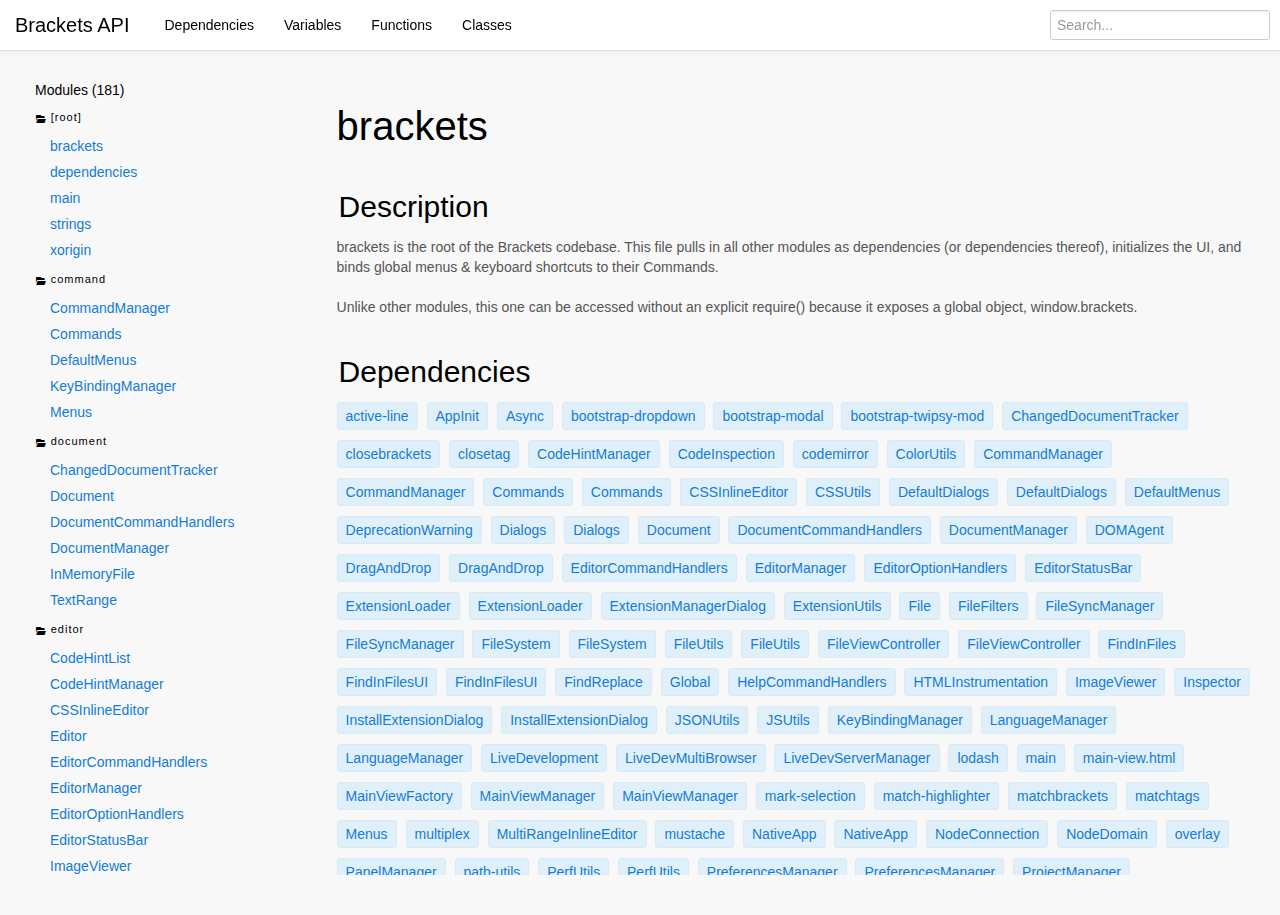
<file: brackets.io/docs/index.html>
<!DOCTYPE html>
<html>
  <head>
  <title>Redirecting...</title>
  <link rel="canonical" href="current/index.html"/>
  <meta http-equiv="content-type" content="text/html; charset=utf-8" />
  <meta http-equiv="refresh" content="0; url=current/modules/brackets.html" />
</head>

<body>
  <p><strong>Redirecting...</strong></p>
  <p><a href="current/index.html">Click here if you are not redirected.</a></p>
  <script>
    document.location.href = "current/modules/brackets.html";
  </script>
</body>
</html>
</file>
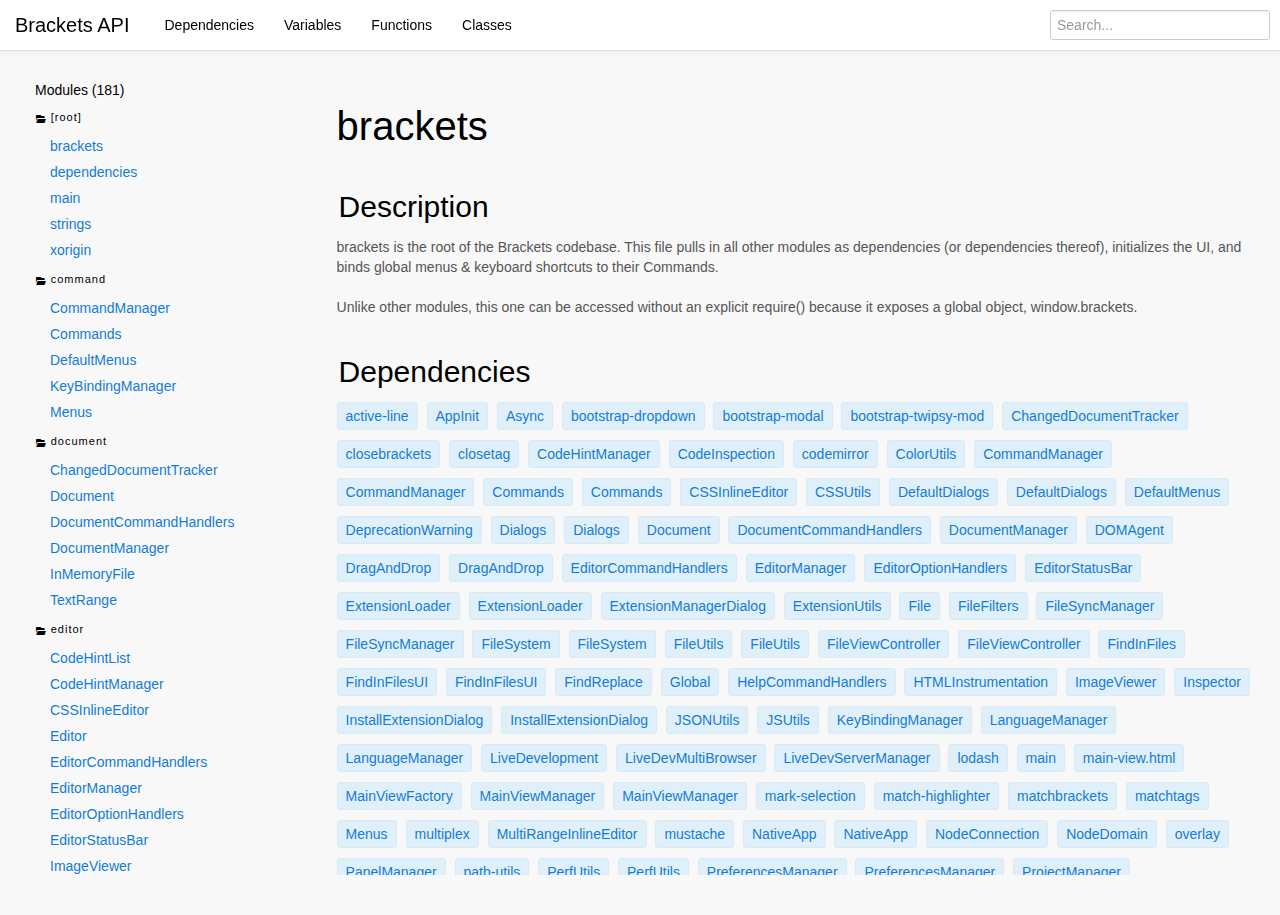
<file: brackets.io/docs/current/modules/brackets.html>
<!DOCTYPE html>
<html lang="en">
  <head>
    <title>brackets - Brackets API</title>
    <link rel="stylesheet" href="../assets/css/bootstrap.css">
    <link rel="stylesheet" href="../assets/css/typeahead.js-bootstrap.css">
    <link rel="stylesheet" href="../assets/css/font-awesome.css">
    <link rel="stylesheet" href="../assets/css/prism.css">
    <link rel="stylesheet" href="../assets/css/main.css">
    <!--[if IE 7]>
    <link rel="stylesheet" href="../assets/css/font-awesome-ie7.css">
    <![endif]-->
    <script type="text/javascript" src="../assets/js/jquery-1.9.1.js"></script>
    <script type="text/javascript" src="../assets/js/bootstrap.js"></script>
    <script type="text/javascript" src="../assets/js/typeahead.js"></script>
    <script type="text/javascript" src="../assets/js/main.js"></script>
    <script src="http://use.edgefonts.net/source-sans-pro:n3,i3,n4,i4;source-code-pro.js"></script>

    <!-- Control the Flash of Unstyled Text (or FOUT) -->
    <style type="text/css">
        .wf-loading h1, .wf-loading h2, .wf-loading h3, .wf-loading h4,
        .wf-loading h5, .wf-loading h6, .wf-loading p, .wf-loading a {
            visibility: hidden;
        }
    </style>
    
    <script>
      window.moduleLevel = "..";
    </script>
  </head>
  
  <body>
    <div class="row-fluid">
      <div class="navbar navbar-inverse navbar-fixed-top">
        <div class="navbar-inner">
          <div class="container">
            <a class="brand" href="../index.html">Brackets API</a>
            <div class="nav-collapse collapse">
              <ul class="nav">
                <li><a href="#dependencies">Dependencies</a></li>
                <li><a href="#variables">Variables</a></li>
                <li><a href="#functions">Functions</a></li>
                <li><a href="#classes">Classes</a></li>
              </ul>
            </div>
            <input class="typeahead" placeholder="Search..." type="text" >
          </div>
        </div>
      </div>    </div>
    <div class="container-fluid">
      <div class="row-fluid">
        <div class="span3">
          <div class="left-section">
            <h2 class="number-of-modules">Modules (181)</h2>
            <ul class="nav nav-list package-list">
              <li class="nav-header">
                <a href="javascript:;" class="toggle-package" data-package="package_"><i class="icon-folder-open"></i>[root]</a>
              </li>
            </ul>
            <ul id="package_" class="nav nav-list">
              <li><a href="../modules/brackets.html">brackets</a></li>
              <li><a href="../modules/dependencies.html">dependencies</a></li>
              <li><a href="../modules/main.html">main</a></li>
              <li><a href="../modules/strings.html">strings</a></li>
              <li><a href="../modules/xorigin.html">xorigin</a></li>
            </ul>
            <ul class="nav nav-list package-list">
              <li class="nav-header">
                <a href="javascript:;" class="toggle-package" data-package="package_command"><i class="icon-folder-open"></i>command</a>
              </li>
            </ul>
            <ul id="package_command" class="nav nav-list">
              <li><a href="../modules/command/CommandManager.html">CommandManager</a></li>
              <li><a href="../modules/command/Commands.html">Commands</a></li>
              <li><a href="../modules/command/DefaultMenus.html">DefaultMenus</a></li>
              <li><a href="../modules/command/KeyBindingManager.html">KeyBindingManager</a></li>
              <li><a href="../modules/command/Menus.html">Menus</a></li>
            </ul>
            <ul class="nav nav-list package-list">
              <li class="nav-header">
                <a href="javascript:;" class="toggle-package" data-package="package_document"><i class="icon-folder-open"></i>document</a>
              </li>
            </ul>
            <ul id="package_document" class="nav nav-list">
              <li><a href="../modules/document/ChangedDocumentTracker.html">ChangedDocumentTracker</a></li>
              <li><a href="../modules/document/Document.html">Document</a></li>
              <li><a href="../modules/document/DocumentCommandHandlers.html">DocumentCommandHandlers</a></li>
              <li><a href="../modules/document/DocumentManager.html">DocumentManager</a></li>
              <li><a href="../modules/document/InMemoryFile.html">InMemoryFile</a></li>
              <li><a href="../modules/document/TextRange.html">TextRange</a></li>
            </ul>
            <ul class="nav nav-list package-list">
              <li class="nav-header">
                <a href="javascript:;" class="toggle-package" data-package="package_editor"><i class="icon-folder-open"></i>editor</a>
              </li>
            </ul>
            <ul id="package_editor" class="nav nav-list">
              <li><a href="../modules/editor/CodeHintList.html">CodeHintList</a></li>
              <li><a href="../modules/editor/CodeHintManager.html">CodeHintManager</a></li>
              <li><a href="../modules/editor/CSSInlineEditor.html">CSSInlineEditor</a></li>
              <li><a href="../modules/editor/Editor.html">Editor</a></li>
              <li><a href="../modules/editor/EditorCommandHandlers.html">EditorCommandHandlers</a></li>
              <li><a href="../modules/editor/EditorManager.html">EditorManager</a></li>
              <li><a href="../modules/editor/EditorOptionHandlers.html">EditorOptionHandlers</a></li>
              <li><a href="../modules/editor/EditorStatusBar.html">EditorStatusBar</a></li>
              <li><a href="../modules/editor/ImageViewer.html">ImageViewer</a></li>
              <li><a href="../modules/editor/InlineTextEditor.html">InlineTextEditor</a></li>
              <li><a href="../modules/editor/InlineWidget.html">InlineWidget</a></li>
              <li><a href="../modules/editor/MultiRangeInlineEditor.html">MultiRangeInlineEditor</a></li>
            </ul>
            <ul class="nav nav-list package-list">
              <li class="nav-header">
                <a href="javascript:;" class="toggle-package" data-package="package_extensibility"><i class="icon-folder-open"></i>extensibility</a>
              </li>
            </ul>
            <ul id="package_extensibility" class="nav nav-list">
              <li><a href="../modules/extensibility/ExtensionManager.html">ExtensionManager</a></li>
              <li><a href="../modules/extensibility/ExtensionManagerDialog.html">ExtensionManagerDialog</a></li>
              <li><a href="../modules/extensibility/ExtensionManagerView.html">ExtensionManagerView</a></li>
              <li><a href="../modules/extensibility/ExtensionManagerViewModel.html">ExtensionManagerViewModel</a></li>
              <li><a href="../modules/extensibility/InstallExtensionDialog.html">InstallExtensionDialog</a></li>
              <li><a href="../modules/extensibility/Package.html">Package</a></li>
              <li><a href="../modules/extensibility/registry_utils.html">registry_utils</a></li>
            </ul>
            <ul class="nav nav-list package-list">
              <li class="nav-header">
                <a href="javascript:;" class="toggle-package" data-package="package_file"><i class="icon-folder-open"></i>file</a>
              </li>
            </ul>
            <ul id="package_file" class="nav nav-list">
              <li><a href="../modules/file/FileUtils.html">FileUtils</a></li>
            </ul>
            <ul class="nav nav-list package-list">
              <li class="nav-header">
                <a href="javascript:;" class="toggle-package" data-package="package_filesystem"><i class="icon-folder-open"></i>filesystem</a>
              </li>
            </ul>
            <ul id="package_filesystem" class="nav nav-list">
              <li><a href="../modules/filesystem/Directory.html">Directory</a></li>
              <li><a href="../modules/filesystem/File.html">File</a></li>
              <li><a href="../modules/filesystem/FileIndex.html">FileIndex</a></li>
              <li><a href="../modules/filesystem/FileSystem.html">FileSystem</a></li>
              <li><a href="../modules/filesystem/FileSystemEntry.html">FileSystemEntry</a></li>
              <li><a href="../modules/filesystem/FileSystemError.html">FileSystemError</a></li>
              <li><a href="../modules/filesystem/FileSystemStats.html">FileSystemStats</a></li>
              <li><a href="../modules/filesystem/WatchedRoot.html">WatchedRoot</a></li>
            </ul>
            <ul class="nav nav-list package-list">
              <li class="nav-header">
                <a href="javascript:;" class="toggle-package" data-package="package_filesystem_impls_appshell"><i class="icon-folder-open"></i>filesystem&#x2F;impls&#x2F;appshell</a>
              </li>
            </ul>
            <ul id="package_filesystem_impls_appshell" class="nav nav-list">
              <li><a href="../modules/filesystem/impls/appshell/AppshellFileSystem.html">AppshellFileSystem</a></li>
            </ul>
            <ul class="nav nav-list package-list">
              <li class="nav-header">
                <a href="javascript:;" class="toggle-package" data-package="package_filesystem_impls_appshell_node"><i class="icon-folder-open"></i>filesystem&#x2F;impls&#x2F;appshell&#x2F;node</a>
              </li>
            </ul>
            <ul id="package_filesystem_impls_appshell_node" class="nav nav-list">
              <li><a href="../modules/filesystem/impls/appshell/node/ChokidarWatcher.html">ChokidarWatcher</a></li>
              <li><a href="../modules/filesystem/impls/appshell/node/CSharpWatcher.html">CSharpWatcher</a></li>
              <li><a href="../modules/filesystem/impls/appshell/node/FileWatcherDomain.html">FileWatcherDomain</a></li>
              <li><a href="../modules/filesystem/impls/appshell/node/FileWatcherManager.html">FileWatcherManager</a></li>
            </ul>
            <ul class="nav nav-list package-list">
              <li class="nav-header">
                <a href="javascript:;" class="toggle-package" data-package="package_help"><i class="icon-folder-open"></i>help</a>
              </li>
            </ul>
            <ul id="package_help" class="nav nav-list">
              <li><a href="../modules/help/HelpCommandHandlers.html">HelpCommandHandlers</a></li>
            </ul>
            <ul class="nav nav-list package-list">
              <li class="nav-header">
                <a href="javascript:;" class="toggle-package" data-package="package_language"><i class="icon-folder-open"></i>language</a>
              </li>
            </ul>
            <ul id="package_language" class="nav nav-list">
              <li><a href="../modules/language/CodeInspection.html">CodeInspection</a></li>
              <li><a href="../modules/language/CSSUtils.html">CSSUtils</a></li>
              <li><a href="../modules/language/HTMLDOMDiff.html">HTMLDOMDiff</a></li>
              <li><a href="../modules/language/HTMLInstrumentation.html">HTMLInstrumentation</a></li>
              <li><a href="../modules/language/HTMLSimpleDOM.html">HTMLSimpleDOM</a></li>
              <li><a href="../modules/language/HTMLTokenizer.html">HTMLTokenizer</a></li>
              <li><a href="../modules/language/HTMLUtils.html">HTMLUtils</a></li>
              <li><a href="../modules/language/JSONUtils.html">JSONUtils</a></li>
              <li><a href="../modules/language/JSUtils.html">JSUtils</a></li>
              <li><a href="../modules/language/LanguageManager.html">LanguageManager</a></li>
              <li><a href="../modules/language/XMLUtils.html">XMLUtils</a></li>
            </ul>
            <ul class="nav nav-list package-list">
              <li class="nav-header">
                <a href="javascript:;" class="toggle-package" data-package="package_LiveDevelopment_Agents"><i class="icon-folder-open"></i>LiveDevelopment&#x2F;Agents</a>
              </li>
            </ul>
            <ul id="package_LiveDevelopment_Agents" class="nav nav-list">
              <li><a href="../modules/LiveDevelopment/Agents/ConsoleAgent.html">ConsoleAgent</a></li>
              <li><a href="../modules/LiveDevelopment/Agents/CSSAgent.html">CSSAgent</a></li>
              <li><a href="../modules/LiveDevelopment/Agents/DOMAgent.html">DOMAgent</a></li>
              <li><a href="../modules/LiveDevelopment/Agents/DOMHelpers.html">DOMHelpers</a></li>
              <li><a href="../modules/LiveDevelopment/Agents/DOMNode.html">DOMNode</a></li>
              <li><a href="../modules/LiveDevelopment/Agents/EditAgent.html">EditAgent</a></li>
              <li><a href="../modules/LiveDevelopment/Agents/GotoAgent.html">GotoAgent</a></li>
              <li><a href="../modules/LiveDevelopment/Agents/HighlightAgent.html">HighlightAgent</a></li>
              <li><a href="../modules/LiveDevelopment/Agents/NetworkAgent.html">NetworkAgent</a></li>
              <li><a href="../modules/LiveDevelopment/Agents/RemoteAgent.html">RemoteAgent</a></li>
              <li><a href="../modules/LiveDevelopment/Agents/RemoteFunctions.html">RemoteFunctions</a></li>
              <li><a href="../modules/LiveDevelopment/Agents/ScriptAgent.html">ScriptAgent</a></li>
            </ul>
            <ul class="nav nav-list package-list">
              <li class="nav-header">
                <a href="javascript:;" class="toggle-package" data-package="package_LiveDevelopment_Documents"><i class="icon-folder-open"></i>LiveDevelopment&#x2F;Documents</a>
              </li>
            </ul>
            <ul id="package_LiveDevelopment_Documents" class="nav nav-list">
              <li><a href="../modules/LiveDevelopment/Documents/CSSDocument.html">CSSDocument</a></li>
              <li><a href="../modules/LiveDevelopment/Documents/CSSPreprocessorDocument.html">CSSPreprocessorDocument</a></li>
              <li><a href="../modules/LiveDevelopment/Documents/HTMLDocument.html">HTMLDocument</a></li>
              <li><a href="../modules/LiveDevelopment/Documents/JSDocument.html">JSDocument</a></li>
            </ul>
            <ul class="nav nav-list package-list">
              <li class="nav-header">
                <a href="javascript:;" class="toggle-package" data-package="package_LiveDevelopment_Inspector"><i class="icon-folder-open"></i>LiveDevelopment&#x2F;Inspector</a>
              </li>
            </ul>
            <ul id="package_LiveDevelopment_Inspector" class="nav nav-list">
              <li><a href="../modules/LiveDevelopment/Inspector/Inspector.html">Inspector</a></li>
            </ul>
            <ul class="nav nav-list package-list">
              <li class="nav-header">
                <a href="javascript:;" class="toggle-package" data-package="package_LiveDevelopment"><i class="icon-folder-open"></i>LiveDevelopment</a>
              </li>
            </ul>
            <ul id="package_LiveDevelopment" class="nav nav-list">
              <li><a href="../modules/LiveDevelopment/LiveDevelopment.html">LiveDevelopment</a></li>
              <li><a href="../modules/LiveDevelopment/LiveDevelopmentUtils.html">LiveDevelopmentUtils</a></li>
              <li><a href="../modules/LiveDevelopment/LiveDevMultiBrowser.html">LiveDevMultiBrowser</a></li>
              <li><a href="../modules/LiveDevelopment/LiveDevServerManager.html">LiveDevServerManager</a></li>
              <li><a href="../modules/LiveDevelopment/main.html">main</a></li>
            </ul>
            <ul class="nav nav-list package-list">
              <li class="nav-header">
                <a href="javascript:;" class="toggle-package" data-package="package_LiveDevelopment_MultiBrowserImpl_documents"><i class="icon-folder-open"></i>LiveDevelopment&#x2F;MultiBrowserImpl&#x2F;documents</a>
              </li>
            </ul>
            <ul id="package_LiveDevelopment_MultiBrowserImpl_documents" class="nav nav-list">
              <li><a href="../modules/LiveDevelopment/MultiBrowserImpl/documents/LiveCSSDocument.html">LiveCSSDocument</a></li>
              <li><a href="../modules/LiveDevelopment/MultiBrowserImpl/documents/LiveDocument.html">LiveDocument</a></li>
              <li><a href="../modules/LiveDevelopment/MultiBrowserImpl/documents/LiveHTMLDocument.html">LiveHTMLDocument</a></li>
            </ul>
            <ul class="nav nav-list package-list">
              <li class="nav-header">
                <a href="javascript:;" class="toggle-package" data-package="package_LiveDevelopment_MultiBrowserImpl_language"><i class="icon-folder-open"></i>LiveDevelopment&#x2F;MultiBrowserImpl&#x2F;language</a>
              </li>
            </ul>
            <ul id="package_LiveDevelopment_MultiBrowserImpl_language" class="nav nav-list">
              <li><a href="../modules/LiveDevelopment/MultiBrowserImpl/language/HTMLInstrumentation.html">HTMLInstrumentation</a></li>
              <li><a href="../modules/LiveDevelopment/MultiBrowserImpl/language/HTMLSimpleDOM.html">HTMLSimpleDOM</a></li>
            </ul>
            <ul class="nav nav-list package-list">
              <li class="nav-header">
                <a href="javascript:;" class="toggle-package" data-package="package_LiveDevelopment_MultiBrowserImpl_launchers"><i class="icon-folder-open"></i>LiveDevelopment&#x2F;MultiBrowserImpl&#x2F;launchers</a>
              </li>
            </ul>
            <ul id="package_LiveDevelopment_MultiBrowserImpl_launchers" class="nav nav-list">
              <li><a href="../modules/LiveDevelopment/MultiBrowserImpl/launchers/Launcher.html">Launcher</a></li>
            </ul>
            <ul class="nav nav-list package-list">
              <li class="nav-header">
                <a href="javascript:;" class="toggle-package" data-package="package_LiveDevelopment_MultiBrowserImpl_launchers_node"><i class="icon-folder-open"></i>LiveDevelopment&#x2F;MultiBrowserImpl&#x2F;launchers&#x2F;node</a>
              </li>
            </ul>
            <ul id="package_LiveDevelopment_MultiBrowserImpl_launchers_node" class="nav nav-list">
              <li><a href="../modules/LiveDevelopment/MultiBrowserImpl/launchers/node/LauncherDomain.html">LauncherDomain</a></li>
            </ul>
            <ul class="nav nav-list package-list">
              <li class="nav-header">
                <a href="javascript:;" class="toggle-package" data-package="package_LiveDevelopment_MultiBrowserImpl_protocol"><i class="icon-folder-open"></i>LiveDevelopment&#x2F;MultiBrowserImpl&#x2F;protocol</a>
              </li>
            </ul>
            <ul id="package_LiveDevelopment_MultiBrowserImpl_protocol" class="nav nav-list">
              <li><a href="../modules/LiveDevelopment/MultiBrowserImpl/protocol/LiveDevProtocol.html">LiveDevProtocol</a></li>
            </ul>
            <ul class="nav nav-list package-list">
              <li class="nav-header">
                <a href="javascript:;" class="toggle-package" data-package="package_LiveDevelopment_MultiBrowserImpl_protocol_remote"><i class="icon-folder-open"></i>LiveDevelopment&#x2F;MultiBrowserImpl&#x2F;protocol&#x2F;remote</a>
              </li>
            </ul>
            <ul id="package_LiveDevelopment_MultiBrowserImpl_protocol_remote" class="nav nav-list">
              <li><a href="../modules/LiveDevelopment/MultiBrowserImpl/protocol/remote/DocumentObserver.html">DocumentObserver</a></li>
              <li><a href="../modules/LiveDevelopment/MultiBrowserImpl/protocol/remote/LiveDevProtocolRemote.html">LiveDevProtocolRemote</a></li>
            </ul>
            <ul class="nav nav-list package-list">
              <li class="nav-header">
                <a href="javascript:;" class="toggle-package" data-package="package_LiveDevelopment_MultiBrowserImpl_transports_node"><i class="icon-folder-open"></i>LiveDevelopment&#x2F;MultiBrowserImpl&#x2F;transports&#x2F;node</a>
              </li>
            </ul>
            <ul id="package_LiveDevelopment_MultiBrowserImpl_transports_node" class="nav nav-list">
              <li><a href="../modules/LiveDevelopment/MultiBrowserImpl/transports/node/NodeSocketTransportDomain.html">NodeSocketTransportDomain</a></li>
            </ul>
            <ul class="nav nav-list package-list">
              <li class="nav-header">
                <a href="javascript:;" class="toggle-package" data-package="package_LiveDevelopment_MultiBrowserImpl_transports"><i class="icon-folder-open"></i>LiveDevelopment&#x2F;MultiBrowserImpl&#x2F;transports</a>
              </li>
            </ul>
            <ul id="package_LiveDevelopment_MultiBrowserImpl_transports" class="nav nav-list">
              <li><a href="../modules/LiveDevelopment/MultiBrowserImpl/transports/NodeSocketTransport.html">NodeSocketTransport</a></li>
            </ul>
            <ul class="nav nav-list package-list">
              <li class="nav-header">
                <a href="javascript:;" class="toggle-package" data-package="package_LiveDevelopment_MultiBrowserImpl_transports_remote"><i class="icon-folder-open"></i>LiveDevelopment&#x2F;MultiBrowserImpl&#x2F;transports&#x2F;remote</a>
              </li>
            </ul>
            <ul id="package_LiveDevelopment_MultiBrowserImpl_transports_remote" class="nav nav-list">
              <li><a href="../modules/LiveDevelopment/MultiBrowserImpl/transports/remote/NodeSocketTransportRemote.html">NodeSocketTransportRemote</a></li>
            </ul>
            <ul class="nav nav-list package-list">
              <li class="nav-header">
                <a href="javascript:;" class="toggle-package" data-package="package_LiveDevelopment_Servers"><i class="icon-folder-open"></i>LiveDevelopment&#x2F;Servers</a>
              </li>
            </ul>
            <ul id="package_LiveDevelopment_Servers" class="nav nav-list">
              <li><a href="../modules/LiveDevelopment/Servers/BaseServer.html">BaseServer</a></li>
              <li><a href="../modules/LiveDevelopment/Servers/FileServer.html">FileServer</a></li>
              <li><a href="../modules/LiveDevelopment/Servers/UserServer.html">UserServer</a></li>
            </ul>
            <ul class="nav nav-list package-list">
              <li class="nav-header">
                <a href="javascript:;" class="toggle-package" data-package="package_LiveDevelopment_transports_node"><i class="icon-folder-open"></i>LiveDevelopment&#x2F;transports&#x2F;node</a>
              </li>
            </ul>
            <ul id="package_LiveDevelopment_transports_node" class="nav nav-list">
              <li><a href="../modules/LiveDevelopment/transports/node/WebSocketTransportDomain.html">WebSocketTransportDomain</a></li>
            </ul>
            <ul class="nav nav-list package-list">
              <li class="nav-header">
                <a href="javascript:;" class="toggle-package" data-package="package_LiveDevelopment_transports"><i class="icon-folder-open"></i>LiveDevelopment&#x2F;transports</a>
              </li>
            </ul>
            <ul id="package_LiveDevelopment_transports" class="nav nav-list">
              <li><a href="../modules/LiveDevelopment/transports/WebSocketTransport.html">WebSocketTransport</a></li>
            </ul>
            <ul class="nav nav-list package-list">
              <li class="nav-header">
                <a href="javascript:;" class="toggle-package" data-package="package_preferences"><i class="icon-folder-open"></i>preferences</a>
              </li>
            </ul>
            <ul id="package_preferences" class="nav nav-list">
              <li><a href="../modules/preferences/PreferencesBase.html">PreferencesBase</a></li>
              <li><a href="../modules/preferences/PreferencesDialogs.html">PreferencesDialogs</a></li>
              <li><a href="../modules/preferences/PreferencesImpl.html">PreferencesImpl</a></li>
              <li><a href="../modules/preferences/PreferencesManager.html">PreferencesManager</a></li>
            </ul>
            <ul class="nav nav-list package-list">
              <li class="nav-header">
                <a href="javascript:;" class="toggle-package" data-package="package_project"><i class="icon-folder-open"></i>project</a>
              </li>
            </ul>
            <ul id="package_project" class="nav nav-list">
              <li><a href="../modules/project/FileSyncManager.html">FileSyncManager</a></li>
              <li><a href="../modules/project/FileTreeView.html">FileTreeView</a></li>
              <li><a href="../modules/project/FileTreeViewModel.html">FileTreeViewModel</a></li>
              <li><a href="../modules/project/FileViewController.html">FileViewController</a></li>
              <li><a href="../modules/project/ProjectManager.html">ProjectManager</a></li>
              <li><a href="../modules/project/ProjectModel.html">ProjectModel</a></li>
              <li><a href="../modules/project/SidebarView.html">SidebarView</a></li>
              <li><a href="../modules/project/WorkingSetSort.html">WorkingSetSort</a></li>
              <li><a href="../modules/project/WorkingSetView.html">WorkingSetView</a></li>
            </ul>
            <ul class="nav nav-list package-list">
              <li class="nav-header">
                <a href="javascript:;" class="toggle-package" data-package="package_search"><i class="icon-folder-open"></i>search</a>
              </li>
            </ul>
            <ul id="package_search" class="nav nav-list">
              <li><a href="../modules/search/FileFilters.html">FileFilters</a></li>
              <li><a href="../modules/search/FindBar.html">FindBar</a></li>
              <li><a href="../modules/search/FindInFiles.html">FindInFiles</a></li>
              <li><a href="../modules/search/FindInFilesUI.html">FindInFilesUI</a></li>
              <li><a href="../modules/search/FindReplace.html">FindReplace</a></li>
              <li><a href="../modules/search/FindUtils.html">FindUtils</a></li>
              <li><a href="../modules/search/QuickOpen.html">QuickOpen</a></li>
              <li><a href="../modules/search/QuickOpenHelper.html">QuickOpenHelper</a></li>
              <li><a href="../modules/search/QuickSearchField.html">QuickSearchField</a></li>
              <li><a href="../modules/search/ScrollTrackMarkers.html">ScrollTrackMarkers</a></li>
              <li><a href="../modules/search/SearchModel.html">SearchModel</a></li>
              <li><a href="../modules/search/SearchResultsView.html">SearchResultsView</a></li>
            </ul>
            <ul class="nav nav-list package-list">
              <li class="nav-header">
                <a href="javascript:;" class="toggle-package" data-package="package_search_node"><i class="icon-folder-open"></i>search&#x2F;node</a>
              </li>
            </ul>
            <ul id="package_search_node" class="nav nav-list">
              <li><a href="../modules/search/node/FindInFilesDomain.html">FindInFilesDomain</a></li>
            </ul>
            <ul class="nav nav-list package-list">
              <li class="nav-header">
                <a href="javascript:;" class="toggle-package" data-package="package_utils"><i class="icon-folder-open"></i>utils</a>
              </li>
            </ul>
            <ul id="package_utils" class="nav nav-list">
              <li><a href="../modules/utils/AnimationUtils.html">AnimationUtils</a></li>
              <li><a href="../modules/utils/AppInit.html">AppInit</a></li>
              <li><a href="../modules/utils/Async.html">Async</a></li>
              <li><a href="../modules/utils/BuildInfoUtils.html">BuildInfoUtils</a></li>
              <li><a href="../modules/utils/ColorUtils.html">ColorUtils</a></li>
              <li><a href="../modules/utils/Compatibility.html">Compatibility</a></li>
              <li><a href="../modules/utils/DeprecationWarning.html">DeprecationWarning</a></li>
              <li><a href="../modules/utils/DragAndDrop.html">DragAndDrop</a></li>
              <li><a href="../modules/utils/DropdownEventHandler.html">DropdownEventHandler</a></li>
              <li><a href="../modules/utils/EventDispatcher.html">EventDispatcher</a></li>
              <li><a href="../modules/utils/ExtensionLoader.html">ExtensionLoader</a></li>
              <li><a href="../modules/utils/ExtensionUtils.html">ExtensionUtils</a></li>
              <li><a href="../modules/utils/Global.html">Global</a></li>
              <li><a href="../modules/utils/HealthLogger.html">HealthLogger</a></li>
              <li><a href="../modules/utils/KeyEvent.html">KeyEvent</a></li>
              <li><a href="../modules/utils/LocalizationUtils.html">LocalizationUtils</a></li>
              <li><a href="../modules/utils/NativeApp.html">NativeApp</a></li>
              <li><a href="../modules/utils/NodeConnection.html">NodeConnection</a></li>
              <li><a href="../modules/utils/NodeDomain.html">NodeDomain</a></li>
              <li><a href="../modules/utils/PerfUtils.html">PerfUtils</a></li>
              <li><a href="../modules/utils/Resizer.html">Resizer</a></li>
              <li><a href="../modules/utils/ShellAPI.html">ShellAPI</a></li>
              <li><a href="../modules/utils/StringMatch.html">StringMatch</a></li>
              <li><a href="../modules/utils/StringUtils.html">StringUtils</a></li>
              <li><a href="../modules/utils/TokenUtils.html">TokenUtils</a></li>
              <li><a href="../modules/utils/UpdateNotification.html">UpdateNotification</a></li>
              <li><a href="../modules/utils/UrlParams.html">UrlParams</a></li>
              <li><a href="../modules/utils/ValidationUtils.html">ValidationUtils</a></li>
              <li><a href="../modules/utils/ViewUtils.html">ViewUtils</a></li>
            </ul>
            <ul class="nav nav-list package-list">
              <li class="nav-header">
                <a href="javascript:;" class="toggle-package" data-package="package_view"><i class="icon-folder-open"></i>view</a>
              </li>
            </ul>
            <ul id="package_view" class="nav nav-list">
              <li><a href="../modules/view/MainViewFactory.html">MainViewFactory</a></li>
              <li><a href="../modules/view/MainViewManager.html">MainViewManager</a></li>
              <li><a href="../modules/view/Pane.html">Pane</a></li>
              <li><a href="../modules/view/PanelManager.html">PanelManager</a></li>
              <li><a href="../modules/view/ThemeManager.html">ThemeManager</a></li>
              <li><a href="../modules/view/ThemeSettings.html">ThemeSettings</a></li>
              <li><a href="../modules/view/ThemeView.html">ThemeView</a></li>
              <li><a href="../modules/view/ViewCommandHandlers.html">ViewCommandHandlers</a></li>
              <li><a href="../modules/view/ViewStateManager.html">ViewStateManager</a></li>
              <li><a href="../modules/view/WorkspaceManager.html">WorkspaceManager</a></li>
            </ul>
            <ul class="nav nav-list package-list">
              <li class="nav-header">
                <a href="javascript:;" class="toggle-package" data-package="package_widgets"><i class="icon-folder-open"></i>widgets</a>
              </li>
            </ul>
            <ul id="package_widgets" class="nav nav-list">
              <li><a href="../modules/widgets/bootstrap-alerts.html">bootstrap-alerts</a></li>
              <li><a href="../modules/widgets/bootstrap-button.html">bootstrap-button</a></li>
              <li><a href="../modules/widgets/bootstrap-dropdown.html">bootstrap-dropdown</a></li>
              <li><a href="../modules/widgets/bootstrap-modal.html">bootstrap-modal</a></li>
              <li><a href="../modules/widgets/bootstrap-popover.html">bootstrap-popover</a></li>
              <li><a href="../modules/widgets/bootstrap-scrollspy.html">bootstrap-scrollspy</a></li>
              <li><a href="../modules/widgets/bootstrap-tab.html">bootstrap-tab</a></li>
              <li><a href="../modules/widgets/bootstrap-tooltip.html">bootstrap-tooltip</a></li>
              <li><a href="../modules/widgets/bootstrap-twipsy-mod.html">bootstrap-twipsy-mod</a></li>
              <li><a href="../modules/widgets/DefaultDialogs.html">DefaultDialogs</a></li>
              <li><a href="../modules/widgets/Dialogs.html">Dialogs</a></li>
              <li><a href="../modules/widgets/DropdownButton.html">DropdownButton</a></li>
              <li><a href="../modules/widgets/ModalBar.html">ModalBar</a></li>
              <li><a href="../modules/widgets/PopUpManager.html">PopUpManager</a></li>
              <li><a href="../modules/widgets/StatusBar.html">StatusBar</a></li>
            </ul>
          </div>
        </div>
        <div class="module span9">
<h1>brackets</h1>


<section class="description">
    <h3>Description</h3>
    
    <div><p>brackets is the root of the Brackets codebase. This file pulls in all other modules as
dependencies (or dependencies thereof), initializes the UI, and binds global menus &amp; keyboard
shortcuts to their Commands.</p>
<p>Unlike other modules, this one can be accessed without an explicit require() because it exposes
a global object, window.brackets.</p>
</div>
    
</section>

<section id="dependencies">
    <h3>Dependencies</h3>

    <ul class="nav nav-list">
        <li><a href="../modules/thirdparty/CodeMirror/addon/selection/active-line.html">active-line</a></li>
        <li><a href="../modules/utils/AppInit.html">AppInit</a></li>
        <li><a href="../modules/utils/Async.html">Async</a></li>
        <li><a href="../modules/widgets/bootstrap-dropdown.html">bootstrap-dropdown</a></li>
        <li><a href="../modules/widgets/bootstrap-modal.html">bootstrap-modal</a></li>
        <li><a href="../modules/widgets/bootstrap-twipsy-mod.html">bootstrap-twipsy-mod</a></li>
        <li><a href="../modules/document/ChangedDocumentTracker.html">ChangedDocumentTracker</a></li>
        <li><a href="../modules/thirdparty/CodeMirror/addon/edit/closebrackets.html">closebrackets</a></li>
        <li><a href="../modules/thirdparty/CodeMirror/addon/edit/closetag.html">closetag</a></li>
        <li><a href="../modules/editor/CodeHintManager.html">CodeHintManager</a></li>
        <li><a href="../modules/language/CodeInspection.html">CodeInspection</a></li>
        <li><a href="../modules/thirdparty/CodeMirror/lib/codemirror.html">codemirror</a></li>
        <li><a href="../modules/utils/ColorUtils.html">ColorUtils</a></li>
        <li><a href="../modules/command/CommandManager.html">CommandManager</a></li>
        <li><a href="../modules/command/CommandManager.html">CommandManager</a></li>
        <li><a href="../modules/command/Commands.html">Commands</a></li>
        <li><a href="../modules/command/Commands.html">Commands</a></li>
        <li><a href="../modules/editor/CSSInlineEditor.html">CSSInlineEditor</a></li>
        <li><a href="../modules/language/CSSUtils.html">CSSUtils</a></li>
        <li><a href="../modules/widgets/DefaultDialogs.html">DefaultDialogs</a></li>
        <li><a href="../modules/widgets/DefaultDialogs.html">DefaultDialogs</a></li>
        <li><a href="../modules/command/DefaultMenus.html">DefaultMenus</a></li>
        <li><a href="../modules/utils/DeprecationWarning.html">DeprecationWarning</a></li>
        <li><a href="../modules/widgets/Dialogs.html">Dialogs</a></li>
        <li><a href="../modules/widgets/Dialogs.html">Dialogs</a></li>
        <li><a href="../modules/document/Document.html">Document</a></li>
        <li><a href="../modules/document/DocumentCommandHandlers.html">DocumentCommandHandlers</a></li>
        <li><a href="../modules/document/DocumentManager.html">DocumentManager</a></li>
        <li><a href="../modules/LiveDevelopment/Agents/DOMAgent.html">DOMAgent</a></li>
        <li><a href="../modules/utils/DragAndDrop.html">DragAndDrop</a></li>
        <li><a href="../modules/utils/DragAndDrop.html">DragAndDrop</a></li>
        <li><a href="../modules/editor/EditorCommandHandlers.html">EditorCommandHandlers</a></li>
        <li><a href="../modules/editor/EditorManager.html">EditorManager</a></li>
        <li><a href="../modules/editor/EditorOptionHandlers.html">EditorOptionHandlers</a></li>
        <li><a href="../modules/editor/EditorStatusBar.html">EditorStatusBar</a></li>
        <li><a href="../modules/utils/ExtensionLoader.html">ExtensionLoader</a></li>
        <li><a href="../modules/utils/ExtensionLoader.html">ExtensionLoader</a></li>
        <li><a href="../modules/extensibility/ExtensionManagerDialog.html">ExtensionManagerDialog</a></li>
        <li><a href="../modules/utils/ExtensionUtils.html">ExtensionUtils</a></li>
        <li><a href="../modules/filesystem/File.html">File</a></li>
        <li><a href="../modules/search/FileFilters.html">FileFilters</a></li>
        <li><a href="../modules/project/FileSyncManager.html">FileSyncManager</a></li>
        <li><a href="../modules/project/FileSyncManager.html">FileSyncManager</a></li>
        <li><a href="../modules/filesystem/FileSystem.html">FileSystem</a></li>
        <li><a href="../modules/filesystem/FileSystem.html">FileSystem</a></li>
        <li><a href="../modules/file/FileUtils.html">FileUtils</a></li>
        <li><a href="../modules/file/FileUtils.html">FileUtils</a></li>
        <li><a href="../modules/project/FileViewController.html">FileViewController</a></li>
        <li><a href="../modules/project/FileViewController.html">FileViewController</a></li>
        <li><a href="../modules/search/FindInFiles.html">FindInFiles</a></li>
        <li><a href="../modules/search/FindInFilesUI.html">FindInFilesUI</a></li>
        <li><a href="../modules/search/FindInFilesUI.html">FindInFilesUI</a></li>
        <li><a href="../modules/search/FindReplace.html">FindReplace</a></li>
        <li><a href="../modules/utils/Global.html">Global</a></li>
        <li><a href="../modules/help/HelpCommandHandlers.html">HelpCommandHandlers</a></li>
        <li><a href="../modules/language/HTMLInstrumentation.html">HTMLInstrumentation</a></li>
        <li><a href="../modules/editor/ImageViewer.html">ImageViewer</a></li>
        <li><a href="../modules/LiveDevelopment/Inspector/Inspector.html">Inspector</a></li>
        <li><a href="../modules/extensibility/InstallExtensionDialog.html">InstallExtensionDialog</a></li>
        <li><a href="../modules/extensibility/InstallExtensionDialog.html">InstallExtensionDialog</a></li>
        <li><a href="../modules/language/JSONUtils.html">JSONUtils</a></li>
        <li><a href="../modules/language/JSUtils.html">JSUtils</a></li>
        <li><a href="../modules/command/KeyBindingManager.html">KeyBindingManager</a></li>
        <li><a href="../modules/language/LanguageManager.html">LanguageManager</a></li>
        <li><a href="../modules/language/LanguageManager.html">LanguageManager</a></li>
        <li><a href="../modules/LiveDevelopment/LiveDevelopment.html">LiveDevelopment</a></li>
        <li><a href="../modules/LiveDevelopment/LiveDevMultiBrowser.html">LiveDevMultiBrowser</a></li>
        <li><a href="../modules/LiveDevelopment/LiveDevServerManager.html">LiveDevServerManager</a></li>
        <li><a href="../modules/thirdparty/lodash.html">lodash</a></li>
        <li><a href="../modules/LiveDevelopment/main.html">main</a></li>
        <li><a href="../modules/text!htmlContent/main-view.html.html">main-view.html</a></li>
        <li><a href="../modules/view/MainViewFactory.html">MainViewFactory</a></li>
        <li><a href="../modules/view/MainViewManager.html">MainViewManager</a></li>
        <li><a href="../modules/view/MainViewManager.html">MainViewManager</a></li>
        <li><a href="../modules/thirdparty/CodeMirror/addon/selection/mark-selection.html">mark-selection</a></li>
        <li><a href="../modules/thirdparty/CodeMirror/addon/search/match-highlighter.html">match-highlighter</a></li>
        <li><a href="../modules/thirdparty/CodeMirror/addon/edit/matchbrackets.html">matchbrackets</a></li>
        <li><a href="../modules/thirdparty/CodeMirror/addon/edit/matchtags.html">matchtags</a></li>
        <li><a href="../modules/command/Menus.html">Menus</a></li>
        <li><a href="../modules/thirdparty/CodeMirror/addon/mode/multiplex.html">multiplex</a></li>
        <li><a href="../modules/editor/MultiRangeInlineEditor.html">MultiRangeInlineEditor</a></li>
        <li><a href="../modules/thirdparty/mustache/mustache.html">mustache</a></li>
        <li><a href="../modules/utils/NativeApp.html">NativeApp</a></li>
        <li><a href="../modules/utils/NativeApp.html">NativeApp</a></li>
        <li><a href="../modules/utils/NodeConnection.html">NodeConnection</a></li>
        <li><a href="../modules/utils/NodeDomain.html">NodeDomain</a></li>
        <li><a href="../modules/thirdparty/CodeMirror/addon/mode/overlay.html">overlay</a></li>
        <li><a href="../modules/view/PanelManager.html">PanelManager</a></li>
        <li><a href="../modules/thirdparty/path-utils/path-utils.html">path-utils</a></li>
        <li><a href="../modules/utils/PerfUtils.html">PerfUtils</a></li>
        <li><a href="../modules/utils/PerfUtils.html">PerfUtils</a></li>
        <li><a href="../modules/preferences/PreferencesManager.html">PreferencesManager</a></li>
        <li><a href="../modules/preferences/PreferencesManager.html">PreferencesManager</a></li>
        <li><a href="../modules/project/ProjectManager.html">ProjectManager</a></li>
        <li><a href="../modules/project/ProjectManager.html">ProjectManager</a></li>
        <li><a href="../modules/search/QuickOpen.html">QuickOpen</a></li>
        <li><a href="../modules/search/QuickOpenHelper.html">QuickOpenHelper</a></li>
        <li><a href="../modules/LiveDevelopment/Agents/RemoteAgent.html">RemoteAgent</a></li>
        <li><a href="../modules/utils/Resizer.html">Resizer</a></li>
        <li><a href="../modules/thirdparty/CodeMirror/addon/scroll/scrollpastend.html">scrollpastend</a></li>
        <li><a href="../modules/search/ScrollTrackMarkers.html">ScrollTrackMarkers</a></li>
        <li><a href="../modules/thirdparty/CodeMirror/addon/search/searchcursor.html">searchcursor</a></li>
        <li><a href="../modules/project/SidebarView.html">SidebarView</a></li>
        <li><a href="../modules/thirdparty/CodeMirror/addon/mode/simple.html">simple</a></li>
        <li><a href="../modules/strings.html">strings</a></li>
        <li><a href="../modules/thirdparty/CodeMirror/keymap/sublime.html">sublime</a></li>
        <li><a href="../modules/view/ThemeManager.html">ThemeManager</a></li>
        <li><a href="../modules/utils/UpdateNotification.html">UpdateNotification</a></li>
        <li><a href="../modules/utils/UpdateNotification.html">UpdateNotification</a></li>
        <li><a href="../modules/utils/UrlParams.html">UrlParams</a></li>
        <li><a href="../modules/view/ViewCommandHandlers.html">ViewCommandHandlers</a></li>
        <li><a href="../modules/project/WorkingSetSort.html">WorkingSetSort</a></li>
        <li><a href="../modules/project/WorkingSetView.html">WorkingSetView</a></li>
        <li><a href="../modules/thirdparty/CodeMirror/addon/fold/xml-fold.html">xml-fold</a></li>
        <li><a href="../modules/language/XMLUtils.html">XMLUtils</a></li>
    </ul>

</section>

<section id="functions">

    <h3>Functions 
<label class="checkbox">
    <input class="toggle-public" type="checkbox"> Show Private Members
</label>    </h3>

<div class="member private">

<span class="pull-right scope">
    Private
    
</span>
    <h4>
        _beforeHTMLReady 
        <a class="anchor" href="#-_beforeHTMLReady" id="-_beforeHTMLReady"><span class="icon-link"></span></a>
    </h4>

    
    <div class="description"><p>Setup event handlers prior to dispatching AppInit.HTML_READY</p>
</div>
    
<dl>
</dl><dl>
</dl>
<dl>
<dl><button class="btn btn-small show-code">Show code</button>
<pre class="code language-javascript"><code class="language-javascript">    function _beforeHTMLReady() {
        &#x2F;&#x2F; Add the platform (mac, win or linux) to the body tag so we can have platform-specific CSS rules
        $(&quot;body&quot;).addClass(&quot;platform-&quot; + brackets.platform);

        &#x2F;&#x2F; Browser-hosted version may also have different CSS (e.g. since &#39;#titlebar&#39; is shown)
        if (brackets.inBrowser) {
            $(&quot;body&quot;).addClass(&quot;in-browser&quot;);
        } else {
            $(&quot;body&quot;).addClass(&quot;in-appshell&quot;);
        }

        &#x2F;&#x2F; Enable&#x2F;Disable HTML Menus
        if (brackets.nativeMenus) {
            $(&quot;body&quot;).addClass(&quot;has-appshell-menus&quot;);
        } else {
            &#x2F;&#x2F; (issue #5310) workaround for bootstrap dropdown: prevent the menu item to grab
            &#x2F;&#x2F; the focus -- override jquery focus implementation for top-level menu items
            (function () {
                var defaultFocus = $.fn.focus;
                $.fn.focus = function () {
                    if (!this.hasClass(&quot;dropdown-toggle&quot;)) {
                        return defaultFocus.apply(this, arguments);
                    }
                };
            }());
        }

        &#x2F;&#x2F; Localize MainViewHTML and inject into &lt;BODY&gt; tag
        $(&quot;body&quot;).html(Mustache.render(MainViewHTML, { shouldAddAA: (brackets.platform === &quot;mac&quot;), Strings: Strings }));

        &#x2F;&#x2F; Update title
        $(&quot;title&quot;).text(brackets.config.app_title);

        &#x2F;&#x2F; Respond to dragging &amp; dropping files&#x2F;folders onto the window by opening them. If we don&#39;t respond
        &#x2F;&#x2F; to these events, the file would load in place of the Brackets UI
        DragAndDrop.attachHandlers();

        &#x2F;&#x2F; TODO: (issue 269) to support IE, need to listen to document instead (and even then it may not work when focus is in an input field?)
        $(window).focus(function () {
            &#x2F;&#x2F; This call to syncOpenDocuments() *should* be a no-op now that we have
            &#x2F;&#x2F; file watchers, but is still here as a safety net.
            FileSyncManager.syncOpenDocuments();
        });

        &#x2F;&#x2F; Prevent unhandled middle button clicks from triggering native behavior
        &#x2F;&#x2F; Example: activating AutoScroll (see #510)
        $(&quot;html&quot;).on(&quot;mousedown&quot;, &quot;.inline-widget&quot;, function (e) {
            if (e.button === 1) {
                e.preventDefault();
            }
        });

        &#x2F;&#x2F; The .no-focus style is added to clickable elements that should
        &#x2F;&#x2F; not steal focus. Calling preventDefault() on mousedown prevents
        &#x2F;&#x2F; focus from going to the click target.
        $(&quot;html&quot;).on(&quot;mousedown&quot;, &quot;.no-focus&quot;, function (e) {
            &#x2F;&#x2F; Text fields should always be focusable.
            var $target = $(e.target),
                isFormElement =
                    $target.is(&quot;input&quot;) ||
                    $target.is(&quot;textarea&quot;) ||
                    $target.is(&quot;select&quot;);

            if (!isFormElement) {
                e.preventDefault();
            }
        });

        &#x2F;&#x2F; Prevent clicks on any link from navigating to a different page (which could lose unsaved
        &#x2F;&#x2F; changes). We can&#39;t use a simple .on(&quot;click&quot;, &quot;a&quot;) because of http:&#x2F;&#x2F;bugs.jquery.com&#x2F;ticket&#x2F;3861:
        &#x2F;&#x2F; jQuery hides non-left clicks from such event handlers, yet middle-clicks still cause CEF to
        &#x2F;&#x2F; navigate. Also, a capture handler is more reliable than bubble.
        window.document.body.addEventListener(&quot;click&quot;, function (e) {
            &#x2F;&#x2F; Check parents too, in case link has inline formatting tags
            var node = e.target, url;
            while (node) {
                if (node.tagName === &quot;A&quot;) {
                    url = node.getAttribute(&quot;href&quot;);
                    if (url &amp;&amp; !url.match(&#x2F;^#&#x2F;)) {
                        NativeApp.openURLInDefaultBrowser(url);
                    }
                    e.preventDefault();
                    break;
                }
                node = node.parentElement;
            }
        }, true);

        &#x2F;&#x2F; Prevent extensions from using window.open() to insecurely load untrusted web content
        var real_windowOpen = window.open;
        window.open = function (url) {
            &#x2F;&#x2F; Allow file:&#x2F;&#x2F; URLs, relative URLs (implicitly file: also), and about:blank
            if (!url.match(&#x2F;^file:\&#x2F;\&#x2F;&#x2F;) &amp;&amp; !url.match(&#x2F;^about:blank&#x2F;) &amp;&amp; url.indexOf(&quot;:&quot;) !== -1) {
                throw new Error(&quot;Brackets-shell is not a secure general purpose web browser. Use NativeApp.openURLInDefaultBrowser() to open URLs in the user&#39;s main browser&quot;);
            }
            return real_windowOpen.apply(window, arguments);
        };

        &#x2F;&#x2F; jQuery patch to shim deprecated usage of $() on EventDispatchers
        var DefaultCtor = jQuery.fn.init;
        jQuery.fn.init = function (firstArg, secondArg) {
            var jQObject = new DefaultCtor(firstArg, secondArg);

            &#x2F;&#x2F; Is this a Brackets EventDispatcher object? (not a DOM node or other object)
            if (firstArg &amp;&amp; firstArg._EventDispatcher) {
                &#x2F;&#x2F; Patch the jQ wrapper object so it calls EventDispatcher&#39;s APIs instead of jQuery&#39;s
                jQObject.on  = firstArg.on.bind(firstArg);
                jQObject.one = firstArg.one.bind(firstArg);
                jQObject.off = firstArg.off.bind(firstArg);
                &#x2F;&#x2F; Don&#39;t offer legacy support for trigger()&#x2F;triggerHandler() on core model objects; extensions
                &#x2F;&#x2F; shouldn&#39;t be doing that anyway since it&#39;s basically poking at private API

                &#x2F;&#x2F; Console warning, since $() is deprecated for EventDispatcher objects
                &#x2F;&#x2F; (pass true to only print once per caller, and index 4 since the extension caller is deeper in the stack than usual)
                DeprecationWarning.deprecationWarning(&quot;Deprecated: Do not use $().on&#x2F;off() on Brackets modules and model objects. Call on()&#x2F;off() directly on the object without a $() wrapper.&quot;, true, 4);
            }
            return jQObject;
        };
    }

    &#x2F;&#x2F; Wait for view state to load.
    var viewStateTimer = PerfUtils.markStart(&quot;User viewstate loading&quot;);
    PreferencesManager._smUserScopeLoading.always(function () {
        PerfUtils.addMeasurement(viewStateTimer);
        &#x2F;&#x2F; Dispatch htmlReady event
        _beforeHTMLReady();
        AppInit._dispatchReady(AppInit.HTML_READY);
        $(window.document).ready(_onReady);
    });
});</code></pre></div><div class="member private">

<span class="pull-right scope">
    Private
    
</span>
    <h4>
        _initTest 
        <a class="anchor" href="#-_initTest" id="-_initTest"><span class="icon-link"></span></a>
    </h4>

    
    <div class="description"><p>Setup test object</p>
</div>
    
<dl>
</dl><dl>
</dl>
<dl>
<dl><button class="btn btn-small show-code">Show code</button>
<pre class="code language-javascript"><code class="language-javascript">    function _initTest() {
        &#x2F;&#x2F; TODO: (issue #265) Make sure the &quot;test&quot; object is not included in final builds
        &#x2F;&#x2F; All modules that need to be tested from the context of the application
        &#x2F;&#x2F; must to be added to this object. The unit tests cannot just pull
        &#x2F;&#x2F; in the modules since they would run in context of the unit test window,
        &#x2F;&#x2F; and would not have access to the app html&#x2F;css.
        brackets.test = {
            CodeHintManager         : require(&quot;editor&#x2F;CodeHintManager&quot;),
            CodeInspection          : require(&quot;language&#x2F;CodeInspection&quot;),
            CommandManager          : require(&quot;command&#x2F;CommandManager&quot;),
            Commands                : require(&quot;command&#x2F;Commands&quot;),
            CSSUtils                : require(&quot;language&#x2F;CSSUtils&quot;),
            DefaultDialogs          : require(&quot;widgets&#x2F;DefaultDialogs&quot;),
            Dialogs                 : require(&quot;widgets&#x2F;Dialogs&quot;),
            DocumentCommandHandlers : require(&quot;document&#x2F;DocumentCommandHandlers&quot;),
            DocumentManager         : require(&quot;document&#x2F;DocumentManager&quot;),
            DocumentModule          : require(&quot;document&#x2F;Document&quot;),
            DOMAgent                : require(&quot;LiveDevelopment&#x2F;Agents&#x2F;DOMAgent&quot;),
            DragAndDrop             : require(&quot;utils&#x2F;DragAndDrop&quot;),
            EditorManager           : require(&quot;editor&#x2F;EditorManager&quot;),
            ExtensionLoader         : require(&quot;utils&#x2F;ExtensionLoader&quot;),
            ExtensionUtils          : require(&quot;utils&#x2F;ExtensionUtils&quot;),
            File                    : require(&quot;filesystem&#x2F;File&quot;),
            FileFilters             : require(&quot;search&#x2F;FileFilters&quot;),
            FileSyncManager         : require(&quot;project&#x2F;FileSyncManager&quot;),
            FileSystem              : require(&quot;filesystem&#x2F;FileSystem&quot;),
            FileUtils               : require(&quot;file&#x2F;FileUtils&quot;),
            FileViewController      : require(&quot;project&#x2F;FileViewController&quot;),
            FindInFiles             : require(&quot;search&#x2F;FindInFiles&quot;),
            FindInFilesUI           : require(&quot;search&#x2F;FindInFilesUI&quot;),
            HTMLInstrumentation     : require(&quot;language&#x2F;HTMLInstrumentation&quot;),
            Inspector               : require(&quot;LiveDevelopment&#x2F;Inspector&#x2F;Inspector&quot;),
            InstallExtensionDialog  : require(&quot;extensibility&#x2F;InstallExtensionDialog&quot;),
            JSUtils                 : require(&quot;language&#x2F;JSUtils&quot;),
            KeyBindingManager       : require(&quot;command&#x2F;KeyBindingManager&quot;),
            LanguageManager         : require(&quot;language&#x2F;LanguageManager&quot;),
            LiveDevelopment         : require(&quot;LiveDevelopment&#x2F;LiveDevelopment&quot;),
            LiveDevMultiBrowser     : require(&quot;LiveDevelopment&#x2F;LiveDevMultiBrowser&quot;),
            LiveDevServerManager    : require(&quot;LiveDevelopment&#x2F;LiveDevServerManager&quot;),
            MainViewFactory         : require(&quot;view&#x2F;MainViewFactory&quot;),
            MainViewManager         : require(&quot;view&#x2F;MainViewManager&quot;),
            Menus                   : require(&quot;command&#x2F;Menus&quot;),
            MultiRangeInlineEditor  : require(&quot;editor&#x2F;MultiRangeInlineEditor&quot;).MultiRangeInlineEditor,
            NativeApp               : require(&quot;utils&#x2F;NativeApp&quot;),
            PerfUtils               : require(&quot;utils&#x2F;PerfUtils&quot;),
            PreferencesManager      : require(&quot;preferences&#x2F;PreferencesManager&quot;),
            ProjectManager          : require(&quot;project&#x2F;ProjectManager&quot;),
            RemoteAgent             : require(&quot;LiveDevelopment&#x2F;Agents&#x2F;RemoteAgent&quot;),
            ScrollTrackMarkers      : require(&quot;search&#x2F;ScrollTrackMarkers&quot;),
            UpdateNotification      : require(&quot;utils&#x2F;UpdateNotification&quot;),
            WorkingSetView          : require(&quot;project&#x2F;WorkingSetView&quot;),
            doneLoading             : false
        };

        AppInit.appReady(function () {
            brackets.test.doneLoading = true;
        });
    }</code></pre></div><div class="member private">

<span class="pull-right scope">
    Private
    
</span>
    <h4>
        _onReady 
        <a class="anchor" href="#-_onReady" id="-_onReady"><span class="icon-link"></span></a>
    </h4>

    
    <div class="description"><p>Setup Brackets</p>
</div>
    
<dl>
</dl><dl>
</dl>
<dl>
<dl><button class="btn btn-small show-code">Show code</button>
<pre class="code language-javascript"><code class="language-javascript">    function _onReady() {
        PerfUtils.addMeasurement(&quot;window.document Ready&quot;);

        &#x2F;&#x2F; Let the user know Brackets doesn&#39;t run in a web browser yet
        if (brackets.inBrowser) {
            Dialogs.showModalDialog(
                DefaultDialogs.DIALOG_ID_ERROR,
                Strings.ERROR_IN_BROWSER_TITLE,
                Strings.ERROR_IN_BROWSER
            );
        }

        &#x2F;&#x2F; Use quiet scrollbars if we aren&#39;t on Lion. If we&#39;re on Lion, only
        &#x2F;&#x2F; use native scroll bars when the mouse is not plugged in or when
        &#x2F;&#x2F; using the &quot;Always&quot; scroll bar setting.
        var osxMatch = &#x2F;Mac OS X 10\D([\d+])\D&#x2F;.exec(window.navigator.userAgent);
        if (osxMatch &amp;&amp; osxMatch[1] &amp;&amp; Number(osxMatch[1]) &gt;= 7) {
            &#x2F;&#x2F; test a scrolling div for scrollbars
            var $testDiv = $(&quot;&lt;div style=&#39;position:fixed;left:-50px;width:50px;height:50px;overflow:auto;&#39;&gt;&lt;div style=&#39;width:100px;height:100px;&#39;&#x2F;&gt;&lt;&#x2F;div&gt;&quot;).appendTo(window.document.body);

            if ($testDiv.outerWidth() === $testDiv.get(0).clientWidth) {
                $(&quot;.sidebar&quot;).removeClass(&quot;quiet-scrollbars&quot;);
            }

            $testDiv.remove();
        }

        &#x2F;&#x2F; Load default languages and preferences
        Async.waitForAll([LanguageManager.ready, PreferencesManager.ready]).always(function () {
            &#x2F;&#x2F; Load all extensions. This promise will complete even if one or more
            &#x2F;&#x2F; extensions fail to load.
            var extensionPathOverride = params.get(&quot;extensions&quot;);  &#x2F;&#x2F; used by unit tests
            var extensionLoaderPromise = ExtensionLoader.init(extensionPathOverride ? extensionPathOverride.split(&quot;,&quot;) : null);

            &#x2F;&#x2F; Load the initial project after extensions have loaded
            extensionLoaderPromise.always(function () {
               &#x2F;&#x2F; Signal that extensions are loaded
                AppInit._dispatchReady(AppInit.EXTENSIONS_LOADED);

                &#x2F;&#x2F; Finish UI initialization
                ViewCommandHandlers.restoreFontSize();
                var initialProjectPath = ProjectManager.getInitialProjectPath();
                ProjectManager.openProject(initialProjectPath).always(function () {
                    _initTest();

                    &#x2F;&#x2F; If this is the first launch, and we have an index.html file in the project folder (which should be
                    &#x2F;&#x2F; the samples folder on first launch), open it automatically. (We explicitly check for the
                    &#x2F;&#x2F; samples folder in case this is the first time we&#39;re launching Brackets after upgrading from
                    &#x2F;&#x2F; an old version that might not have set the &quot;afterFirstLaunch&quot; pref.)
                    var deferred = new $.Deferred();

                    if (!params.get(&quot;skipSampleProjectLoad&quot;) &amp;&amp; !PreferencesManager.getViewState(&quot;afterFirstLaunch&quot;)) {
                        PreferencesManager.setViewState(&quot;afterFirstLaunch&quot;, &quot;true&quot;);
                        if (ProjectManager.isWelcomeProjectPath(initialProjectPath)) {
                            FileSystem.resolve(initialProjectPath + &quot;index.html&quot;, function (err, file) {
                                if (!err) {
                                    var promise = CommandManager.execute(Commands.CMD_ADD_TO_WORKINGSET_AND_OPEN, { fullPath: file.fullPath });
                                    promise.then(deferred.resolve, deferred.reject);
                                } else {
                                    deferred.reject();
                                }
                            });
                        } else {
                            deferred.resolve();
                        }
                    } else {
                        deferred.resolve();
                    }

                    deferred.always(function () {
                        &#x2F;&#x2F; Signal that Brackets is loaded
                        AppInit._dispatchReady(AppInit.APP_READY);

                        PerfUtils.addMeasurement(&quot;Application Startup&quot;);

                        if (PreferencesManager._isUserScopeCorrupt()) {
                            var userPrefFullPath = PreferencesManager.getUserPrefFile();
                            &#x2F;&#x2F; user scope can get corrupt only if the file exists, is readable,
                            &#x2F;&#x2F; but malformed. no need to check for its existance.
                            var info = MainViewManager.findInAllWorkingSets(userPrefFullPath);
                            var paneId;
                            if (info.length) {
                                paneId = info[0].paneId;
                            }
                            FileViewController.openFileAndAddToWorkingSet(userPrefFullPath, paneId)
                                .done(function () {
                                    Dialogs.showModalDialog(
                                        DefaultDialogs.DIALOG_ID_ERROR,
                                        Strings.ERROR_PREFS_CORRUPT_TITLE,
                                        Strings.ERROR_PREFS_CORRUPT
                                    ).done(function () {
                                        &#x2F;&#x2F; give the focus back to the editor with the pref file
                                        MainViewManager.focusActivePane();
                                    });
                                });
                        }

                    });

                    &#x2F;&#x2F; See if any startup files were passed to the application
                    if (brackets.app.getPendingFilesToOpen) {
                        brackets.app.getPendingFilesToOpen(function (err, paths) {
                            DragAndDrop.openDroppedFiles(paths);
                        });
                    }
                });
            });
        });

        &#x2F;&#x2F; Check for updates
        if (!brackets.inBrowser &amp;&amp; !params.get(&quot;skipUpdateCheck&quot;)) {
            AppInit.appReady(function () {
                &#x2F;&#x2F; launches periodic checks for updates cca every 24 hours
                UpdateNotification.launchAutomaticUpdate();
            });
        }
    }</code></pre></div>
</section>

        </div>
      </div>
    </div>

    <script type="text/javascript" src="../assets/js/prism.js"></script>
  </body>
</html>
</file>
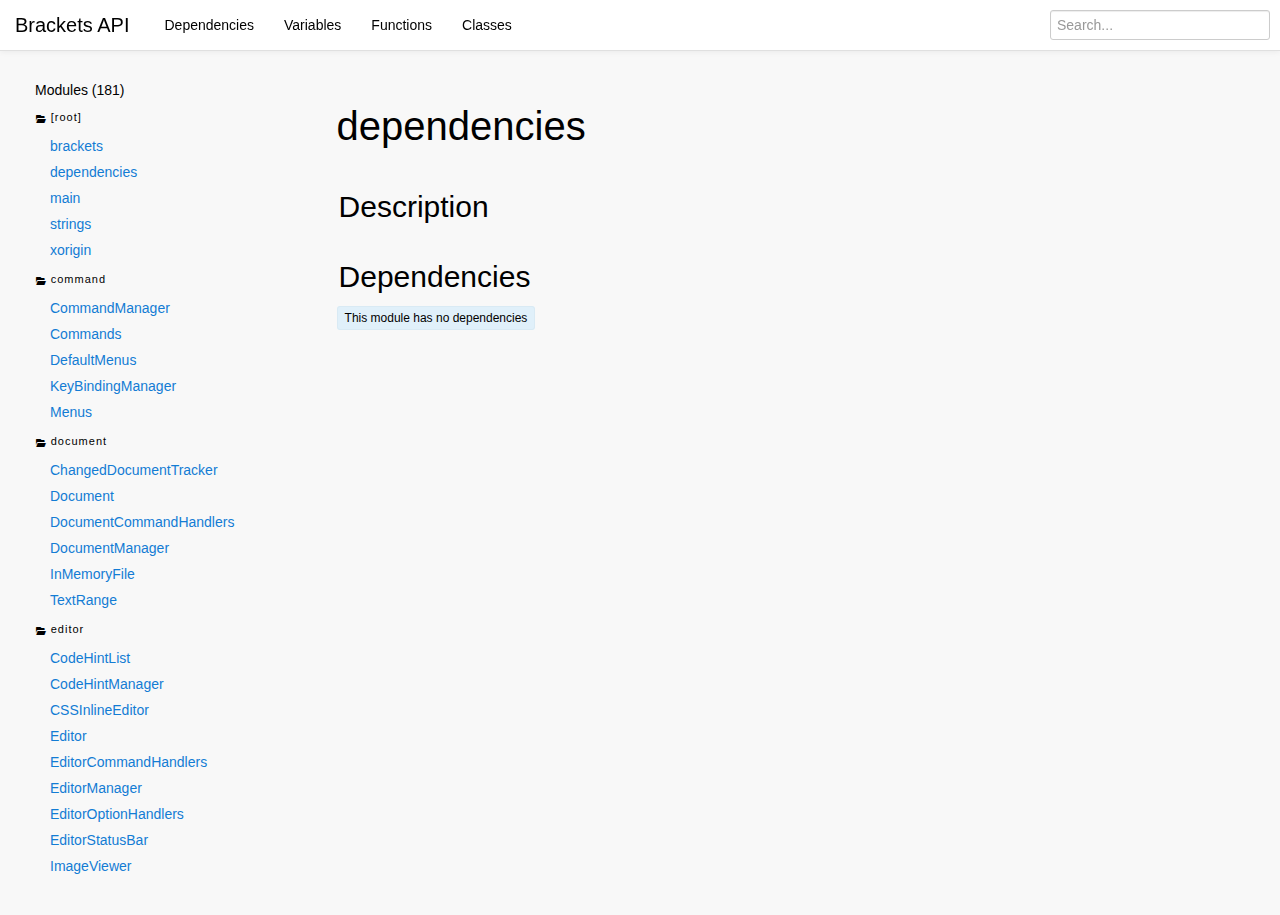
<file: brackets.io/docs/current/modules/dependencies.html>
<!DOCTYPE html>
<html lang="en">
  <head>
    <title>dependencies - Brackets API</title>
    <link rel="stylesheet" href="../assets/css/bootstrap.css">
    <link rel="stylesheet" href="../assets/css/typeahead.js-bootstrap.css">
    <link rel="stylesheet" href="../assets/css/font-awesome.css">
    <link rel="stylesheet" href="../assets/css/prism.css">
    <link rel="stylesheet" href="../assets/css/main.css">
    <!--[if IE 7]>
    <link rel="stylesheet" href="../assets/css/font-awesome-ie7.css">
    <![endif]-->
    <script type="text/javascript" src="../assets/js/jquery-1.9.1.js"></script>
    <script type="text/javascript" src="../assets/js/bootstrap.js"></script>
    <script type="text/javascript" src="../assets/js/typeahead.js"></script>
    <script type="text/javascript" src="../assets/js/main.js"></script>
    <script src="http://use.edgefonts.net/source-sans-pro:n3,i3,n4,i4;source-code-pro.js"></script>

    <!-- Control the Flash of Unstyled Text (or FOUT) -->
    <style type="text/css">
        .wf-loading h1, .wf-loading h2, .wf-loading h3, .wf-loading h4,
        .wf-loading h5, .wf-loading h6, .wf-loading p, .wf-loading a {
            visibility: hidden;
        }
    </style>
    
    <script>
      window.moduleLevel = "..";
    </script>
  </head>
  
  <body>
    <div class="row-fluid">
      <div class="navbar navbar-inverse navbar-fixed-top">
        <div class="navbar-inner">
          <div class="container">
            <a class="brand" href="../index.html">Brackets API</a>
            <div class="nav-collapse collapse">
              <ul class="nav">
                <li><a href="#dependencies">Dependencies</a></li>
                <li><a href="#variables">Variables</a></li>
                <li><a href="#functions">Functions</a></li>
                <li><a href="#classes">Classes</a></li>
              </ul>
            </div>
            <input class="typeahead" placeholder="Search..." type="text" >
          </div>
        </div>
      </div>    </div>
    <div class="container-fluid">
      <div class="row-fluid">
        <div class="span3">
          <div class="left-section">
            <h2 class="number-of-modules">Modules (181)</h2>
            <ul class="nav nav-list package-list">
              <li class="nav-header">
                <a href="javascript:;" class="toggle-package" data-package="package_"><i class="icon-folder-open"></i>[root]</a>
              </li>
            </ul>
            <ul id="package_" class="nav nav-list">
              <li><a href="../modules/brackets.html">brackets</a></li>
              <li><a href="../modules/dependencies.html">dependencies</a></li>
              <li><a href="../modules/main.html">main</a></li>
              <li><a href="../modules/strings.html">strings</a></li>
              <li><a href="../modules/xorigin.html">xorigin</a></li>
            </ul>
            <ul class="nav nav-list package-list">
              <li class="nav-header">
                <a href="javascript:;" class="toggle-package" data-package="package_command"><i class="icon-folder-open"></i>command</a>
              </li>
            </ul>
            <ul id="package_command" class="nav nav-list">
              <li><a href="../modules/command/CommandManager.html">CommandManager</a></li>
              <li><a href="../modules/command/Commands.html">Commands</a></li>
              <li><a href="../modules/command/DefaultMenus.html">DefaultMenus</a></li>
              <li><a href="../modules/command/KeyBindingManager.html">KeyBindingManager</a></li>
              <li><a href="../modules/command/Menus.html">Menus</a></li>
            </ul>
            <ul class="nav nav-list package-list">
              <li class="nav-header">
                <a href="javascript:;" class="toggle-package" data-package="package_document"><i class="icon-folder-open"></i>document</a>
              </li>
            </ul>
            <ul id="package_document" class="nav nav-list">
              <li><a href="../modules/document/ChangedDocumentTracker.html">ChangedDocumentTracker</a></li>
              <li><a href="../modules/document/Document.html">Document</a></li>
              <li><a href="../modules/document/DocumentCommandHandlers.html">DocumentCommandHandlers</a></li>
              <li><a href="../modules/document/DocumentManager.html">DocumentManager</a></li>
              <li><a href="../modules/document/InMemoryFile.html">InMemoryFile</a></li>
              <li><a href="../modules/document/TextRange.html">TextRange</a></li>
            </ul>
            <ul class="nav nav-list package-list">
              <li class="nav-header">
                <a href="javascript:;" class="toggle-package" data-package="package_editor"><i class="icon-folder-open"></i>editor</a>
              </li>
            </ul>
            <ul id="package_editor" class="nav nav-list">
              <li><a href="../modules/editor/CodeHintList.html">CodeHintList</a></li>
              <li><a href="../modules/editor/CodeHintManager.html">CodeHintManager</a></li>
              <li><a href="../modules/editor/CSSInlineEditor.html">CSSInlineEditor</a></li>
              <li><a href="../modules/editor/Editor.html">Editor</a></li>
              <li><a href="../modules/editor/EditorCommandHandlers.html">EditorCommandHandlers</a></li>
              <li><a href="../modules/editor/EditorManager.html">EditorManager</a></li>
              <li><a href="../modules/editor/EditorOptionHandlers.html">EditorOptionHandlers</a></li>
              <li><a href="../modules/editor/EditorStatusBar.html">EditorStatusBar</a></li>
              <li><a href="../modules/editor/ImageViewer.html">ImageViewer</a></li>
              <li><a href="../modules/editor/InlineTextEditor.html">InlineTextEditor</a></li>
              <li><a href="../modules/editor/InlineWidget.html">InlineWidget</a></li>
              <li><a href="../modules/editor/MultiRangeInlineEditor.html">MultiRangeInlineEditor</a></li>
            </ul>
            <ul class="nav nav-list package-list">
              <li class="nav-header">
                <a href="javascript:;" class="toggle-package" data-package="package_extensibility"><i class="icon-folder-open"></i>extensibility</a>
              </li>
            </ul>
            <ul id="package_extensibility" class="nav nav-list">
              <li><a href="../modules/extensibility/ExtensionManager.html">ExtensionManager</a></li>
              <li><a href="../modules/extensibility/ExtensionManagerDialog.html">ExtensionManagerDialog</a></li>
              <li><a href="../modules/extensibility/ExtensionManagerView.html">ExtensionManagerView</a></li>
              <li><a href="../modules/extensibility/ExtensionManagerViewModel.html">ExtensionManagerViewModel</a></li>
              <li><a href="../modules/extensibility/InstallExtensionDialog.html">InstallExtensionDialog</a></li>
              <li><a href="../modules/extensibility/Package.html">Package</a></li>
              <li><a href="../modules/extensibility/registry_utils.html">registry_utils</a></li>
            </ul>
            <ul class="nav nav-list package-list">
              <li class="nav-header">
                <a href="javascript:;" class="toggle-package" data-package="package_file"><i class="icon-folder-open"></i>file</a>
              </li>
            </ul>
            <ul id="package_file" class="nav nav-list">
              <li><a href="../modules/file/FileUtils.html">FileUtils</a></li>
            </ul>
            <ul class="nav nav-list package-list">
              <li class="nav-header">
                <a href="javascript:;" class="toggle-package" data-package="package_filesystem"><i class="icon-folder-open"></i>filesystem</a>
              </li>
            </ul>
            <ul id="package_filesystem" class="nav nav-list">
              <li><a href="../modules/filesystem/Directory.html">Directory</a></li>
              <li><a href="../modules/filesystem/File.html">File</a></li>
              <li><a href="../modules/filesystem/FileIndex.html">FileIndex</a></li>
              <li><a href="../modules/filesystem/FileSystem.html">FileSystem</a></li>
              <li><a href="../modules/filesystem/FileSystemEntry.html">FileSystemEntry</a></li>
              <li><a href="../modules/filesystem/FileSystemError.html">FileSystemError</a></li>
              <li><a href="../modules/filesystem/FileSystemStats.html">FileSystemStats</a></li>
              <li><a href="../modules/filesystem/WatchedRoot.html">WatchedRoot</a></li>
            </ul>
            <ul class="nav nav-list package-list">
              <li class="nav-header">
                <a href="javascript:;" class="toggle-package" data-package="package_filesystem_impls_appshell"><i class="icon-folder-open"></i>filesystem&#x2F;impls&#x2F;appshell</a>
              </li>
            </ul>
            <ul id="package_filesystem_impls_appshell" class="nav nav-list">
              <li><a href="../modules/filesystem/impls/appshell/AppshellFileSystem.html">AppshellFileSystem</a></li>
            </ul>
            <ul class="nav nav-list package-list">
              <li class="nav-header">
                <a href="javascript:;" class="toggle-package" data-package="package_filesystem_impls_appshell_node"><i class="icon-folder-open"></i>filesystem&#x2F;impls&#x2F;appshell&#x2F;node</a>
              </li>
            </ul>
            <ul id="package_filesystem_impls_appshell_node" class="nav nav-list">
              <li><a href="../modules/filesystem/impls/appshell/node/ChokidarWatcher.html">ChokidarWatcher</a></li>
              <li><a href="../modules/filesystem/impls/appshell/node/CSharpWatcher.html">CSharpWatcher</a></li>
              <li><a href="../modules/filesystem/impls/appshell/node/FileWatcherDomain.html">FileWatcherDomain</a></li>
              <li><a href="../modules/filesystem/impls/appshell/node/FileWatcherManager.html">FileWatcherManager</a></li>
            </ul>
            <ul class="nav nav-list package-list">
              <li class="nav-header">
                <a href="javascript:;" class="toggle-package" data-package="package_help"><i class="icon-folder-open"></i>help</a>
              </li>
            </ul>
            <ul id="package_help" class="nav nav-list">
              <li><a href="../modules/help/HelpCommandHandlers.html">HelpCommandHandlers</a></li>
            </ul>
            <ul class="nav nav-list package-list">
              <li class="nav-header">
                <a href="javascript:;" class="toggle-package" data-package="package_language"><i class="icon-folder-open"></i>language</a>
              </li>
            </ul>
            <ul id="package_language" class="nav nav-list">
              <li><a href="../modules/language/CodeInspection.html">CodeInspection</a></li>
              <li><a href="../modules/language/CSSUtils.html">CSSUtils</a></li>
              <li><a href="../modules/language/HTMLDOMDiff.html">HTMLDOMDiff</a></li>
              <li><a href="../modules/language/HTMLInstrumentation.html">HTMLInstrumentation</a></li>
              <li><a href="../modules/language/HTMLSimpleDOM.html">HTMLSimpleDOM</a></li>
              <li><a href="../modules/language/HTMLTokenizer.html">HTMLTokenizer</a></li>
              <li><a href="../modules/language/HTMLUtils.html">HTMLUtils</a></li>
              <li><a href="../modules/language/JSONUtils.html">JSONUtils</a></li>
              <li><a href="../modules/language/JSUtils.html">JSUtils</a></li>
              <li><a href="../modules/language/LanguageManager.html">LanguageManager</a></li>
              <li><a href="../modules/language/XMLUtils.html">XMLUtils</a></li>
            </ul>
            <ul class="nav nav-list package-list">
              <li class="nav-header">
                <a href="javascript:;" class="toggle-package" data-package="package_LiveDevelopment_Agents"><i class="icon-folder-open"></i>LiveDevelopment&#x2F;Agents</a>
              </li>
            </ul>
            <ul id="package_LiveDevelopment_Agents" class="nav nav-list">
              <li><a href="../modules/LiveDevelopment/Agents/ConsoleAgent.html">ConsoleAgent</a></li>
              <li><a href="../modules/LiveDevelopment/Agents/CSSAgent.html">CSSAgent</a></li>
              <li><a href="../modules/LiveDevelopment/Agents/DOMAgent.html">DOMAgent</a></li>
              <li><a href="../modules/LiveDevelopment/Agents/DOMHelpers.html">DOMHelpers</a></li>
              <li><a href="../modules/LiveDevelopment/Agents/DOMNode.html">DOMNode</a></li>
              <li><a href="../modules/LiveDevelopment/Agents/EditAgent.html">EditAgent</a></li>
              <li><a href="../modules/LiveDevelopment/Agents/GotoAgent.html">GotoAgent</a></li>
              <li><a href="../modules/LiveDevelopment/Agents/HighlightAgent.html">HighlightAgent</a></li>
              <li><a href="../modules/LiveDevelopment/Agents/NetworkAgent.html">NetworkAgent</a></li>
              <li><a href="../modules/LiveDevelopment/Agents/RemoteAgent.html">RemoteAgent</a></li>
              <li><a href="../modules/LiveDevelopment/Agents/RemoteFunctions.html">RemoteFunctions</a></li>
              <li><a href="../modules/LiveDevelopment/Agents/ScriptAgent.html">ScriptAgent</a></li>
            </ul>
            <ul class="nav nav-list package-list">
              <li class="nav-header">
                <a href="javascript:;" class="toggle-package" data-package="package_LiveDevelopment_Documents"><i class="icon-folder-open"></i>LiveDevelopment&#x2F;Documents</a>
              </li>
            </ul>
            <ul id="package_LiveDevelopment_Documents" class="nav nav-list">
              <li><a href="../modules/LiveDevelopment/Documents/CSSDocument.html">CSSDocument</a></li>
              <li><a href="../modules/LiveDevelopment/Documents/CSSPreprocessorDocument.html">CSSPreprocessorDocument</a></li>
              <li><a href="../modules/LiveDevelopment/Documents/HTMLDocument.html">HTMLDocument</a></li>
              <li><a href="../modules/LiveDevelopment/Documents/JSDocument.html">JSDocument</a></li>
            </ul>
            <ul class="nav nav-list package-list">
              <li class="nav-header">
                <a href="javascript:;" class="toggle-package" data-package="package_LiveDevelopment_Inspector"><i class="icon-folder-open"></i>LiveDevelopment&#x2F;Inspector</a>
              </li>
            </ul>
            <ul id="package_LiveDevelopment_Inspector" class="nav nav-list">
              <li><a href="../modules/LiveDevelopment/Inspector/Inspector.html">Inspector</a></li>
            </ul>
            <ul class="nav nav-list package-list">
              <li class="nav-header">
                <a href="javascript:;" class="toggle-package" data-package="package_LiveDevelopment"><i class="icon-folder-open"></i>LiveDevelopment</a>
              </li>
            </ul>
            <ul id="package_LiveDevelopment" class="nav nav-list">
              <li><a href="../modules/LiveDevelopment/LiveDevelopment.html">LiveDevelopment</a></li>
              <li><a href="../modules/LiveDevelopment/LiveDevelopmentUtils.html">LiveDevelopmentUtils</a></li>
              <li><a href="../modules/LiveDevelopment/LiveDevMultiBrowser.html">LiveDevMultiBrowser</a></li>
              <li><a href="../modules/LiveDevelopment/LiveDevServerManager.html">LiveDevServerManager</a></li>
              <li><a href="../modules/LiveDevelopment/main.html">main</a></li>
            </ul>
            <ul class="nav nav-list package-list">
              <li class="nav-header">
                <a href="javascript:;" class="toggle-package" data-package="package_LiveDevelopment_MultiBrowserImpl_documents"><i class="icon-folder-open"></i>LiveDevelopment&#x2F;MultiBrowserImpl&#x2F;documents</a>
              </li>
            </ul>
            <ul id="package_LiveDevelopment_MultiBrowserImpl_documents" class="nav nav-list">
              <li><a href="../modules/LiveDevelopment/MultiBrowserImpl/documents/LiveCSSDocument.html">LiveCSSDocument</a></li>
              <li><a href="../modules/LiveDevelopment/MultiBrowserImpl/documents/LiveDocument.html">LiveDocument</a></li>
              <li><a href="../modules/LiveDevelopment/MultiBrowserImpl/documents/LiveHTMLDocument.html">LiveHTMLDocument</a></li>
            </ul>
            <ul class="nav nav-list package-list">
              <li class="nav-header">
                <a href="javascript:;" class="toggle-package" data-package="package_LiveDevelopment_MultiBrowserImpl_language"><i class="icon-folder-open"></i>LiveDevelopment&#x2F;MultiBrowserImpl&#x2F;language</a>
              </li>
            </ul>
            <ul id="package_LiveDevelopment_MultiBrowserImpl_language" class="nav nav-list">
              <li><a href="../modules/LiveDevelopment/MultiBrowserImpl/language/HTMLInstrumentation.html">HTMLInstrumentation</a></li>
              <li><a href="../modules/LiveDevelopment/MultiBrowserImpl/language/HTMLSimpleDOM.html">HTMLSimpleDOM</a></li>
            </ul>
            <ul class="nav nav-list package-list">
              <li class="nav-header">
                <a href="javascript:;" class="toggle-package" data-package="package_LiveDevelopment_MultiBrowserImpl_launchers"><i class="icon-folder-open"></i>LiveDevelopment&#x2F;MultiBrowserImpl&#x2F;launchers</a>
              </li>
            </ul>
            <ul id="package_LiveDevelopment_MultiBrowserImpl_launchers" class="nav nav-list">
              <li><a href="../modules/LiveDevelopment/MultiBrowserImpl/launchers/Launcher.html">Launcher</a></li>
            </ul>
            <ul class="nav nav-list package-list">
              <li class="nav-header">
                <a href="javascript:;" class="toggle-package" data-package="package_LiveDevelopment_MultiBrowserImpl_launchers_node"><i class="icon-folder-open"></i>LiveDevelopment&#x2F;MultiBrowserImpl&#x2F;launchers&#x2F;node</a>
              </li>
            </ul>
            <ul id="package_LiveDevelopment_MultiBrowserImpl_launchers_node" class="nav nav-list">
              <li><a href="../modules/LiveDevelopment/MultiBrowserImpl/launchers/node/LauncherDomain.html">LauncherDomain</a></li>
            </ul>
            <ul class="nav nav-list package-list">
              <li class="nav-header">
                <a href="javascript:;" class="toggle-package" data-package="package_LiveDevelopment_MultiBrowserImpl_protocol"><i class="icon-folder-open"></i>LiveDevelopment&#x2F;MultiBrowserImpl&#x2F;protocol</a>
              </li>
            </ul>
            <ul id="package_LiveDevelopment_MultiBrowserImpl_protocol" class="nav nav-list">
              <li><a href="../modules/LiveDevelopment/MultiBrowserImpl/protocol/LiveDevProtocol.html">LiveDevProtocol</a></li>
            </ul>
            <ul class="nav nav-list package-list">
              <li class="nav-header">
                <a href="javascript:;" class="toggle-package" data-package="package_LiveDevelopment_MultiBrowserImpl_protocol_remote"><i class="icon-folder-open"></i>LiveDevelopment&#x2F;MultiBrowserImpl&#x2F;protocol&#x2F;remote</a>
              </li>
            </ul>
            <ul id="package_LiveDevelopment_MultiBrowserImpl_protocol_remote" class="nav nav-list">
              <li><a href="../modules/LiveDevelopment/MultiBrowserImpl/protocol/remote/DocumentObserver.html">DocumentObserver</a></li>
              <li><a href="../modules/LiveDevelopment/MultiBrowserImpl/protocol/remote/LiveDevProtocolRemote.html">LiveDevProtocolRemote</a></li>
            </ul>
            <ul class="nav nav-list package-list">
              <li class="nav-header">
                <a href="javascript:;" class="toggle-package" data-package="package_LiveDevelopment_MultiBrowserImpl_transports_node"><i class="icon-folder-open"></i>LiveDevelopment&#x2F;MultiBrowserImpl&#x2F;transports&#x2F;node</a>
              </li>
            </ul>
            <ul id="package_LiveDevelopment_MultiBrowserImpl_transports_node" class="nav nav-list">
              <li><a href="../modules/LiveDevelopment/MultiBrowserImpl/transports/node/NodeSocketTransportDomain.html">NodeSocketTransportDomain</a></li>
            </ul>
            <ul class="nav nav-list package-list">
              <li class="nav-header">
                <a href="javascript:;" class="toggle-package" data-package="package_LiveDevelopment_MultiBrowserImpl_transports"><i class="icon-folder-open"></i>LiveDevelopment&#x2F;MultiBrowserImpl&#x2F;transports</a>
              </li>
            </ul>
            <ul id="package_LiveDevelopment_MultiBrowserImpl_transports" class="nav nav-list">
              <li><a href="../modules/LiveDevelopment/MultiBrowserImpl/transports/NodeSocketTransport.html">NodeSocketTransport</a></li>
            </ul>
            <ul class="nav nav-list package-list">
              <li class="nav-header">
                <a href="javascript:;" class="toggle-package" data-package="package_LiveDevelopment_MultiBrowserImpl_transports_remote"><i class="icon-folder-open"></i>LiveDevelopment&#x2F;MultiBrowserImpl&#x2F;transports&#x2F;remote</a>
              </li>
            </ul>
            <ul id="package_LiveDevelopment_MultiBrowserImpl_transports_remote" class="nav nav-list">
              <li><a href="../modules/LiveDevelopment/MultiBrowserImpl/transports/remote/NodeSocketTransportRemote.html">NodeSocketTransportRemote</a></li>
            </ul>
            <ul class="nav nav-list package-list">
              <li class="nav-header">
                <a href="javascript:;" class="toggle-package" data-package="package_LiveDevelopment_Servers"><i class="icon-folder-open"></i>LiveDevelopment&#x2F;Servers</a>
              </li>
            </ul>
            <ul id="package_LiveDevelopment_Servers" class="nav nav-list">
              <li><a href="../modules/LiveDevelopment/Servers/BaseServer.html">BaseServer</a></li>
              <li><a href="../modules/LiveDevelopment/Servers/FileServer.html">FileServer</a></li>
              <li><a href="../modules/LiveDevelopment/Servers/UserServer.html">UserServer</a></li>
            </ul>
            <ul class="nav nav-list package-list">
              <li class="nav-header">
                <a href="javascript:;" class="toggle-package" data-package="package_LiveDevelopment_transports_node"><i class="icon-folder-open"></i>LiveDevelopment&#x2F;transports&#x2F;node</a>
              </li>
            </ul>
            <ul id="package_LiveDevelopment_transports_node" class="nav nav-list">
              <li><a href="../modules/LiveDevelopment/transports/node/WebSocketTransportDomain.html">WebSocketTransportDomain</a></li>
            </ul>
            <ul class="nav nav-list package-list">
              <li class="nav-header">
                <a href="javascript:;" class="toggle-package" data-package="package_LiveDevelopment_transports"><i class="icon-folder-open"></i>LiveDevelopment&#x2F;transports</a>
              </li>
            </ul>
            <ul id="package_LiveDevelopment_transports" class="nav nav-list">
              <li><a href="../modules/LiveDevelopment/transports/WebSocketTransport.html">WebSocketTransport</a></li>
            </ul>
            <ul class="nav nav-list package-list">
              <li class="nav-header">
                <a href="javascript:;" class="toggle-package" data-package="package_preferences"><i class="icon-folder-open"></i>preferences</a>
              </li>
            </ul>
            <ul id="package_preferences" class="nav nav-list">
              <li><a href="../modules/preferences/PreferencesBase.html">PreferencesBase</a></li>
              <li><a href="../modules/preferences/PreferencesDialogs.html">PreferencesDialogs</a></li>
              <li><a href="../modules/preferences/PreferencesImpl.html">PreferencesImpl</a></li>
              <li><a href="../modules/preferences/PreferencesManager.html">PreferencesManager</a></li>
            </ul>
            <ul class="nav nav-list package-list">
              <li class="nav-header">
                <a href="javascript:;" class="toggle-package" data-package="package_project"><i class="icon-folder-open"></i>project</a>
              </li>
            </ul>
            <ul id="package_project" class="nav nav-list">
              <li><a href="../modules/project/FileSyncManager.html">FileSyncManager</a></li>
              <li><a href="../modules/project/FileTreeView.html">FileTreeView</a></li>
              <li><a href="../modules/project/FileTreeViewModel.html">FileTreeViewModel</a></li>
              <li><a href="../modules/project/FileViewController.html">FileViewController</a></li>
              <li><a href="../modules/project/ProjectManager.html">ProjectManager</a></li>
              <li><a href="../modules/project/ProjectModel.html">ProjectModel</a></li>
              <li><a href="../modules/project/SidebarView.html">SidebarView</a></li>
              <li><a href="../modules/project/WorkingSetSort.html">WorkingSetSort</a></li>
              <li><a href="../modules/project/WorkingSetView.html">WorkingSetView</a></li>
            </ul>
            <ul class="nav nav-list package-list">
              <li class="nav-header">
                <a href="javascript:;" class="toggle-package" data-package="package_search"><i class="icon-folder-open"></i>search</a>
              </li>
            </ul>
            <ul id="package_search" class="nav nav-list">
              <li><a href="../modules/search/FileFilters.html">FileFilters</a></li>
              <li><a href="../modules/search/FindBar.html">FindBar</a></li>
              <li><a href="../modules/search/FindInFiles.html">FindInFiles</a></li>
              <li><a href="../modules/search/FindInFilesUI.html">FindInFilesUI</a></li>
              <li><a href="../modules/search/FindReplace.html">FindReplace</a></li>
              <li><a href="../modules/search/FindUtils.html">FindUtils</a></li>
              <li><a href="../modules/search/QuickOpen.html">QuickOpen</a></li>
              <li><a href="../modules/search/QuickOpenHelper.html">QuickOpenHelper</a></li>
              <li><a href="../modules/search/QuickSearchField.html">QuickSearchField</a></li>
              <li><a href="../modules/search/ScrollTrackMarkers.html">ScrollTrackMarkers</a></li>
              <li><a href="../modules/search/SearchModel.html">SearchModel</a></li>
              <li><a href="../modules/search/SearchResultsView.html">SearchResultsView</a></li>
            </ul>
            <ul class="nav nav-list package-list">
              <li class="nav-header">
                <a href="javascript:;" class="toggle-package" data-package="package_search_node"><i class="icon-folder-open"></i>search&#x2F;node</a>
              </li>
            </ul>
            <ul id="package_search_node" class="nav nav-list">
              <li><a href="../modules/search/node/FindInFilesDomain.html">FindInFilesDomain</a></li>
            </ul>
            <ul class="nav nav-list package-list">
              <li class="nav-header">
                <a href="javascript:;" class="toggle-package" data-package="package_utils"><i class="icon-folder-open"></i>utils</a>
              </li>
            </ul>
            <ul id="package_utils" class="nav nav-list">
              <li><a href="../modules/utils/AnimationUtils.html">AnimationUtils</a></li>
              <li><a href="../modules/utils/AppInit.html">AppInit</a></li>
              <li><a href="../modules/utils/Async.html">Async</a></li>
              <li><a href="../modules/utils/BuildInfoUtils.html">BuildInfoUtils</a></li>
              <li><a href="../modules/utils/ColorUtils.html">ColorUtils</a></li>
              <li><a href="../modules/utils/Compatibility.html">Compatibility</a></li>
              <li><a href="../modules/utils/DeprecationWarning.html">DeprecationWarning</a></li>
              <li><a href="../modules/utils/DragAndDrop.html">DragAndDrop</a></li>
              <li><a href="../modules/utils/DropdownEventHandler.html">DropdownEventHandler</a></li>
              <li><a href="../modules/utils/EventDispatcher.html">EventDispatcher</a></li>
              <li><a href="../modules/utils/ExtensionLoader.html">ExtensionLoader</a></li>
              <li><a href="../modules/utils/ExtensionUtils.html">ExtensionUtils</a></li>
              <li><a href="../modules/utils/Global.html">Global</a></li>
              <li><a href="../modules/utils/HealthLogger.html">HealthLogger</a></li>
              <li><a href="../modules/utils/KeyEvent.html">KeyEvent</a></li>
              <li><a href="../modules/utils/LocalizationUtils.html">LocalizationUtils</a></li>
              <li><a href="../modules/utils/NativeApp.html">NativeApp</a></li>
              <li><a href="../modules/utils/NodeConnection.html">NodeConnection</a></li>
              <li><a href="../modules/utils/NodeDomain.html">NodeDomain</a></li>
              <li><a href="../modules/utils/PerfUtils.html">PerfUtils</a></li>
              <li><a href="../modules/utils/Resizer.html">Resizer</a></li>
              <li><a href="../modules/utils/ShellAPI.html">ShellAPI</a></li>
              <li><a href="../modules/utils/StringMatch.html">StringMatch</a></li>
              <li><a href="../modules/utils/StringUtils.html">StringUtils</a></li>
              <li><a href="../modules/utils/TokenUtils.html">TokenUtils</a></li>
              <li><a href="../modules/utils/UpdateNotification.html">UpdateNotification</a></li>
              <li><a href="../modules/utils/UrlParams.html">UrlParams</a></li>
              <li><a href="../modules/utils/ValidationUtils.html">ValidationUtils</a></li>
              <li><a href="../modules/utils/ViewUtils.html">ViewUtils</a></li>
            </ul>
            <ul class="nav nav-list package-list">
              <li class="nav-header">
                <a href="javascript:;" class="toggle-package" data-package="package_view"><i class="icon-folder-open"></i>view</a>
              </li>
            </ul>
            <ul id="package_view" class="nav nav-list">
              <li><a href="../modules/view/MainViewFactory.html">MainViewFactory</a></li>
              <li><a href="../modules/view/MainViewManager.html">MainViewManager</a></li>
              <li><a href="../modules/view/Pane.html">Pane</a></li>
              <li><a href="../modules/view/PanelManager.html">PanelManager</a></li>
              <li><a href="../modules/view/ThemeManager.html">ThemeManager</a></li>
              <li><a href="../modules/view/ThemeSettings.html">ThemeSettings</a></li>
              <li><a href="../modules/view/ThemeView.html">ThemeView</a></li>
              <li><a href="../modules/view/ViewCommandHandlers.html">ViewCommandHandlers</a></li>
              <li><a href="../modules/view/ViewStateManager.html">ViewStateManager</a></li>
              <li><a href="../modules/view/WorkspaceManager.html">WorkspaceManager</a></li>
            </ul>
            <ul class="nav nav-list package-list">
              <li class="nav-header">
                <a href="javascript:;" class="toggle-package" data-package="package_widgets"><i class="icon-folder-open"></i>widgets</a>
              </li>
            </ul>
            <ul id="package_widgets" class="nav nav-list">
              <li><a href="../modules/widgets/bootstrap-alerts.html">bootstrap-alerts</a></li>
              <li><a href="../modules/widgets/bootstrap-button.html">bootstrap-button</a></li>
              <li><a href="../modules/widgets/bootstrap-dropdown.html">bootstrap-dropdown</a></li>
              <li><a href="../modules/widgets/bootstrap-modal.html">bootstrap-modal</a></li>
              <li><a href="../modules/widgets/bootstrap-popover.html">bootstrap-popover</a></li>
              <li><a href="../modules/widgets/bootstrap-scrollspy.html">bootstrap-scrollspy</a></li>
              <li><a href="../modules/widgets/bootstrap-tab.html">bootstrap-tab</a></li>
              <li><a href="../modules/widgets/bootstrap-tooltip.html">bootstrap-tooltip</a></li>
              <li><a href="../modules/widgets/bootstrap-twipsy-mod.html">bootstrap-twipsy-mod</a></li>
              <li><a href="../modules/widgets/DefaultDialogs.html">DefaultDialogs</a></li>
              <li><a href="../modules/widgets/Dialogs.html">Dialogs</a></li>
              <li><a href="../modules/widgets/DropdownButton.html">DropdownButton</a></li>
              <li><a href="../modules/widgets/ModalBar.html">ModalBar</a></li>
              <li><a href="../modules/widgets/PopUpManager.html">PopUpManager</a></li>
              <li><a href="../modules/widgets/StatusBar.html">StatusBar</a></li>
            </ul>
          </div>
        </div>
        <div class="module span9">
<h1>dependencies</h1>


<section class="description">
    <h3>Description</h3>
    
    <div></div>
    
</section>

<section id="dependencies">
    <h3>Dependencies</h3>


    <span class="alert alert-info">This module has no dependencies</span>
</section>


        </div>
      </div>
    </div>

    <script type="text/javascript" src="../assets/js/prism.js"></script>
  </body>
</html>
</file>
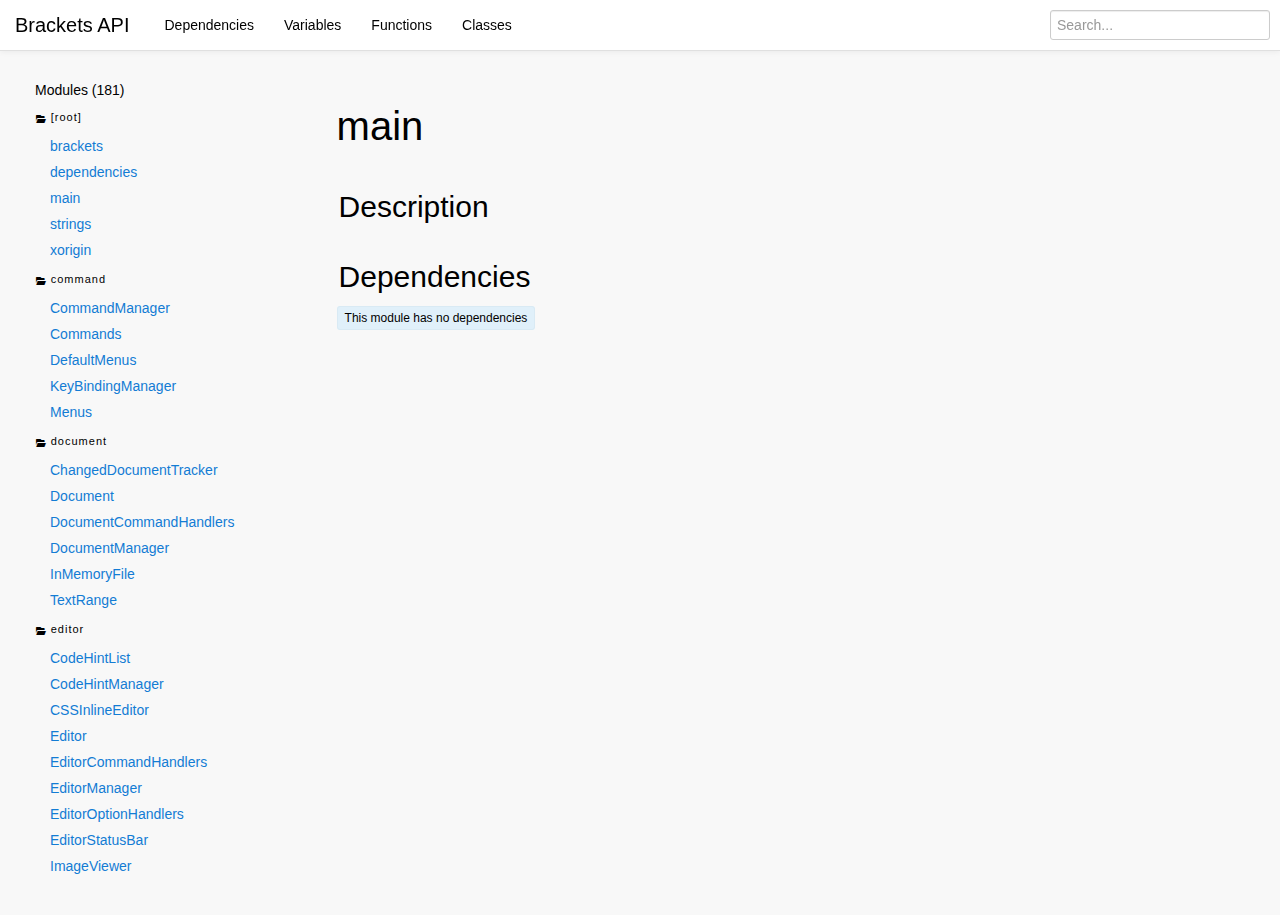
<file: brackets.io/docs/current/modules/main.html>
<!DOCTYPE html>
<html lang="en">
  <head>
    <title>main - Brackets API</title>
    <link rel="stylesheet" href="../assets/css/bootstrap.css">
    <link rel="stylesheet" href="../assets/css/typeahead.js-bootstrap.css">
    <link rel="stylesheet" href="../assets/css/font-awesome.css">
    <link rel="stylesheet" href="../assets/css/prism.css">
    <link rel="stylesheet" href="../assets/css/main.css">
    <!--[if IE 7]>
    <link rel="stylesheet" href="../assets/css/font-awesome-ie7.css">
    <![endif]-->
    <script type="text/javascript" src="../assets/js/jquery-1.9.1.js"></script>
    <script type="text/javascript" src="../assets/js/bootstrap.js"></script>
    <script type="text/javascript" src="../assets/js/typeahead.js"></script>
    <script type="text/javascript" src="../assets/js/main.js"></script>
    <script src="http://use.edgefonts.net/source-sans-pro:n3,i3,n4,i4;source-code-pro.js"></script>

    <!-- Control the Flash of Unstyled Text (or FOUT) -->
    <style type="text/css">
        .wf-loading h1, .wf-loading h2, .wf-loading h3, .wf-loading h4,
        .wf-loading h5, .wf-loading h6, .wf-loading p, .wf-loading a {
            visibility: hidden;
        }
    </style>
    
    <script>
      window.moduleLevel = "..";
    </script>
  </head>
  
  <body>
    <div class="row-fluid">
      <div class="navbar navbar-inverse navbar-fixed-top">
        <div class="navbar-inner">
          <div class="container">
            <a class="brand" href="../index.html">Brackets API</a>
            <div class="nav-collapse collapse">
              <ul class="nav">
                <li><a href="#dependencies">Dependencies</a></li>
                <li><a href="#variables">Variables</a></li>
                <li><a href="#functions">Functions</a></li>
                <li><a href="#classes">Classes</a></li>
              </ul>
            </div>
            <input class="typeahead" placeholder="Search..." type="text" >
          </div>
        </div>
      </div>    </div>
    <div class="container-fluid">
      <div class="row-fluid">
        <div class="span3">
          <div class="left-section">
            <h2 class="number-of-modules">Modules (181)</h2>
            <ul class="nav nav-list package-list">
              <li class="nav-header">
                <a href="javascript:;" class="toggle-package" data-package="package_"><i class="icon-folder-open"></i>[root]</a>
              </li>
            </ul>
            <ul id="package_" class="nav nav-list">
              <li><a href="../modules/brackets.html">brackets</a></li>
              <li><a href="../modules/dependencies.html">dependencies</a></li>
              <li><a href="../modules/main.html">main</a></li>
              <li><a href="../modules/strings.html">strings</a></li>
              <li><a href="../modules/xorigin.html">xorigin</a></li>
            </ul>
            <ul class="nav nav-list package-list">
              <li class="nav-header">
                <a href="javascript:;" class="toggle-package" data-package="package_command"><i class="icon-folder-open"></i>command</a>
              </li>
            </ul>
            <ul id="package_command" class="nav nav-list">
              <li><a href="../modules/command/CommandManager.html">CommandManager</a></li>
              <li><a href="../modules/command/Commands.html">Commands</a></li>
              <li><a href="../modules/command/DefaultMenus.html">DefaultMenus</a></li>
              <li><a href="../modules/command/KeyBindingManager.html">KeyBindingManager</a></li>
              <li><a href="../modules/command/Menus.html">Menus</a></li>
            </ul>
            <ul class="nav nav-list package-list">
              <li class="nav-header">
                <a href="javascript:;" class="toggle-package" data-package="package_document"><i class="icon-folder-open"></i>document</a>
              </li>
            </ul>
            <ul id="package_document" class="nav nav-list">
              <li><a href="../modules/document/ChangedDocumentTracker.html">ChangedDocumentTracker</a></li>
              <li><a href="../modules/document/Document.html">Document</a></li>
              <li><a href="../modules/document/DocumentCommandHandlers.html">DocumentCommandHandlers</a></li>
              <li><a href="../modules/document/DocumentManager.html">DocumentManager</a></li>
              <li><a href="../modules/document/InMemoryFile.html">InMemoryFile</a></li>
              <li><a href="../modules/document/TextRange.html">TextRange</a></li>
            </ul>
            <ul class="nav nav-list package-list">
              <li class="nav-header">
                <a href="javascript:;" class="toggle-package" data-package="package_editor"><i class="icon-folder-open"></i>editor</a>
              </li>
            </ul>
            <ul id="package_editor" class="nav nav-list">
              <li><a href="../modules/editor/CodeHintList.html">CodeHintList</a></li>
              <li><a href="../modules/editor/CodeHintManager.html">CodeHintManager</a></li>
              <li><a href="../modules/editor/CSSInlineEditor.html">CSSInlineEditor</a></li>
              <li><a href="../modules/editor/Editor.html">Editor</a></li>
              <li><a href="../modules/editor/EditorCommandHandlers.html">EditorCommandHandlers</a></li>
              <li><a href="../modules/editor/EditorManager.html">EditorManager</a></li>
              <li><a href="../modules/editor/EditorOptionHandlers.html">EditorOptionHandlers</a></li>
              <li><a href="../modules/editor/EditorStatusBar.html">EditorStatusBar</a></li>
              <li><a href="../modules/editor/ImageViewer.html">ImageViewer</a></li>
              <li><a href="../modules/editor/InlineTextEditor.html">InlineTextEditor</a></li>
              <li><a href="../modules/editor/InlineWidget.html">InlineWidget</a></li>
              <li><a href="../modules/editor/MultiRangeInlineEditor.html">MultiRangeInlineEditor</a></li>
            </ul>
            <ul class="nav nav-list package-list">
              <li class="nav-header">
                <a href="javascript:;" class="toggle-package" data-package="package_extensibility"><i class="icon-folder-open"></i>extensibility</a>
              </li>
            </ul>
            <ul id="package_extensibility" class="nav nav-list">
              <li><a href="../modules/extensibility/ExtensionManager.html">ExtensionManager</a></li>
              <li><a href="../modules/extensibility/ExtensionManagerDialog.html">ExtensionManagerDialog</a></li>
              <li><a href="../modules/extensibility/ExtensionManagerView.html">ExtensionManagerView</a></li>
              <li><a href="../modules/extensibility/ExtensionManagerViewModel.html">ExtensionManagerViewModel</a></li>
              <li><a href="../modules/extensibility/InstallExtensionDialog.html">InstallExtensionDialog</a></li>
              <li><a href="../modules/extensibility/Package.html">Package</a></li>
              <li><a href="../modules/extensibility/registry_utils.html">registry_utils</a></li>
            </ul>
            <ul class="nav nav-list package-list">
              <li class="nav-header">
                <a href="javascript:;" class="toggle-package" data-package="package_file"><i class="icon-folder-open"></i>file</a>
              </li>
            </ul>
            <ul id="package_file" class="nav nav-list">
              <li><a href="../modules/file/FileUtils.html">FileUtils</a></li>
            </ul>
            <ul class="nav nav-list package-list">
              <li class="nav-header">
                <a href="javascript:;" class="toggle-package" data-package="package_filesystem"><i class="icon-folder-open"></i>filesystem</a>
              </li>
            </ul>
            <ul id="package_filesystem" class="nav nav-list">
              <li><a href="../modules/filesystem/Directory.html">Directory</a></li>
              <li><a href="../modules/filesystem/File.html">File</a></li>
              <li><a href="../modules/filesystem/FileIndex.html">FileIndex</a></li>
              <li><a href="../modules/filesystem/FileSystem.html">FileSystem</a></li>
              <li><a href="../modules/filesystem/FileSystemEntry.html">FileSystemEntry</a></li>
              <li><a href="../modules/filesystem/FileSystemError.html">FileSystemError</a></li>
              <li><a href="../modules/filesystem/FileSystemStats.html">FileSystemStats</a></li>
              <li><a href="../modules/filesystem/WatchedRoot.html">WatchedRoot</a></li>
            </ul>
            <ul class="nav nav-list package-list">
              <li class="nav-header">
                <a href="javascript:;" class="toggle-package" data-package="package_filesystem_impls_appshell"><i class="icon-folder-open"></i>filesystem&#x2F;impls&#x2F;appshell</a>
              </li>
            </ul>
            <ul id="package_filesystem_impls_appshell" class="nav nav-list">
              <li><a href="../modules/filesystem/impls/appshell/AppshellFileSystem.html">AppshellFileSystem</a></li>
            </ul>
            <ul class="nav nav-list package-list">
              <li class="nav-header">
                <a href="javascript:;" class="toggle-package" data-package="package_filesystem_impls_appshell_node"><i class="icon-folder-open"></i>filesystem&#x2F;impls&#x2F;appshell&#x2F;node</a>
              </li>
            </ul>
            <ul id="package_filesystem_impls_appshell_node" class="nav nav-list">
              <li><a href="../modules/filesystem/impls/appshell/node/ChokidarWatcher.html">ChokidarWatcher</a></li>
              <li><a href="../modules/filesystem/impls/appshell/node/CSharpWatcher.html">CSharpWatcher</a></li>
              <li><a href="../modules/filesystem/impls/appshell/node/FileWatcherDomain.html">FileWatcherDomain</a></li>
              <li><a href="../modules/filesystem/impls/appshell/node/FileWatcherManager.html">FileWatcherManager</a></li>
            </ul>
            <ul class="nav nav-list package-list">
              <li class="nav-header">
                <a href="javascript:;" class="toggle-package" data-package="package_help"><i class="icon-folder-open"></i>help</a>
              </li>
            </ul>
            <ul id="package_help" class="nav nav-list">
              <li><a href="../modules/help/HelpCommandHandlers.html">HelpCommandHandlers</a></li>
            </ul>
            <ul class="nav nav-list package-list">
              <li class="nav-header">
                <a href="javascript:;" class="toggle-package" data-package="package_language"><i class="icon-folder-open"></i>language</a>
              </li>
            </ul>
            <ul id="package_language" class="nav nav-list">
              <li><a href="../modules/language/CodeInspection.html">CodeInspection</a></li>
              <li><a href="../modules/language/CSSUtils.html">CSSUtils</a></li>
              <li><a href="../modules/language/HTMLDOMDiff.html">HTMLDOMDiff</a></li>
              <li><a href="../modules/language/HTMLInstrumentation.html">HTMLInstrumentation</a></li>
              <li><a href="../modules/language/HTMLSimpleDOM.html">HTMLSimpleDOM</a></li>
              <li><a href="../modules/language/HTMLTokenizer.html">HTMLTokenizer</a></li>
              <li><a href="../modules/language/HTMLUtils.html">HTMLUtils</a></li>
              <li><a href="../modules/language/JSONUtils.html">JSONUtils</a></li>
              <li><a href="../modules/language/JSUtils.html">JSUtils</a></li>
              <li><a href="../modules/language/LanguageManager.html">LanguageManager</a></li>
              <li><a href="../modules/language/XMLUtils.html">XMLUtils</a></li>
            </ul>
            <ul class="nav nav-list package-list">
              <li class="nav-header">
                <a href="javascript:;" class="toggle-package" data-package="package_LiveDevelopment_Agents"><i class="icon-folder-open"></i>LiveDevelopment&#x2F;Agents</a>
              </li>
            </ul>
            <ul id="package_LiveDevelopment_Agents" class="nav nav-list">
              <li><a href="../modules/LiveDevelopment/Agents/ConsoleAgent.html">ConsoleAgent</a></li>
              <li><a href="../modules/LiveDevelopment/Agents/CSSAgent.html">CSSAgent</a></li>
              <li><a href="../modules/LiveDevelopment/Agents/DOMAgent.html">DOMAgent</a></li>
              <li><a href="../modules/LiveDevelopment/Agents/DOMHelpers.html">DOMHelpers</a></li>
              <li><a href="../modules/LiveDevelopment/Agents/DOMNode.html">DOMNode</a></li>
              <li><a href="../modules/LiveDevelopment/Agents/EditAgent.html">EditAgent</a></li>
              <li><a href="../modules/LiveDevelopment/Agents/GotoAgent.html">GotoAgent</a></li>
              <li><a href="../modules/LiveDevelopment/Agents/HighlightAgent.html">HighlightAgent</a></li>
              <li><a href="../modules/LiveDevelopment/Agents/NetworkAgent.html">NetworkAgent</a></li>
              <li><a href="../modules/LiveDevelopment/Agents/RemoteAgent.html">RemoteAgent</a></li>
              <li><a href="../modules/LiveDevelopment/Agents/RemoteFunctions.html">RemoteFunctions</a></li>
              <li><a href="../modules/LiveDevelopment/Agents/ScriptAgent.html">ScriptAgent</a></li>
            </ul>
            <ul class="nav nav-list package-list">
              <li class="nav-header">
                <a href="javascript:;" class="toggle-package" data-package="package_LiveDevelopment_Documents"><i class="icon-folder-open"></i>LiveDevelopment&#x2F;Documents</a>
              </li>
            </ul>
            <ul id="package_LiveDevelopment_Documents" class="nav nav-list">
              <li><a href="../modules/LiveDevelopment/Documents/CSSDocument.html">CSSDocument</a></li>
              <li><a href="../modules/LiveDevelopment/Documents/CSSPreprocessorDocument.html">CSSPreprocessorDocument</a></li>
              <li><a href="../modules/LiveDevelopment/Documents/HTMLDocument.html">HTMLDocument</a></li>
              <li><a href="../modules/LiveDevelopment/Documents/JSDocument.html">JSDocument</a></li>
            </ul>
            <ul class="nav nav-list package-list">
              <li class="nav-header">
                <a href="javascript:;" class="toggle-package" data-package="package_LiveDevelopment_Inspector"><i class="icon-folder-open"></i>LiveDevelopment&#x2F;Inspector</a>
              </li>
            </ul>
            <ul id="package_LiveDevelopment_Inspector" class="nav nav-list">
              <li><a href="../modules/LiveDevelopment/Inspector/Inspector.html">Inspector</a></li>
            </ul>
            <ul class="nav nav-list package-list">
              <li class="nav-header">
                <a href="javascript:;" class="toggle-package" data-package="package_LiveDevelopment"><i class="icon-folder-open"></i>LiveDevelopment</a>
              </li>
            </ul>
            <ul id="package_LiveDevelopment" class="nav nav-list">
              <li><a href="../modules/LiveDevelopment/LiveDevelopment.html">LiveDevelopment</a></li>
              <li><a href="../modules/LiveDevelopment/LiveDevelopmentUtils.html">LiveDevelopmentUtils</a></li>
              <li><a href="../modules/LiveDevelopment/LiveDevMultiBrowser.html">LiveDevMultiBrowser</a></li>
              <li><a href="../modules/LiveDevelopment/LiveDevServerManager.html">LiveDevServerManager</a></li>
              <li><a href="../modules/LiveDevelopment/main.html">main</a></li>
            </ul>
            <ul class="nav nav-list package-list">
              <li class="nav-header">
                <a href="javascript:;" class="toggle-package" data-package="package_LiveDevelopment_MultiBrowserImpl_documents"><i class="icon-folder-open"></i>LiveDevelopment&#x2F;MultiBrowserImpl&#x2F;documents</a>
              </li>
            </ul>
            <ul id="package_LiveDevelopment_MultiBrowserImpl_documents" class="nav nav-list">
              <li><a href="../modules/LiveDevelopment/MultiBrowserImpl/documents/LiveCSSDocument.html">LiveCSSDocument</a></li>
              <li><a href="../modules/LiveDevelopment/MultiBrowserImpl/documents/LiveDocument.html">LiveDocument</a></li>
              <li><a href="../modules/LiveDevelopment/MultiBrowserImpl/documents/LiveHTMLDocument.html">LiveHTMLDocument</a></li>
            </ul>
            <ul class="nav nav-list package-list">
              <li class="nav-header">
                <a href="javascript:;" class="toggle-package" data-package="package_LiveDevelopment_MultiBrowserImpl_language"><i class="icon-folder-open"></i>LiveDevelopment&#x2F;MultiBrowserImpl&#x2F;language</a>
              </li>
            </ul>
            <ul id="package_LiveDevelopment_MultiBrowserImpl_language" class="nav nav-list">
              <li><a href="../modules/LiveDevelopment/MultiBrowserImpl/language/HTMLInstrumentation.html">HTMLInstrumentation</a></li>
              <li><a href="../modules/LiveDevelopment/MultiBrowserImpl/language/HTMLSimpleDOM.html">HTMLSimpleDOM</a></li>
            </ul>
            <ul class="nav nav-list package-list">
              <li class="nav-header">
                <a href="javascript:;" class="toggle-package" data-package="package_LiveDevelopment_MultiBrowserImpl_launchers"><i class="icon-folder-open"></i>LiveDevelopment&#x2F;MultiBrowserImpl&#x2F;launchers</a>
              </li>
            </ul>
            <ul id="package_LiveDevelopment_MultiBrowserImpl_launchers" class="nav nav-list">
              <li><a href="../modules/LiveDevelopment/MultiBrowserImpl/launchers/Launcher.html">Launcher</a></li>
            </ul>
            <ul class="nav nav-list package-list">
              <li class="nav-header">
                <a href="javascript:;" class="toggle-package" data-package="package_LiveDevelopment_MultiBrowserImpl_launchers_node"><i class="icon-folder-open"></i>LiveDevelopment&#x2F;MultiBrowserImpl&#x2F;launchers&#x2F;node</a>
              </li>
            </ul>
            <ul id="package_LiveDevelopment_MultiBrowserImpl_launchers_node" class="nav nav-list">
              <li><a href="../modules/LiveDevelopment/MultiBrowserImpl/launchers/node/LauncherDomain.html">LauncherDomain</a></li>
            </ul>
            <ul class="nav nav-list package-list">
              <li class="nav-header">
                <a href="javascript:;" class="toggle-package" data-package="package_LiveDevelopment_MultiBrowserImpl_protocol"><i class="icon-folder-open"></i>LiveDevelopment&#x2F;MultiBrowserImpl&#x2F;protocol</a>
              </li>
            </ul>
            <ul id="package_LiveDevelopment_MultiBrowserImpl_protocol" class="nav nav-list">
              <li><a href="../modules/LiveDevelopment/MultiBrowserImpl/protocol/LiveDevProtocol.html">LiveDevProtocol</a></li>
            </ul>
            <ul class="nav nav-list package-list">
              <li class="nav-header">
                <a href="javascript:;" class="toggle-package" data-package="package_LiveDevelopment_MultiBrowserImpl_protocol_remote"><i class="icon-folder-open"></i>LiveDevelopment&#x2F;MultiBrowserImpl&#x2F;protocol&#x2F;remote</a>
              </li>
            </ul>
            <ul id="package_LiveDevelopment_MultiBrowserImpl_protocol_remote" class="nav nav-list">
              <li><a href="../modules/LiveDevelopment/MultiBrowserImpl/protocol/remote/DocumentObserver.html">DocumentObserver</a></li>
              <li><a href="../modules/LiveDevelopment/MultiBrowserImpl/protocol/remote/LiveDevProtocolRemote.html">LiveDevProtocolRemote</a></li>
            </ul>
            <ul class="nav nav-list package-list">
              <li class="nav-header">
                <a href="javascript:;" class="toggle-package" data-package="package_LiveDevelopment_MultiBrowserImpl_transports_node"><i class="icon-folder-open"></i>LiveDevelopment&#x2F;MultiBrowserImpl&#x2F;transports&#x2F;node</a>
              </li>
            </ul>
            <ul id="package_LiveDevelopment_MultiBrowserImpl_transports_node" class="nav nav-list">
              <li><a href="../modules/LiveDevelopment/MultiBrowserImpl/transports/node/NodeSocketTransportDomain.html">NodeSocketTransportDomain</a></li>
            </ul>
            <ul class="nav nav-list package-list">
              <li class="nav-header">
                <a href="javascript:;" class="toggle-package" data-package="package_LiveDevelopment_MultiBrowserImpl_transports"><i class="icon-folder-open"></i>LiveDevelopment&#x2F;MultiBrowserImpl&#x2F;transports</a>
              </li>
            </ul>
            <ul id="package_LiveDevelopment_MultiBrowserImpl_transports" class="nav nav-list">
              <li><a href="../modules/LiveDevelopment/MultiBrowserImpl/transports/NodeSocketTransport.html">NodeSocketTransport</a></li>
            </ul>
            <ul class="nav nav-list package-list">
              <li class="nav-header">
                <a href="javascript:;" class="toggle-package" data-package="package_LiveDevelopment_MultiBrowserImpl_transports_remote"><i class="icon-folder-open"></i>LiveDevelopment&#x2F;MultiBrowserImpl&#x2F;transports&#x2F;remote</a>
              </li>
            </ul>
            <ul id="package_LiveDevelopment_MultiBrowserImpl_transports_remote" class="nav nav-list">
              <li><a href="../modules/LiveDevelopment/MultiBrowserImpl/transports/remote/NodeSocketTransportRemote.html">NodeSocketTransportRemote</a></li>
            </ul>
            <ul class="nav nav-list package-list">
              <li class="nav-header">
                <a href="javascript:;" class="toggle-package" data-package="package_LiveDevelopment_Servers"><i class="icon-folder-open"></i>LiveDevelopment&#x2F;Servers</a>
              </li>
            </ul>
            <ul id="package_LiveDevelopment_Servers" class="nav nav-list">
              <li><a href="../modules/LiveDevelopment/Servers/BaseServer.html">BaseServer</a></li>
              <li><a href="../modules/LiveDevelopment/Servers/FileServer.html">FileServer</a></li>
              <li><a href="../modules/LiveDevelopment/Servers/UserServer.html">UserServer</a></li>
            </ul>
            <ul class="nav nav-list package-list">
              <li class="nav-header">
                <a href="javascript:;" class="toggle-package" data-package="package_LiveDevelopment_transports_node"><i class="icon-folder-open"></i>LiveDevelopment&#x2F;transports&#x2F;node</a>
              </li>
            </ul>
            <ul id="package_LiveDevelopment_transports_node" class="nav nav-list">
              <li><a href="../modules/LiveDevelopment/transports/node/WebSocketTransportDomain.html">WebSocketTransportDomain</a></li>
            </ul>
            <ul class="nav nav-list package-list">
              <li class="nav-header">
                <a href="javascript:;" class="toggle-package" data-package="package_LiveDevelopment_transports"><i class="icon-folder-open"></i>LiveDevelopment&#x2F;transports</a>
              </li>
            </ul>
            <ul id="package_LiveDevelopment_transports" class="nav nav-list">
              <li><a href="../modules/LiveDevelopment/transports/WebSocketTransport.html">WebSocketTransport</a></li>
            </ul>
            <ul class="nav nav-list package-list">
              <li class="nav-header">
                <a href="javascript:;" class="toggle-package" data-package="package_preferences"><i class="icon-folder-open"></i>preferences</a>
              </li>
            </ul>
            <ul id="package_preferences" class="nav nav-list">
              <li><a href="../modules/preferences/PreferencesBase.html">PreferencesBase</a></li>
              <li><a href="../modules/preferences/PreferencesDialogs.html">PreferencesDialogs</a></li>
              <li><a href="../modules/preferences/PreferencesImpl.html">PreferencesImpl</a></li>
              <li><a href="../modules/preferences/PreferencesManager.html">PreferencesManager</a></li>
            </ul>
            <ul class="nav nav-list package-list">
              <li class="nav-header">
                <a href="javascript:;" class="toggle-package" data-package="package_project"><i class="icon-folder-open"></i>project</a>
              </li>
            </ul>
            <ul id="package_project" class="nav nav-list">
              <li><a href="../modules/project/FileSyncManager.html">FileSyncManager</a></li>
              <li><a href="../modules/project/FileTreeView.html">FileTreeView</a></li>
              <li><a href="../modules/project/FileTreeViewModel.html">FileTreeViewModel</a></li>
              <li><a href="../modules/project/FileViewController.html">FileViewController</a></li>
              <li><a href="../modules/project/ProjectManager.html">ProjectManager</a></li>
              <li><a href="../modules/project/ProjectModel.html">ProjectModel</a></li>
              <li><a href="../modules/project/SidebarView.html">SidebarView</a></li>
              <li><a href="../modules/project/WorkingSetSort.html">WorkingSetSort</a></li>
              <li><a href="../modules/project/WorkingSetView.html">WorkingSetView</a></li>
            </ul>
            <ul class="nav nav-list package-list">
              <li class="nav-header">
                <a href="javascript:;" class="toggle-package" data-package="package_search"><i class="icon-folder-open"></i>search</a>
              </li>
            </ul>
            <ul id="package_search" class="nav nav-list">
              <li><a href="../modules/search/FileFilters.html">FileFilters</a></li>
              <li><a href="../modules/search/FindBar.html">FindBar</a></li>
              <li><a href="../modules/search/FindInFiles.html">FindInFiles</a></li>
              <li><a href="../modules/search/FindInFilesUI.html">FindInFilesUI</a></li>
              <li><a href="../modules/search/FindReplace.html">FindReplace</a></li>
              <li><a href="../modules/search/FindUtils.html">FindUtils</a></li>
              <li><a href="../modules/search/QuickOpen.html">QuickOpen</a></li>
              <li><a href="../modules/search/QuickOpenHelper.html">QuickOpenHelper</a></li>
              <li><a href="../modules/search/QuickSearchField.html">QuickSearchField</a></li>
              <li><a href="../modules/search/ScrollTrackMarkers.html">ScrollTrackMarkers</a></li>
              <li><a href="../modules/search/SearchModel.html">SearchModel</a></li>
              <li><a href="../modules/search/SearchResultsView.html">SearchResultsView</a></li>
            </ul>
            <ul class="nav nav-list package-list">
              <li class="nav-header">
                <a href="javascript:;" class="toggle-package" data-package="package_search_node"><i class="icon-folder-open"></i>search&#x2F;node</a>
              </li>
            </ul>
            <ul id="package_search_node" class="nav nav-list">
              <li><a href="../modules/search/node/FindInFilesDomain.html">FindInFilesDomain</a></li>
            </ul>
            <ul class="nav nav-list package-list">
              <li class="nav-header">
                <a href="javascript:;" class="toggle-package" data-package="package_utils"><i class="icon-folder-open"></i>utils</a>
              </li>
            </ul>
            <ul id="package_utils" class="nav nav-list">
              <li><a href="../modules/utils/AnimationUtils.html">AnimationUtils</a></li>
              <li><a href="../modules/utils/AppInit.html">AppInit</a></li>
              <li><a href="../modules/utils/Async.html">Async</a></li>
              <li><a href="../modules/utils/BuildInfoUtils.html">BuildInfoUtils</a></li>
              <li><a href="../modules/utils/ColorUtils.html">ColorUtils</a></li>
              <li><a href="../modules/utils/Compatibility.html">Compatibility</a></li>
              <li><a href="../modules/utils/DeprecationWarning.html">DeprecationWarning</a></li>
              <li><a href="../modules/utils/DragAndDrop.html">DragAndDrop</a></li>
              <li><a href="../modules/utils/DropdownEventHandler.html">DropdownEventHandler</a></li>
              <li><a href="../modules/utils/EventDispatcher.html">EventDispatcher</a></li>
              <li><a href="../modules/utils/ExtensionLoader.html">ExtensionLoader</a></li>
              <li><a href="../modules/utils/ExtensionUtils.html">ExtensionUtils</a></li>
              <li><a href="../modules/utils/Global.html">Global</a></li>
              <li><a href="../modules/utils/HealthLogger.html">HealthLogger</a></li>
              <li><a href="../modules/utils/KeyEvent.html">KeyEvent</a></li>
              <li><a href="../modules/utils/LocalizationUtils.html">LocalizationUtils</a></li>
              <li><a href="../modules/utils/NativeApp.html">NativeApp</a></li>
              <li><a href="../modules/utils/NodeConnection.html">NodeConnection</a></li>
              <li><a href="../modules/utils/NodeDomain.html">NodeDomain</a></li>
              <li><a href="../modules/utils/PerfUtils.html">PerfUtils</a></li>
              <li><a href="../modules/utils/Resizer.html">Resizer</a></li>
              <li><a href="../modules/utils/ShellAPI.html">ShellAPI</a></li>
              <li><a href="../modules/utils/StringMatch.html">StringMatch</a></li>
              <li><a href="../modules/utils/StringUtils.html">StringUtils</a></li>
              <li><a href="../modules/utils/TokenUtils.html">TokenUtils</a></li>
              <li><a href="../modules/utils/UpdateNotification.html">UpdateNotification</a></li>
              <li><a href="../modules/utils/UrlParams.html">UrlParams</a></li>
              <li><a href="../modules/utils/ValidationUtils.html">ValidationUtils</a></li>
              <li><a href="../modules/utils/ViewUtils.html">ViewUtils</a></li>
            </ul>
            <ul class="nav nav-list package-list">
              <li class="nav-header">
                <a href="javascript:;" class="toggle-package" data-package="package_view"><i class="icon-folder-open"></i>view</a>
              </li>
            </ul>
            <ul id="package_view" class="nav nav-list">
              <li><a href="../modules/view/MainViewFactory.html">MainViewFactory</a></li>
              <li><a href="../modules/view/MainViewManager.html">MainViewManager</a></li>
              <li><a href="../modules/view/Pane.html">Pane</a></li>
              <li><a href="../modules/view/PanelManager.html">PanelManager</a></li>
              <li><a href="../modules/view/ThemeManager.html">ThemeManager</a></li>
              <li><a href="../modules/view/ThemeSettings.html">ThemeSettings</a></li>
              <li><a href="../modules/view/ThemeView.html">ThemeView</a></li>
              <li><a href="../modules/view/ViewCommandHandlers.html">ViewCommandHandlers</a></li>
              <li><a href="../modules/view/ViewStateManager.html">ViewStateManager</a></li>
              <li><a href="../modules/view/WorkspaceManager.html">WorkspaceManager</a></li>
            </ul>
            <ul class="nav nav-list package-list">
              <li class="nav-header">
                <a href="javascript:;" class="toggle-package" data-package="package_widgets"><i class="icon-folder-open"></i>widgets</a>
              </li>
            </ul>
            <ul id="package_widgets" class="nav nav-list">
              <li><a href="../modules/widgets/bootstrap-alerts.html">bootstrap-alerts</a></li>
              <li><a href="../modules/widgets/bootstrap-button.html">bootstrap-button</a></li>
              <li><a href="../modules/widgets/bootstrap-dropdown.html">bootstrap-dropdown</a></li>
              <li><a href="../modules/widgets/bootstrap-modal.html">bootstrap-modal</a></li>
              <li><a href="../modules/widgets/bootstrap-popover.html">bootstrap-popover</a></li>
              <li><a href="../modules/widgets/bootstrap-scrollspy.html">bootstrap-scrollspy</a></li>
              <li><a href="../modules/widgets/bootstrap-tab.html">bootstrap-tab</a></li>
              <li><a href="../modules/widgets/bootstrap-tooltip.html">bootstrap-tooltip</a></li>
              <li><a href="../modules/widgets/bootstrap-twipsy-mod.html">bootstrap-twipsy-mod</a></li>
              <li><a href="../modules/widgets/DefaultDialogs.html">DefaultDialogs</a></li>
              <li><a href="../modules/widgets/Dialogs.html">Dialogs</a></li>
              <li><a href="../modules/widgets/DropdownButton.html">DropdownButton</a></li>
              <li><a href="../modules/widgets/ModalBar.html">ModalBar</a></li>
              <li><a href="../modules/widgets/PopUpManager.html">PopUpManager</a></li>
              <li><a href="../modules/widgets/StatusBar.html">StatusBar</a></li>
            </ul>
          </div>
        </div>
        <div class="module span9">
<h1>main</h1>


<section class="description">
    <h3>Description</h3>
    
    <div></div>
    
</section>

<section id="dependencies">
    <h3>Dependencies</h3>


    <span class="alert alert-info">This module has no dependencies</span>
</section>


        </div>
      </div>
    </div>

    <script type="text/javascript" src="../assets/js/prism.js"></script>
  </body>
</html>
</file>
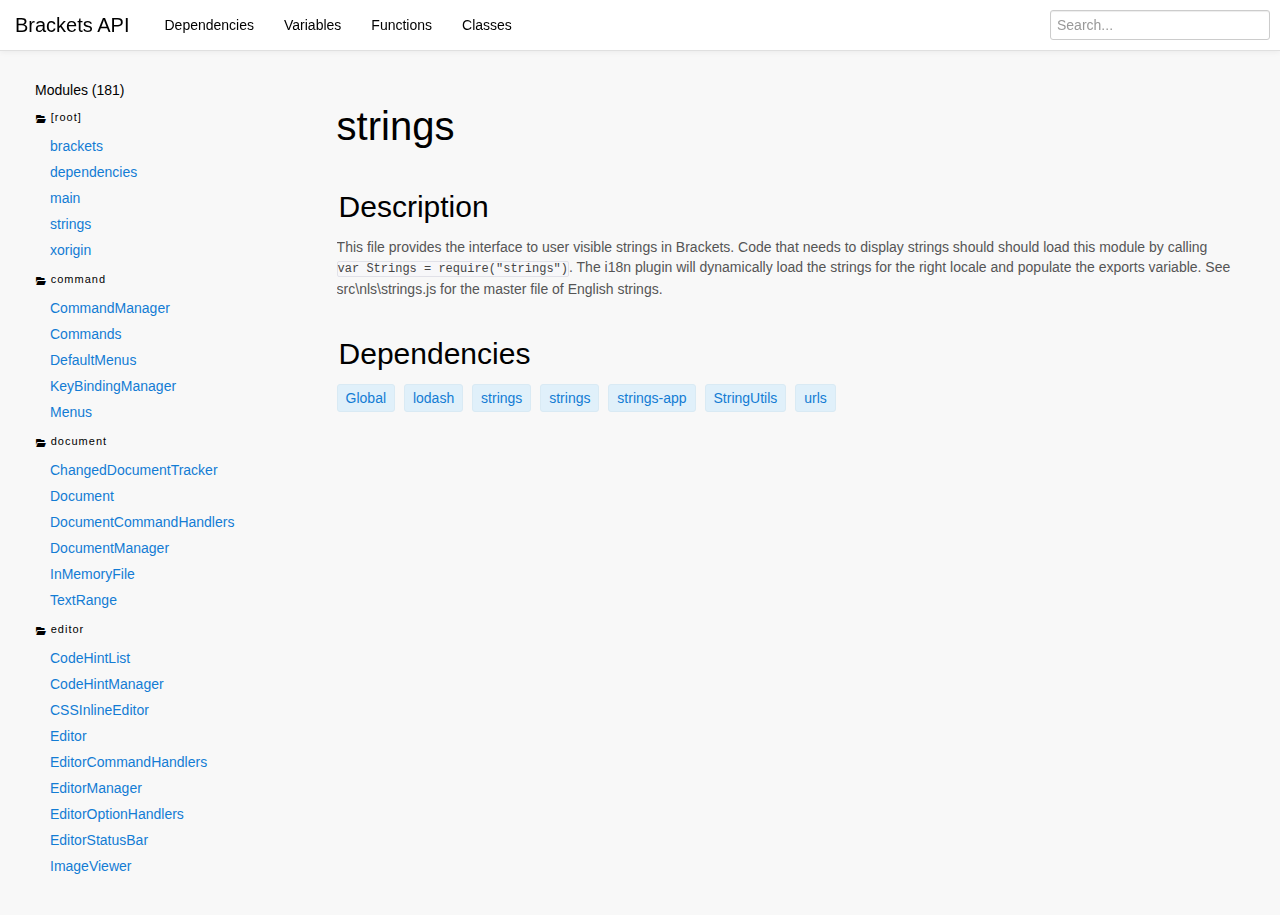
<file: brackets.io/docs/current/modules/strings.html>
<!DOCTYPE html>
<html lang="en">
  <head>
    <title>strings - Brackets API</title>
    <link rel="stylesheet" href="../assets/css/bootstrap.css">
    <link rel="stylesheet" href="../assets/css/typeahead.js-bootstrap.css">
    <link rel="stylesheet" href="../assets/css/font-awesome.css">
    <link rel="stylesheet" href="../assets/css/prism.css">
    <link rel="stylesheet" href="../assets/css/main.css">
    <!--[if IE 7]>
    <link rel="stylesheet" href="../assets/css/font-awesome-ie7.css">
    <![endif]-->
    <script type="text/javascript" src="../assets/js/jquery-1.9.1.js"></script>
    <script type="text/javascript" src="../assets/js/bootstrap.js"></script>
    <script type="text/javascript" src="../assets/js/typeahead.js"></script>
    <script type="text/javascript" src="../assets/js/main.js"></script>
    <script src="http://use.edgefonts.net/source-sans-pro:n3,i3,n4,i4;source-code-pro.js"></script>

    <!-- Control the Flash of Unstyled Text (or FOUT) -->
    <style type="text/css">
        .wf-loading h1, .wf-loading h2, .wf-loading h3, .wf-loading h4,
        .wf-loading h5, .wf-loading h6, .wf-loading p, .wf-loading a {
            visibility: hidden;
        }
    </style>
    
    <script>
      window.moduleLevel = "..";
    </script>
  </head>
  
  <body>
    <div class="row-fluid">
      <div class="navbar navbar-inverse navbar-fixed-top">
        <div class="navbar-inner">
          <div class="container">
            <a class="brand" href="../index.html">Brackets API</a>
            <div class="nav-collapse collapse">
              <ul class="nav">
                <li><a href="#dependencies">Dependencies</a></li>
                <li><a href="#variables">Variables</a></li>
                <li><a href="#functions">Functions</a></li>
                <li><a href="#classes">Classes</a></li>
              </ul>
            </div>
            <input class="typeahead" placeholder="Search..." type="text" >
          </div>
        </div>
      </div>    </div>
    <div class="container-fluid">
      <div class="row-fluid">
        <div class="span3">
          <div class="left-section">
            <h2 class="number-of-modules">Modules (181)</h2>
            <ul class="nav nav-list package-list">
              <li class="nav-header">
                <a href="javascript:;" class="toggle-package" data-package="package_"><i class="icon-folder-open"></i>[root]</a>
              </li>
            </ul>
            <ul id="package_" class="nav nav-list">
              <li><a href="../modules/brackets.html">brackets</a></li>
              <li><a href="../modules/dependencies.html">dependencies</a></li>
              <li><a href="../modules/main.html">main</a></li>
              <li><a href="../modules/strings.html">strings</a></li>
              <li><a href="../modules/xorigin.html">xorigin</a></li>
            </ul>
            <ul class="nav nav-list package-list">
              <li class="nav-header">
                <a href="javascript:;" class="toggle-package" data-package="package_command"><i class="icon-folder-open"></i>command</a>
              </li>
            </ul>
            <ul id="package_command" class="nav nav-list">
              <li><a href="../modules/command/CommandManager.html">CommandManager</a></li>
              <li><a href="../modules/command/Commands.html">Commands</a></li>
              <li><a href="../modules/command/DefaultMenus.html">DefaultMenus</a></li>
              <li><a href="../modules/command/KeyBindingManager.html">KeyBindingManager</a></li>
              <li><a href="../modules/command/Menus.html">Menus</a></li>
            </ul>
            <ul class="nav nav-list package-list">
              <li class="nav-header">
                <a href="javascript:;" class="toggle-package" data-package="package_document"><i class="icon-folder-open"></i>document</a>
              </li>
            </ul>
            <ul id="package_document" class="nav nav-list">
              <li><a href="../modules/document/ChangedDocumentTracker.html">ChangedDocumentTracker</a></li>
              <li><a href="../modules/document/Document.html">Document</a></li>
              <li><a href="../modules/document/DocumentCommandHandlers.html">DocumentCommandHandlers</a></li>
              <li><a href="../modules/document/DocumentManager.html">DocumentManager</a></li>
              <li><a href="../modules/document/InMemoryFile.html">InMemoryFile</a></li>
              <li><a href="../modules/document/TextRange.html">TextRange</a></li>
            </ul>
            <ul class="nav nav-list package-list">
              <li class="nav-header">
                <a href="javascript:;" class="toggle-package" data-package="package_editor"><i class="icon-folder-open"></i>editor</a>
              </li>
            </ul>
            <ul id="package_editor" class="nav nav-list">
              <li><a href="../modules/editor/CodeHintList.html">CodeHintList</a></li>
              <li><a href="../modules/editor/CodeHintManager.html">CodeHintManager</a></li>
              <li><a href="../modules/editor/CSSInlineEditor.html">CSSInlineEditor</a></li>
              <li><a href="../modules/editor/Editor.html">Editor</a></li>
              <li><a href="../modules/editor/EditorCommandHandlers.html">EditorCommandHandlers</a></li>
              <li><a href="../modules/editor/EditorManager.html">EditorManager</a></li>
              <li><a href="../modules/editor/EditorOptionHandlers.html">EditorOptionHandlers</a></li>
              <li><a href="../modules/editor/EditorStatusBar.html">EditorStatusBar</a></li>
              <li><a href="../modules/editor/ImageViewer.html">ImageViewer</a></li>
              <li><a href="../modules/editor/InlineTextEditor.html">InlineTextEditor</a></li>
              <li><a href="../modules/editor/InlineWidget.html">InlineWidget</a></li>
              <li><a href="../modules/editor/MultiRangeInlineEditor.html">MultiRangeInlineEditor</a></li>
            </ul>
            <ul class="nav nav-list package-list">
              <li class="nav-header">
                <a href="javascript:;" class="toggle-package" data-package="package_extensibility"><i class="icon-folder-open"></i>extensibility</a>
              </li>
            </ul>
            <ul id="package_extensibility" class="nav nav-list">
              <li><a href="../modules/extensibility/ExtensionManager.html">ExtensionManager</a></li>
              <li><a href="../modules/extensibility/ExtensionManagerDialog.html">ExtensionManagerDialog</a></li>
              <li><a href="../modules/extensibility/ExtensionManagerView.html">ExtensionManagerView</a></li>
              <li><a href="../modules/extensibility/ExtensionManagerViewModel.html">ExtensionManagerViewModel</a></li>
              <li><a href="../modules/extensibility/InstallExtensionDialog.html">InstallExtensionDialog</a></li>
              <li><a href="../modules/extensibility/Package.html">Package</a></li>
              <li><a href="../modules/extensibility/registry_utils.html">registry_utils</a></li>
            </ul>
            <ul class="nav nav-list package-list">
              <li class="nav-header">
                <a href="javascript:;" class="toggle-package" data-package="package_file"><i class="icon-folder-open"></i>file</a>
              </li>
            </ul>
            <ul id="package_file" class="nav nav-list">
              <li><a href="../modules/file/FileUtils.html">FileUtils</a></li>
            </ul>
            <ul class="nav nav-list package-list">
              <li class="nav-header">
                <a href="javascript:;" class="toggle-package" data-package="package_filesystem"><i class="icon-folder-open"></i>filesystem</a>
              </li>
            </ul>
            <ul id="package_filesystem" class="nav nav-list">
              <li><a href="../modules/filesystem/Directory.html">Directory</a></li>
              <li><a href="../modules/filesystem/File.html">File</a></li>
              <li><a href="../modules/filesystem/FileIndex.html">FileIndex</a></li>
              <li><a href="../modules/filesystem/FileSystem.html">FileSystem</a></li>
              <li><a href="../modules/filesystem/FileSystemEntry.html">FileSystemEntry</a></li>
              <li><a href="../modules/filesystem/FileSystemError.html">FileSystemError</a></li>
              <li><a href="../modules/filesystem/FileSystemStats.html">FileSystemStats</a></li>
              <li><a href="../modules/filesystem/WatchedRoot.html">WatchedRoot</a></li>
            </ul>
            <ul class="nav nav-list package-list">
              <li class="nav-header">
                <a href="javascript:;" class="toggle-package" data-package="package_filesystem_impls_appshell"><i class="icon-folder-open"></i>filesystem&#x2F;impls&#x2F;appshell</a>
              </li>
            </ul>
            <ul id="package_filesystem_impls_appshell" class="nav nav-list">
              <li><a href="../modules/filesystem/impls/appshell/AppshellFileSystem.html">AppshellFileSystem</a></li>
            </ul>
            <ul class="nav nav-list package-list">
              <li class="nav-header">
                <a href="javascript:;" class="toggle-package" data-package="package_filesystem_impls_appshell_node"><i class="icon-folder-open"></i>filesystem&#x2F;impls&#x2F;appshell&#x2F;node</a>
              </li>
            </ul>
            <ul id="package_filesystem_impls_appshell_node" class="nav nav-list">
              <li><a href="../modules/filesystem/impls/appshell/node/ChokidarWatcher.html">ChokidarWatcher</a></li>
              <li><a href="../modules/filesystem/impls/appshell/node/CSharpWatcher.html">CSharpWatcher</a></li>
              <li><a href="../modules/filesystem/impls/appshell/node/FileWatcherDomain.html">FileWatcherDomain</a></li>
              <li><a href="../modules/filesystem/impls/appshell/node/FileWatcherManager.html">FileWatcherManager</a></li>
            </ul>
            <ul class="nav nav-list package-list">
              <li class="nav-header">
                <a href="javascript:;" class="toggle-package" data-package="package_help"><i class="icon-folder-open"></i>help</a>
              </li>
            </ul>
            <ul id="package_help" class="nav nav-list">
              <li><a href="../modules/help/HelpCommandHandlers.html">HelpCommandHandlers</a></li>
            </ul>
            <ul class="nav nav-list package-list">
              <li class="nav-header">
                <a href="javascript:;" class="toggle-package" data-package="package_language"><i class="icon-folder-open"></i>language</a>
              </li>
            </ul>
            <ul id="package_language" class="nav nav-list">
              <li><a href="../modules/language/CodeInspection.html">CodeInspection</a></li>
              <li><a href="../modules/language/CSSUtils.html">CSSUtils</a></li>
              <li><a href="../modules/language/HTMLDOMDiff.html">HTMLDOMDiff</a></li>
              <li><a href="../modules/language/HTMLInstrumentation.html">HTMLInstrumentation</a></li>
              <li><a href="../modules/language/HTMLSimpleDOM.html">HTMLSimpleDOM</a></li>
              <li><a href="../modules/language/HTMLTokenizer.html">HTMLTokenizer</a></li>
              <li><a href="../modules/language/HTMLUtils.html">HTMLUtils</a></li>
              <li><a href="../modules/language/JSONUtils.html">JSONUtils</a></li>
              <li><a href="../modules/language/JSUtils.html">JSUtils</a></li>
              <li><a href="../modules/language/LanguageManager.html">LanguageManager</a></li>
              <li><a href="../modules/language/XMLUtils.html">XMLUtils</a></li>
            </ul>
            <ul class="nav nav-list package-list">
              <li class="nav-header">
                <a href="javascript:;" class="toggle-package" data-package="package_LiveDevelopment_Agents"><i class="icon-folder-open"></i>LiveDevelopment&#x2F;Agents</a>
              </li>
            </ul>
            <ul id="package_LiveDevelopment_Agents" class="nav nav-list">
              <li><a href="../modules/LiveDevelopment/Agents/ConsoleAgent.html">ConsoleAgent</a></li>
              <li><a href="../modules/LiveDevelopment/Agents/CSSAgent.html">CSSAgent</a></li>
              <li><a href="../modules/LiveDevelopment/Agents/DOMAgent.html">DOMAgent</a></li>
              <li><a href="../modules/LiveDevelopment/Agents/DOMHelpers.html">DOMHelpers</a></li>
              <li><a href="../modules/LiveDevelopment/Agents/DOMNode.html">DOMNode</a></li>
              <li><a href="../modules/LiveDevelopment/Agents/EditAgent.html">EditAgent</a></li>
              <li><a href="../modules/LiveDevelopment/Agents/GotoAgent.html">GotoAgent</a></li>
              <li><a href="../modules/LiveDevelopment/Agents/HighlightAgent.html">HighlightAgent</a></li>
              <li><a href="../modules/LiveDevelopment/Agents/NetworkAgent.html">NetworkAgent</a></li>
              <li><a href="../modules/LiveDevelopment/Agents/RemoteAgent.html">RemoteAgent</a></li>
              <li><a href="../modules/LiveDevelopment/Agents/RemoteFunctions.html">RemoteFunctions</a></li>
              <li><a href="../modules/LiveDevelopment/Agents/ScriptAgent.html">ScriptAgent</a></li>
            </ul>
            <ul class="nav nav-list package-list">
              <li class="nav-header">
                <a href="javascript:;" class="toggle-package" data-package="package_LiveDevelopment_Documents"><i class="icon-folder-open"></i>LiveDevelopment&#x2F;Documents</a>
              </li>
            </ul>
            <ul id="package_LiveDevelopment_Documents" class="nav nav-list">
              <li><a href="../modules/LiveDevelopment/Documents/CSSDocument.html">CSSDocument</a></li>
              <li><a href="../modules/LiveDevelopment/Documents/CSSPreprocessorDocument.html">CSSPreprocessorDocument</a></li>
              <li><a href="../modules/LiveDevelopment/Documents/HTMLDocument.html">HTMLDocument</a></li>
              <li><a href="../modules/LiveDevelopment/Documents/JSDocument.html">JSDocument</a></li>
            </ul>
            <ul class="nav nav-list package-list">
              <li class="nav-header">
                <a href="javascript:;" class="toggle-package" data-package="package_LiveDevelopment_Inspector"><i class="icon-folder-open"></i>LiveDevelopment&#x2F;Inspector</a>
              </li>
            </ul>
            <ul id="package_LiveDevelopment_Inspector" class="nav nav-list">
              <li><a href="../modules/LiveDevelopment/Inspector/Inspector.html">Inspector</a></li>
            </ul>
            <ul class="nav nav-list package-list">
              <li class="nav-header">
                <a href="javascript:;" class="toggle-package" data-package="package_LiveDevelopment"><i class="icon-folder-open"></i>LiveDevelopment</a>
              </li>
            </ul>
            <ul id="package_LiveDevelopment" class="nav nav-list">
              <li><a href="../modules/LiveDevelopment/LiveDevelopment.html">LiveDevelopment</a></li>
              <li><a href="../modules/LiveDevelopment/LiveDevelopmentUtils.html">LiveDevelopmentUtils</a></li>
              <li><a href="../modules/LiveDevelopment/LiveDevMultiBrowser.html">LiveDevMultiBrowser</a></li>
              <li><a href="../modules/LiveDevelopment/LiveDevServerManager.html">LiveDevServerManager</a></li>
              <li><a href="../modules/LiveDevelopment/main.html">main</a></li>
            </ul>
            <ul class="nav nav-list package-list">
              <li class="nav-header">
                <a href="javascript:;" class="toggle-package" data-package="package_LiveDevelopment_MultiBrowserImpl_documents"><i class="icon-folder-open"></i>LiveDevelopment&#x2F;MultiBrowserImpl&#x2F;documents</a>
              </li>
            </ul>
            <ul id="package_LiveDevelopment_MultiBrowserImpl_documents" class="nav nav-list">
              <li><a href="../modules/LiveDevelopment/MultiBrowserImpl/documents/LiveCSSDocument.html">LiveCSSDocument</a></li>
              <li><a href="../modules/LiveDevelopment/MultiBrowserImpl/documents/LiveDocument.html">LiveDocument</a></li>
              <li><a href="../modules/LiveDevelopment/MultiBrowserImpl/documents/LiveHTMLDocument.html">LiveHTMLDocument</a></li>
            </ul>
            <ul class="nav nav-list package-list">
              <li class="nav-header">
                <a href="javascript:;" class="toggle-package" data-package="package_LiveDevelopment_MultiBrowserImpl_language"><i class="icon-folder-open"></i>LiveDevelopment&#x2F;MultiBrowserImpl&#x2F;language</a>
              </li>
            </ul>
            <ul id="package_LiveDevelopment_MultiBrowserImpl_language" class="nav nav-list">
              <li><a href="../modules/LiveDevelopment/MultiBrowserImpl/language/HTMLInstrumentation.html">HTMLInstrumentation</a></li>
              <li><a href="../modules/LiveDevelopment/MultiBrowserImpl/language/HTMLSimpleDOM.html">HTMLSimpleDOM</a></li>
            </ul>
            <ul class="nav nav-list package-list">
              <li class="nav-header">
                <a href="javascript:;" class="toggle-package" data-package="package_LiveDevelopment_MultiBrowserImpl_launchers"><i class="icon-folder-open"></i>LiveDevelopment&#x2F;MultiBrowserImpl&#x2F;launchers</a>
              </li>
            </ul>
            <ul id="package_LiveDevelopment_MultiBrowserImpl_launchers" class="nav nav-list">
              <li><a href="../modules/LiveDevelopment/MultiBrowserImpl/launchers/Launcher.html">Launcher</a></li>
            </ul>
            <ul class="nav nav-list package-list">
              <li class="nav-header">
                <a href="javascript:;" class="toggle-package" data-package="package_LiveDevelopment_MultiBrowserImpl_launchers_node"><i class="icon-folder-open"></i>LiveDevelopment&#x2F;MultiBrowserImpl&#x2F;launchers&#x2F;node</a>
              </li>
            </ul>
            <ul id="package_LiveDevelopment_MultiBrowserImpl_launchers_node" class="nav nav-list">
              <li><a href="../modules/LiveDevelopment/MultiBrowserImpl/launchers/node/LauncherDomain.html">LauncherDomain</a></li>
            </ul>
            <ul class="nav nav-list package-list">
              <li class="nav-header">
                <a href="javascript:;" class="toggle-package" data-package="package_LiveDevelopment_MultiBrowserImpl_protocol"><i class="icon-folder-open"></i>LiveDevelopment&#x2F;MultiBrowserImpl&#x2F;protocol</a>
              </li>
            </ul>
            <ul id="package_LiveDevelopment_MultiBrowserImpl_protocol" class="nav nav-list">
              <li><a href="../modules/LiveDevelopment/MultiBrowserImpl/protocol/LiveDevProtocol.html">LiveDevProtocol</a></li>
            </ul>
            <ul class="nav nav-list package-list">
              <li class="nav-header">
                <a href="javascript:;" class="toggle-package" data-package="package_LiveDevelopment_MultiBrowserImpl_protocol_remote"><i class="icon-folder-open"></i>LiveDevelopment&#x2F;MultiBrowserImpl&#x2F;protocol&#x2F;remote</a>
              </li>
            </ul>
            <ul id="package_LiveDevelopment_MultiBrowserImpl_protocol_remote" class="nav nav-list">
              <li><a href="../modules/LiveDevelopment/MultiBrowserImpl/protocol/remote/DocumentObserver.html">DocumentObserver</a></li>
              <li><a href="../modules/LiveDevelopment/MultiBrowserImpl/protocol/remote/LiveDevProtocolRemote.html">LiveDevProtocolRemote</a></li>
            </ul>
            <ul class="nav nav-list package-list">
              <li class="nav-header">
                <a href="javascript:;" class="toggle-package" data-package="package_LiveDevelopment_MultiBrowserImpl_transports_node"><i class="icon-folder-open"></i>LiveDevelopment&#x2F;MultiBrowserImpl&#x2F;transports&#x2F;node</a>
              </li>
            </ul>
            <ul id="package_LiveDevelopment_MultiBrowserImpl_transports_node" class="nav nav-list">
              <li><a href="../modules/LiveDevelopment/MultiBrowserImpl/transports/node/NodeSocketTransportDomain.html">NodeSocketTransportDomain</a></li>
            </ul>
            <ul class="nav nav-list package-list">
              <li class="nav-header">
                <a href="javascript:;" class="toggle-package" data-package="package_LiveDevelopment_MultiBrowserImpl_transports"><i class="icon-folder-open"></i>LiveDevelopment&#x2F;MultiBrowserImpl&#x2F;transports</a>
              </li>
            </ul>
            <ul id="package_LiveDevelopment_MultiBrowserImpl_transports" class="nav nav-list">
              <li><a href="../modules/LiveDevelopment/MultiBrowserImpl/transports/NodeSocketTransport.html">NodeSocketTransport</a></li>
            </ul>
            <ul class="nav nav-list package-list">
              <li class="nav-header">
                <a href="javascript:;" class="toggle-package" data-package="package_LiveDevelopment_MultiBrowserImpl_transports_remote"><i class="icon-folder-open"></i>LiveDevelopment&#x2F;MultiBrowserImpl&#x2F;transports&#x2F;remote</a>
              </li>
            </ul>
            <ul id="package_LiveDevelopment_MultiBrowserImpl_transports_remote" class="nav nav-list">
              <li><a href="../modules/LiveDevelopment/MultiBrowserImpl/transports/remote/NodeSocketTransportRemote.html">NodeSocketTransportRemote</a></li>
            </ul>
            <ul class="nav nav-list package-list">
              <li class="nav-header">
                <a href="javascript:;" class="toggle-package" data-package="package_LiveDevelopment_Servers"><i class="icon-folder-open"></i>LiveDevelopment&#x2F;Servers</a>
              </li>
            </ul>
            <ul id="package_LiveDevelopment_Servers" class="nav nav-list">
              <li><a href="../modules/LiveDevelopment/Servers/BaseServer.html">BaseServer</a></li>
              <li><a href="../modules/LiveDevelopment/Servers/FileServer.html">FileServer</a></li>
              <li><a href="../modules/LiveDevelopment/Servers/UserServer.html">UserServer</a></li>
            </ul>
            <ul class="nav nav-list package-list">
              <li class="nav-header">
                <a href="javascript:;" class="toggle-package" data-package="package_LiveDevelopment_transports_node"><i class="icon-folder-open"></i>LiveDevelopment&#x2F;transports&#x2F;node</a>
              </li>
            </ul>
            <ul id="package_LiveDevelopment_transports_node" class="nav nav-list">
              <li><a href="../modules/LiveDevelopment/transports/node/WebSocketTransportDomain.html">WebSocketTransportDomain</a></li>
            </ul>
            <ul class="nav nav-list package-list">
              <li class="nav-header">
                <a href="javascript:;" class="toggle-package" data-package="package_LiveDevelopment_transports"><i class="icon-folder-open"></i>LiveDevelopment&#x2F;transports</a>
              </li>
            </ul>
            <ul id="package_LiveDevelopment_transports" class="nav nav-list">
              <li><a href="../modules/LiveDevelopment/transports/WebSocketTransport.html">WebSocketTransport</a></li>
            </ul>
            <ul class="nav nav-list package-list">
              <li class="nav-header">
                <a href="javascript:;" class="toggle-package" data-package="package_preferences"><i class="icon-folder-open"></i>preferences</a>
              </li>
            </ul>
            <ul id="package_preferences" class="nav nav-list">
              <li><a href="../modules/preferences/PreferencesBase.html">PreferencesBase</a></li>
              <li><a href="../modules/preferences/PreferencesDialogs.html">PreferencesDialogs</a></li>
              <li><a href="../modules/preferences/PreferencesImpl.html">PreferencesImpl</a></li>
              <li><a href="../modules/preferences/PreferencesManager.html">PreferencesManager</a></li>
            </ul>
            <ul class="nav nav-list package-list">
              <li class="nav-header">
                <a href="javascript:;" class="toggle-package" data-package="package_project"><i class="icon-folder-open"></i>project</a>
              </li>
            </ul>
            <ul id="package_project" class="nav nav-list">
              <li><a href="../modules/project/FileSyncManager.html">FileSyncManager</a></li>
              <li><a href="../modules/project/FileTreeView.html">FileTreeView</a></li>
              <li><a href="../modules/project/FileTreeViewModel.html">FileTreeViewModel</a></li>
              <li><a href="../modules/project/FileViewController.html">FileViewController</a></li>
              <li><a href="../modules/project/ProjectManager.html">ProjectManager</a></li>
              <li><a href="../modules/project/ProjectModel.html">ProjectModel</a></li>
              <li><a href="../modules/project/SidebarView.html">SidebarView</a></li>
              <li><a href="../modules/project/WorkingSetSort.html">WorkingSetSort</a></li>
              <li><a href="../modules/project/WorkingSetView.html">WorkingSetView</a></li>
            </ul>
            <ul class="nav nav-list package-list">
              <li class="nav-header">
                <a href="javascript:;" class="toggle-package" data-package="package_search"><i class="icon-folder-open"></i>search</a>
              </li>
            </ul>
            <ul id="package_search" class="nav nav-list">
              <li><a href="../modules/search/FileFilters.html">FileFilters</a></li>
              <li><a href="../modules/search/FindBar.html">FindBar</a></li>
              <li><a href="../modules/search/FindInFiles.html">FindInFiles</a></li>
              <li><a href="../modules/search/FindInFilesUI.html">FindInFilesUI</a></li>
              <li><a href="../modules/search/FindReplace.html">FindReplace</a></li>
              <li><a href="../modules/search/FindUtils.html">FindUtils</a></li>
              <li><a href="../modules/search/QuickOpen.html">QuickOpen</a></li>
              <li><a href="../modules/search/QuickOpenHelper.html">QuickOpenHelper</a></li>
              <li><a href="../modules/search/QuickSearchField.html">QuickSearchField</a></li>
              <li><a href="../modules/search/ScrollTrackMarkers.html">ScrollTrackMarkers</a></li>
              <li><a href="../modules/search/SearchModel.html">SearchModel</a></li>
              <li><a href="../modules/search/SearchResultsView.html">SearchResultsView</a></li>
            </ul>
            <ul class="nav nav-list package-list">
              <li class="nav-header">
                <a href="javascript:;" class="toggle-package" data-package="package_search_node"><i class="icon-folder-open"></i>search&#x2F;node</a>
              </li>
            </ul>
            <ul id="package_search_node" class="nav nav-list">
              <li><a href="../modules/search/node/FindInFilesDomain.html">FindInFilesDomain</a></li>
            </ul>
            <ul class="nav nav-list package-list">
              <li class="nav-header">
                <a href="javascript:;" class="toggle-package" data-package="package_utils"><i class="icon-folder-open"></i>utils</a>
              </li>
            </ul>
            <ul id="package_utils" class="nav nav-list">
              <li><a href="../modules/utils/AnimationUtils.html">AnimationUtils</a></li>
              <li><a href="../modules/utils/AppInit.html">AppInit</a></li>
              <li><a href="../modules/utils/Async.html">Async</a></li>
              <li><a href="../modules/utils/BuildInfoUtils.html">BuildInfoUtils</a></li>
              <li><a href="../modules/utils/ColorUtils.html">ColorUtils</a></li>
              <li><a href="../modules/utils/Compatibility.html">Compatibility</a></li>
              <li><a href="../modules/utils/DeprecationWarning.html">DeprecationWarning</a></li>
              <li><a href="../modules/utils/DragAndDrop.html">DragAndDrop</a></li>
              <li><a href="../modules/utils/DropdownEventHandler.html">DropdownEventHandler</a></li>
              <li><a href="../modules/utils/EventDispatcher.html">EventDispatcher</a></li>
              <li><a href="../modules/utils/ExtensionLoader.html">ExtensionLoader</a></li>
              <li><a href="../modules/utils/ExtensionUtils.html">ExtensionUtils</a></li>
              <li><a href="../modules/utils/Global.html">Global</a></li>
              <li><a href="../modules/utils/HealthLogger.html">HealthLogger</a></li>
              <li><a href="../modules/utils/KeyEvent.html">KeyEvent</a></li>
              <li><a href="../modules/utils/LocalizationUtils.html">LocalizationUtils</a></li>
              <li><a href="../modules/utils/NativeApp.html">NativeApp</a></li>
              <li><a href="../modules/utils/NodeConnection.html">NodeConnection</a></li>
              <li><a href="../modules/utils/NodeDomain.html">NodeDomain</a></li>
              <li><a href="../modules/utils/PerfUtils.html">PerfUtils</a></li>
              <li><a href="../modules/utils/Resizer.html">Resizer</a></li>
              <li><a href="../modules/utils/ShellAPI.html">ShellAPI</a></li>
              <li><a href="../modules/utils/StringMatch.html">StringMatch</a></li>
              <li><a href="../modules/utils/StringUtils.html">StringUtils</a></li>
              <li><a href="../modules/utils/TokenUtils.html">TokenUtils</a></li>
              <li><a href="../modules/utils/UpdateNotification.html">UpdateNotification</a></li>
              <li><a href="../modules/utils/UrlParams.html">UrlParams</a></li>
              <li><a href="../modules/utils/ValidationUtils.html">ValidationUtils</a></li>
              <li><a href="../modules/utils/ViewUtils.html">ViewUtils</a></li>
            </ul>
            <ul class="nav nav-list package-list">
              <li class="nav-header">
                <a href="javascript:;" class="toggle-package" data-package="package_view"><i class="icon-folder-open"></i>view</a>
              </li>
            </ul>
            <ul id="package_view" class="nav nav-list">
              <li><a href="../modules/view/MainViewFactory.html">MainViewFactory</a></li>
              <li><a href="../modules/view/MainViewManager.html">MainViewManager</a></li>
              <li><a href="../modules/view/Pane.html">Pane</a></li>
              <li><a href="../modules/view/PanelManager.html">PanelManager</a></li>
              <li><a href="../modules/view/ThemeManager.html">ThemeManager</a></li>
              <li><a href="../modules/view/ThemeSettings.html">ThemeSettings</a></li>
              <li><a href="../modules/view/ThemeView.html">ThemeView</a></li>
              <li><a href="../modules/view/ViewCommandHandlers.html">ViewCommandHandlers</a></li>
              <li><a href="../modules/view/ViewStateManager.html">ViewStateManager</a></li>
              <li><a href="../modules/view/WorkspaceManager.html">WorkspaceManager</a></li>
            </ul>
            <ul class="nav nav-list package-list">
              <li class="nav-header">
                <a href="javascript:;" class="toggle-package" data-package="package_widgets"><i class="icon-folder-open"></i>widgets</a>
              </li>
            </ul>
            <ul id="package_widgets" class="nav nav-list">
              <li><a href="../modules/widgets/bootstrap-alerts.html">bootstrap-alerts</a></li>
              <li><a href="../modules/widgets/bootstrap-button.html">bootstrap-button</a></li>
              <li><a href="../modules/widgets/bootstrap-dropdown.html">bootstrap-dropdown</a></li>
              <li><a href="../modules/widgets/bootstrap-modal.html">bootstrap-modal</a></li>
              <li><a href="../modules/widgets/bootstrap-popover.html">bootstrap-popover</a></li>
              <li><a href="../modules/widgets/bootstrap-scrollspy.html">bootstrap-scrollspy</a></li>
              <li><a href="../modules/widgets/bootstrap-tab.html">bootstrap-tab</a></li>
              <li><a href="../modules/widgets/bootstrap-tooltip.html">bootstrap-tooltip</a></li>
              <li><a href="../modules/widgets/bootstrap-twipsy-mod.html">bootstrap-twipsy-mod</a></li>
              <li><a href="../modules/widgets/DefaultDialogs.html">DefaultDialogs</a></li>
              <li><a href="../modules/widgets/Dialogs.html">Dialogs</a></li>
              <li><a href="../modules/widgets/DropdownButton.html">DropdownButton</a></li>
              <li><a href="../modules/widgets/ModalBar.html">ModalBar</a></li>
              <li><a href="../modules/widgets/PopUpManager.html">PopUpManager</a></li>
              <li><a href="../modules/widgets/StatusBar.html">StatusBar</a></li>
            </ul>
          </div>
        </div>
        <div class="module span9">
<h1>strings</h1>


<section class="description">
    <h3>Description</h3>
    
    <div><p>This file provides the interface to user visible strings in Brackets. Code that needs
to display strings should should load this module by calling <code>var Strings = require(&quot;strings&quot;)</code>.
The i18n plugin will dynamically load the strings for the right locale and populate
the exports variable. See src\nls\strings.js for the master file of English strings.</p>
</div>
    
</section>

<section id="dependencies">
    <h3>Dependencies</h3>

    <ul class="nav nav-list">
        <li><a href="../modules/utils/Global.html">Global</a></li>
        <li><a href="../modules/thirdparty/lodash.html">lodash</a></li>
        <li><a href="../modules/strings.html">strings</a></li>
        <li><a href="../modules/i18n!nls/strings.html">strings</a></li>
        <li><a href="../modules/i18n!nls/strings-app.html">strings-app</a></li>
        <li><a href="../modules/utils/StringUtils.html">StringUtils</a></li>
        <li><a href="../modules/i18n!nls/urls.html">urls</a></li>
    </ul>

</section>


        </div>
      </div>
    </div>

    <script type="text/javascript" src="../assets/js/prism.js"></script>
  </body>
</html>
</file>
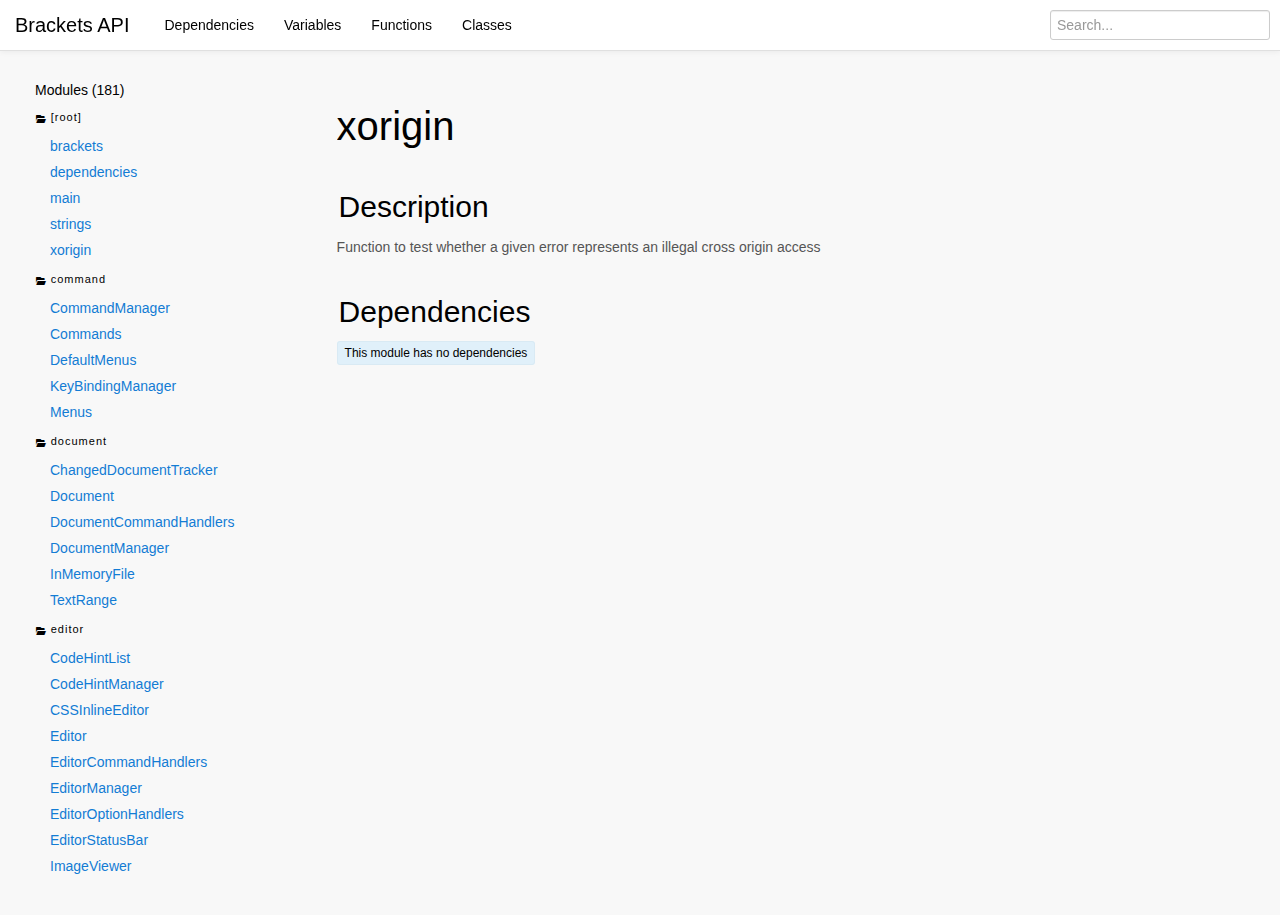
<file: brackets.io/docs/current/modules/xorigin.html>
<!DOCTYPE html>
<html lang="en">
  <head>
    <title>xorigin - Brackets API</title>
    <link rel="stylesheet" href="../assets/css/bootstrap.css">
    <link rel="stylesheet" href="../assets/css/typeahead.js-bootstrap.css">
    <link rel="stylesheet" href="../assets/css/font-awesome.css">
    <link rel="stylesheet" href="../assets/css/prism.css">
    <link rel="stylesheet" href="../assets/css/main.css">
    <!--[if IE 7]>
    <link rel="stylesheet" href="../assets/css/font-awesome-ie7.css">
    <![endif]-->
    <script type="text/javascript" src="../assets/js/jquery-1.9.1.js"></script>
    <script type="text/javascript" src="../assets/js/bootstrap.js"></script>
    <script type="text/javascript" src="../assets/js/typeahead.js"></script>
    <script type="text/javascript" src="../assets/js/main.js"></script>
    <script src="http://use.edgefonts.net/source-sans-pro:n3,i3,n4,i4;source-code-pro.js"></script>

    <!-- Control the Flash of Unstyled Text (or FOUT) -->
    <style type="text/css">
        .wf-loading h1, .wf-loading h2, .wf-loading h3, .wf-loading h4,
        .wf-loading h5, .wf-loading h6, .wf-loading p, .wf-loading a {
            visibility: hidden;
        }
    </style>
    
    <script>
      window.moduleLevel = "..";
    </script>
  </head>
  
  <body>
    <div class="row-fluid">
      <div class="navbar navbar-inverse navbar-fixed-top">
        <div class="navbar-inner">
          <div class="container">
            <a class="brand" href="../index.html">Brackets API</a>
            <div class="nav-collapse collapse">
              <ul class="nav">
                <li><a href="#dependencies">Dependencies</a></li>
                <li><a href="#variables">Variables</a></li>
                <li><a href="#functions">Functions</a></li>
                <li><a href="#classes">Classes</a></li>
              </ul>
            </div>
            <input class="typeahead" placeholder="Search..." type="text" >
          </div>
        </div>
      </div>    </div>
    <div class="container-fluid">
      <div class="row-fluid">
        <div class="span3">
          <div class="left-section">
            <h2 class="number-of-modules">Modules (181)</h2>
            <ul class="nav nav-list package-list">
              <li class="nav-header">
                <a href="javascript:;" class="toggle-package" data-package="package_"><i class="icon-folder-open"></i>[root]</a>
              </li>
            </ul>
            <ul id="package_" class="nav nav-list">
              <li><a href="../modules/brackets.html">brackets</a></li>
              <li><a href="../modules/dependencies.html">dependencies</a></li>
              <li><a href="../modules/main.html">main</a></li>
              <li><a href="../modules/strings.html">strings</a></li>
              <li><a href="../modules/xorigin.html">xorigin</a></li>
            </ul>
            <ul class="nav nav-list package-list">
              <li class="nav-header">
                <a href="javascript:;" class="toggle-package" data-package="package_command"><i class="icon-folder-open"></i>command</a>
              </li>
            </ul>
            <ul id="package_command" class="nav nav-list">
              <li><a href="../modules/command/CommandManager.html">CommandManager</a></li>
              <li><a href="../modules/command/Commands.html">Commands</a></li>
              <li><a href="../modules/command/DefaultMenus.html">DefaultMenus</a></li>
              <li><a href="../modules/command/KeyBindingManager.html">KeyBindingManager</a></li>
              <li><a href="../modules/command/Menus.html">Menus</a></li>
            </ul>
            <ul class="nav nav-list package-list">
              <li class="nav-header">
                <a href="javascript:;" class="toggle-package" data-package="package_document"><i class="icon-folder-open"></i>document</a>
              </li>
            </ul>
            <ul id="package_document" class="nav nav-list">
              <li><a href="../modules/document/ChangedDocumentTracker.html">ChangedDocumentTracker</a></li>
              <li><a href="../modules/document/Document.html">Document</a></li>
              <li><a href="../modules/document/DocumentCommandHandlers.html">DocumentCommandHandlers</a></li>
              <li><a href="../modules/document/DocumentManager.html">DocumentManager</a></li>
              <li><a href="../modules/document/InMemoryFile.html">InMemoryFile</a></li>
              <li><a href="../modules/document/TextRange.html">TextRange</a></li>
            </ul>
            <ul class="nav nav-list package-list">
              <li class="nav-header">
                <a href="javascript:;" class="toggle-package" data-package="package_editor"><i class="icon-folder-open"></i>editor</a>
              </li>
            </ul>
            <ul id="package_editor" class="nav nav-list">
              <li><a href="../modules/editor/CodeHintList.html">CodeHintList</a></li>
              <li><a href="../modules/editor/CodeHintManager.html">CodeHintManager</a></li>
              <li><a href="../modules/editor/CSSInlineEditor.html">CSSInlineEditor</a></li>
              <li><a href="../modules/editor/Editor.html">Editor</a></li>
              <li><a href="../modules/editor/EditorCommandHandlers.html">EditorCommandHandlers</a></li>
              <li><a href="../modules/editor/EditorManager.html">EditorManager</a></li>
              <li><a href="../modules/editor/EditorOptionHandlers.html">EditorOptionHandlers</a></li>
              <li><a href="../modules/editor/EditorStatusBar.html">EditorStatusBar</a></li>
              <li><a href="../modules/editor/ImageViewer.html">ImageViewer</a></li>
              <li><a href="../modules/editor/InlineTextEditor.html">InlineTextEditor</a></li>
              <li><a href="../modules/editor/InlineWidget.html">InlineWidget</a></li>
              <li><a href="../modules/editor/MultiRangeInlineEditor.html">MultiRangeInlineEditor</a></li>
            </ul>
            <ul class="nav nav-list package-list">
              <li class="nav-header">
                <a href="javascript:;" class="toggle-package" data-package="package_extensibility"><i class="icon-folder-open"></i>extensibility</a>
              </li>
            </ul>
            <ul id="package_extensibility" class="nav nav-list">
              <li><a href="../modules/extensibility/ExtensionManager.html">ExtensionManager</a></li>
              <li><a href="../modules/extensibility/ExtensionManagerDialog.html">ExtensionManagerDialog</a></li>
              <li><a href="../modules/extensibility/ExtensionManagerView.html">ExtensionManagerView</a></li>
              <li><a href="../modules/extensibility/ExtensionManagerViewModel.html">ExtensionManagerViewModel</a></li>
              <li><a href="../modules/extensibility/InstallExtensionDialog.html">InstallExtensionDialog</a></li>
              <li><a href="../modules/extensibility/Package.html">Package</a></li>
              <li><a href="../modules/extensibility/registry_utils.html">registry_utils</a></li>
            </ul>
            <ul class="nav nav-list package-list">
              <li class="nav-header">
                <a href="javascript:;" class="toggle-package" data-package="package_file"><i class="icon-folder-open"></i>file</a>
              </li>
            </ul>
            <ul id="package_file" class="nav nav-list">
              <li><a href="../modules/file/FileUtils.html">FileUtils</a></li>
            </ul>
            <ul class="nav nav-list package-list">
              <li class="nav-header">
                <a href="javascript:;" class="toggle-package" data-package="package_filesystem"><i class="icon-folder-open"></i>filesystem</a>
              </li>
            </ul>
            <ul id="package_filesystem" class="nav nav-list">
              <li><a href="../modules/filesystem/Directory.html">Directory</a></li>
              <li><a href="../modules/filesystem/File.html">File</a></li>
              <li><a href="../modules/filesystem/FileIndex.html">FileIndex</a></li>
              <li><a href="../modules/filesystem/FileSystem.html">FileSystem</a></li>
              <li><a href="../modules/filesystem/FileSystemEntry.html">FileSystemEntry</a></li>
              <li><a href="../modules/filesystem/FileSystemError.html">FileSystemError</a></li>
              <li><a href="../modules/filesystem/FileSystemStats.html">FileSystemStats</a></li>
              <li><a href="../modules/filesystem/WatchedRoot.html">WatchedRoot</a></li>
            </ul>
            <ul class="nav nav-list package-list">
              <li class="nav-header">
                <a href="javascript:;" class="toggle-package" data-package="package_filesystem_impls_appshell"><i class="icon-folder-open"></i>filesystem&#x2F;impls&#x2F;appshell</a>
              </li>
            </ul>
            <ul id="package_filesystem_impls_appshell" class="nav nav-list">
              <li><a href="../modules/filesystem/impls/appshell/AppshellFileSystem.html">AppshellFileSystem</a></li>
            </ul>
            <ul class="nav nav-list package-list">
              <li class="nav-header">
                <a href="javascript:;" class="toggle-package" data-package="package_filesystem_impls_appshell_node"><i class="icon-folder-open"></i>filesystem&#x2F;impls&#x2F;appshell&#x2F;node</a>
              </li>
            </ul>
            <ul id="package_filesystem_impls_appshell_node" class="nav nav-list">
              <li><a href="../modules/filesystem/impls/appshell/node/ChokidarWatcher.html">ChokidarWatcher</a></li>
              <li><a href="../modules/filesystem/impls/appshell/node/CSharpWatcher.html">CSharpWatcher</a></li>
              <li><a href="../modules/filesystem/impls/appshell/node/FileWatcherDomain.html">FileWatcherDomain</a></li>
              <li><a href="../modules/filesystem/impls/appshell/node/FileWatcherManager.html">FileWatcherManager</a></li>
            </ul>
            <ul class="nav nav-list package-list">
              <li class="nav-header">
                <a href="javascript:;" class="toggle-package" data-package="package_help"><i class="icon-folder-open"></i>help</a>
              </li>
            </ul>
            <ul id="package_help" class="nav nav-list">
              <li><a href="../modules/help/HelpCommandHandlers.html">HelpCommandHandlers</a></li>
            </ul>
            <ul class="nav nav-list package-list">
              <li class="nav-header">
                <a href="javascript:;" class="toggle-package" data-package="package_language"><i class="icon-folder-open"></i>language</a>
              </li>
            </ul>
            <ul id="package_language" class="nav nav-list">
              <li><a href="../modules/language/CodeInspection.html">CodeInspection</a></li>
              <li><a href="../modules/language/CSSUtils.html">CSSUtils</a></li>
              <li><a href="../modules/language/HTMLDOMDiff.html">HTMLDOMDiff</a></li>
              <li><a href="../modules/language/HTMLInstrumentation.html">HTMLInstrumentation</a></li>
              <li><a href="../modules/language/HTMLSimpleDOM.html">HTMLSimpleDOM</a></li>
              <li><a href="../modules/language/HTMLTokenizer.html">HTMLTokenizer</a></li>
              <li><a href="../modules/language/HTMLUtils.html">HTMLUtils</a></li>
              <li><a href="../modules/language/JSONUtils.html">JSONUtils</a></li>
              <li><a href="../modules/language/JSUtils.html">JSUtils</a></li>
              <li><a href="../modules/language/LanguageManager.html">LanguageManager</a></li>
              <li><a href="../modules/language/XMLUtils.html">XMLUtils</a></li>
            </ul>
            <ul class="nav nav-list package-list">
              <li class="nav-header">
                <a href="javascript:;" class="toggle-package" data-package="package_LiveDevelopment_Agents"><i class="icon-folder-open"></i>LiveDevelopment&#x2F;Agents</a>
              </li>
            </ul>
            <ul id="package_LiveDevelopment_Agents" class="nav nav-list">
              <li><a href="../modules/LiveDevelopment/Agents/ConsoleAgent.html">ConsoleAgent</a></li>
              <li><a href="../modules/LiveDevelopment/Agents/CSSAgent.html">CSSAgent</a></li>
              <li><a href="../modules/LiveDevelopment/Agents/DOMAgent.html">DOMAgent</a></li>
              <li><a href="../modules/LiveDevelopment/Agents/DOMHelpers.html">DOMHelpers</a></li>
              <li><a href="../modules/LiveDevelopment/Agents/DOMNode.html">DOMNode</a></li>
              <li><a href="../modules/LiveDevelopment/Agents/EditAgent.html">EditAgent</a></li>
              <li><a href="../modules/LiveDevelopment/Agents/GotoAgent.html">GotoAgent</a></li>
              <li><a href="../modules/LiveDevelopment/Agents/HighlightAgent.html">HighlightAgent</a></li>
              <li><a href="../modules/LiveDevelopment/Agents/NetworkAgent.html">NetworkAgent</a></li>
              <li><a href="../modules/LiveDevelopment/Agents/RemoteAgent.html">RemoteAgent</a></li>
              <li><a href="../modules/LiveDevelopment/Agents/RemoteFunctions.html">RemoteFunctions</a></li>
              <li><a href="../modules/LiveDevelopment/Agents/ScriptAgent.html">ScriptAgent</a></li>
            </ul>
            <ul class="nav nav-list package-list">
              <li class="nav-header">
                <a href="javascript:;" class="toggle-package" data-package="package_LiveDevelopment_Documents"><i class="icon-folder-open"></i>LiveDevelopment&#x2F;Documents</a>
              </li>
            </ul>
            <ul id="package_LiveDevelopment_Documents" class="nav nav-list">
              <li><a href="../modules/LiveDevelopment/Documents/CSSDocument.html">CSSDocument</a></li>
              <li><a href="../modules/LiveDevelopment/Documents/CSSPreprocessorDocument.html">CSSPreprocessorDocument</a></li>
              <li><a href="../modules/LiveDevelopment/Documents/HTMLDocument.html">HTMLDocument</a></li>
              <li><a href="../modules/LiveDevelopment/Documents/JSDocument.html">JSDocument</a></li>
            </ul>
            <ul class="nav nav-list package-list">
              <li class="nav-header">
                <a href="javascript:;" class="toggle-package" data-package="package_LiveDevelopment_Inspector"><i class="icon-folder-open"></i>LiveDevelopment&#x2F;Inspector</a>
              </li>
            </ul>
            <ul id="package_LiveDevelopment_Inspector" class="nav nav-list">
              <li><a href="../modules/LiveDevelopment/Inspector/Inspector.html">Inspector</a></li>
            </ul>
            <ul class="nav nav-list package-list">
              <li class="nav-header">
                <a href="javascript:;" class="toggle-package" data-package="package_LiveDevelopment"><i class="icon-folder-open"></i>LiveDevelopment</a>
              </li>
            </ul>
            <ul id="package_LiveDevelopment" class="nav nav-list">
              <li><a href="../modules/LiveDevelopment/LiveDevelopment.html">LiveDevelopment</a></li>
              <li><a href="../modules/LiveDevelopment/LiveDevelopmentUtils.html">LiveDevelopmentUtils</a></li>
              <li><a href="../modules/LiveDevelopment/LiveDevMultiBrowser.html">LiveDevMultiBrowser</a></li>
              <li><a href="../modules/LiveDevelopment/LiveDevServerManager.html">LiveDevServerManager</a></li>
              <li><a href="../modules/LiveDevelopment/main.html">main</a></li>
            </ul>
            <ul class="nav nav-list package-list">
              <li class="nav-header">
                <a href="javascript:;" class="toggle-package" data-package="package_LiveDevelopment_MultiBrowserImpl_documents"><i class="icon-folder-open"></i>LiveDevelopment&#x2F;MultiBrowserImpl&#x2F;documents</a>
              </li>
            </ul>
            <ul id="package_LiveDevelopment_MultiBrowserImpl_documents" class="nav nav-list">
              <li><a href="../modules/LiveDevelopment/MultiBrowserImpl/documents/LiveCSSDocument.html">LiveCSSDocument</a></li>
              <li><a href="../modules/LiveDevelopment/MultiBrowserImpl/documents/LiveDocument.html">LiveDocument</a></li>
              <li><a href="../modules/LiveDevelopment/MultiBrowserImpl/documents/LiveHTMLDocument.html">LiveHTMLDocument</a></li>
            </ul>
            <ul class="nav nav-list package-list">
              <li class="nav-header">
                <a href="javascript:;" class="toggle-package" data-package="package_LiveDevelopment_MultiBrowserImpl_language"><i class="icon-folder-open"></i>LiveDevelopment&#x2F;MultiBrowserImpl&#x2F;language</a>
              </li>
            </ul>
            <ul id="package_LiveDevelopment_MultiBrowserImpl_language" class="nav nav-list">
              <li><a href="../modules/LiveDevelopment/MultiBrowserImpl/language/HTMLInstrumentation.html">HTMLInstrumentation</a></li>
              <li><a href="../modules/LiveDevelopment/MultiBrowserImpl/language/HTMLSimpleDOM.html">HTMLSimpleDOM</a></li>
            </ul>
            <ul class="nav nav-list package-list">
              <li class="nav-header">
                <a href="javascript:;" class="toggle-package" data-package="package_LiveDevelopment_MultiBrowserImpl_launchers"><i class="icon-folder-open"></i>LiveDevelopment&#x2F;MultiBrowserImpl&#x2F;launchers</a>
              </li>
            </ul>
            <ul id="package_LiveDevelopment_MultiBrowserImpl_launchers" class="nav nav-list">
              <li><a href="../modules/LiveDevelopment/MultiBrowserImpl/launchers/Launcher.html">Launcher</a></li>
            </ul>
            <ul class="nav nav-list package-list">
              <li class="nav-header">
                <a href="javascript:;" class="toggle-package" data-package="package_LiveDevelopment_MultiBrowserImpl_launchers_node"><i class="icon-folder-open"></i>LiveDevelopment&#x2F;MultiBrowserImpl&#x2F;launchers&#x2F;node</a>
              </li>
            </ul>
            <ul id="package_LiveDevelopment_MultiBrowserImpl_launchers_node" class="nav nav-list">
              <li><a href="../modules/LiveDevelopment/MultiBrowserImpl/launchers/node/LauncherDomain.html">LauncherDomain</a></li>
            </ul>
            <ul class="nav nav-list package-list">
              <li class="nav-header">
                <a href="javascript:;" class="toggle-package" data-package="package_LiveDevelopment_MultiBrowserImpl_protocol"><i class="icon-folder-open"></i>LiveDevelopment&#x2F;MultiBrowserImpl&#x2F;protocol</a>
              </li>
            </ul>
            <ul id="package_LiveDevelopment_MultiBrowserImpl_protocol" class="nav nav-list">
              <li><a href="../modules/LiveDevelopment/MultiBrowserImpl/protocol/LiveDevProtocol.html">LiveDevProtocol</a></li>
            </ul>
            <ul class="nav nav-list package-list">
              <li class="nav-header">
                <a href="javascript:;" class="toggle-package" data-package="package_LiveDevelopment_MultiBrowserImpl_protocol_remote"><i class="icon-folder-open"></i>LiveDevelopment&#x2F;MultiBrowserImpl&#x2F;protocol&#x2F;remote</a>
              </li>
            </ul>
            <ul id="package_LiveDevelopment_MultiBrowserImpl_protocol_remote" class="nav nav-list">
              <li><a href="../modules/LiveDevelopment/MultiBrowserImpl/protocol/remote/DocumentObserver.html">DocumentObserver</a></li>
              <li><a href="../modules/LiveDevelopment/MultiBrowserImpl/protocol/remote/LiveDevProtocolRemote.html">LiveDevProtocolRemote</a></li>
            </ul>
            <ul class="nav nav-list package-list">
              <li class="nav-header">
                <a href="javascript:;" class="toggle-package" data-package="package_LiveDevelopment_MultiBrowserImpl_transports_node"><i class="icon-folder-open"></i>LiveDevelopment&#x2F;MultiBrowserImpl&#x2F;transports&#x2F;node</a>
              </li>
            </ul>
            <ul id="package_LiveDevelopment_MultiBrowserImpl_transports_node" class="nav nav-list">
              <li><a href="../modules/LiveDevelopment/MultiBrowserImpl/transports/node/NodeSocketTransportDomain.html">NodeSocketTransportDomain</a></li>
            </ul>
            <ul class="nav nav-list package-list">
              <li class="nav-header">
                <a href="javascript:;" class="toggle-package" data-package="package_LiveDevelopment_MultiBrowserImpl_transports"><i class="icon-folder-open"></i>LiveDevelopment&#x2F;MultiBrowserImpl&#x2F;transports</a>
              </li>
            </ul>
            <ul id="package_LiveDevelopment_MultiBrowserImpl_transports" class="nav nav-list">
              <li><a href="../modules/LiveDevelopment/MultiBrowserImpl/transports/NodeSocketTransport.html">NodeSocketTransport</a></li>
            </ul>
            <ul class="nav nav-list package-list">
              <li class="nav-header">
                <a href="javascript:;" class="toggle-package" data-package="package_LiveDevelopment_MultiBrowserImpl_transports_remote"><i class="icon-folder-open"></i>LiveDevelopment&#x2F;MultiBrowserImpl&#x2F;transports&#x2F;remote</a>
              </li>
            </ul>
            <ul id="package_LiveDevelopment_MultiBrowserImpl_transports_remote" class="nav nav-list">
              <li><a href="../modules/LiveDevelopment/MultiBrowserImpl/transports/remote/NodeSocketTransportRemote.html">NodeSocketTransportRemote</a></li>
            </ul>
            <ul class="nav nav-list package-list">
              <li class="nav-header">
                <a href="javascript:;" class="toggle-package" data-package="package_LiveDevelopment_Servers"><i class="icon-folder-open"></i>LiveDevelopment&#x2F;Servers</a>
              </li>
            </ul>
            <ul id="package_LiveDevelopment_Servers" class="nav nav-list">
              <li><a href="../modules/LiveDevelopment/Servers/BaseServer.html">BaseServer</a></li>
              <li><a href="../modules/LiveDevelopment/Servers/FileServer.html">FileServer</a></li>
              <li><a href="../modules/LiveDevelopment/Servers/UserServer.html">UserServer</a></li>
            </ul>
            <ul class="nav nav-list package-list">
              <li class="nav-header">
                <a href="javascript:;" class="toggle-package" data-package="package_LiveDevelopment_transports_node"><i class="icon-folder-open"></i>LiveDevelopment&#x2F;transports&#x2F;node</a>
              </li>
            </ul>
            <ul id="package_LiveDevelopment_transports_node" class="nav nav-list">
              <li><a href="../modules/LiveDevelopment/transports/node/WebSocketTransportDomain.html">WebSocketTransportDomain</a></li>
            </ul>
            <ul class="nav nav-list package-list">
              <li class="nav-header">
                <a href="javascript:;" class="toggle-package" data-package="package_LiveDevelopment_transports"><i class="icon-folder-open"></i>LiveDevelopment&#x2F;transports</a>
              </li>
            </ul>
            <ul id="package_LiveDevelopment_transports" class="nav nav-list">
              <li><a href="../modules/LiveDevelopment/transports/WebSocketTransport.html">WebSocketTransport</a></li>
            </ul>
            <ul class="nav nav-list package-list">
              <li class="nav-header">
                <a href="javascript:;" class="toggle-package" data-package="package_preferences"><i class="icon-folder-open"></i>preferences</a>
              </li>
            </ul>
            <ul id="package_preferences" class="nav nav-list">
              <li><a href="../modules/preferences/PreferencesBase.html">PreferencesBase</a></li>
              <li><a href="../modules/preferences/PreferencesDialogs.html">PreferencesDialogs</a></li>
              <li><a href="../modules/preferences/PreferencesImpl.html">PreferencesImpl</a></li>
              <li><a href="../modules/preferences/PreferencesManager.html">PreferencesManager</a></li>
            </ul>
            <ul class="nav nav-list package-list">
              <li class="nav-header">
                <a href="javascript:;" class="toggle-package" data-package="package_project"><i class="icon-folder-open"></i>project</a>
              </li>
            </ul>
            <ul id="package_project" class="nav nav-list">
              <li><a href="../modules/project/FileSyncManager.html">FileSyncManager</a></li>
              <li><a href="../modules/project/FileTreeView.html">FileTreeView</a></li>
              <li><a href="../modules/project/FileTreeViewModel.html">FileTreeViewModel</a></li>
              <li><a href="../modules/project/FileViewController.html">FileViewController</a></li>
              <li><a href="../modules/project/ProjectManager.html">ProjectManager</a></li>
              <li><a href="../modules/project/ProjectModel.html">ProjectModel</a></li>
              <li><a href="../modules/project/SidebarView.html">SidebarView</a></li>
              <li><a href="../modules/project/WorkingSetSort.html">WorkingSetSort</a></li>
              <li><a href="../modules/project/WorkingSetView.html">WorkingSetView</a></li>
            </ul>
            <ul class="nav nav-list package-list">
              <li class="nav-header">
                <a href="javascript:;" class="toggle-package" data-package="package_search"><i class="icon-folder-open"></i>search</a>
              </li>
            </ul>
            <ul id="package_search" class="nav nav-list">
              <li><a href="../modules/search/FileFilters.html">FileFilters</a></li>
              <li><a href="../modules/search/FindBar.html">FindBar</a></li>
              <li><a href="../modules/search/FindInFiles.html">FindInFiles</a></li>
              <li><a href="../modules/search/FindInFilesUI.html">FindInFilesUI</a></li>
              <li><a href="../modules/search/FindReplace.html">FindReplace</a></li>
              <li><a href="../modules/search/FindUtils.html">FindUtils</a></li>
              <li><a href="../modules/search/QuickOpen.html">QuickOpen</a></li>
              <li><a href="../modules/search/QuickOpenHelper.html">QuickOpenHelper</a></li>
              <li><a href="../modules/search/QuickSearchField.html">QuickSearchField</a></li>
              <li><a href="../modules/search/ScrollTrackMarkers.html">ScrollTrackMarkers</a></li>
              <li><a href="../modules/search/SearchModel.html">SearchModel</a></li>
              <li><a href="../modules/search/SearchResultsView.html">SearchResultsView</a></li>
            </ul>
            <ul class="nav nav-list package-list">
              <li class="nav-header">
                <a href="javascript:;" class="toggle-package" data-package="package_search_node"><i class="icon-folder-open"></i>search&#x2F;node</a>
              </li>
            </ul>
            <ul id="package_search_node" class="nav nav-list">
              <li><a href="../modules/search/node/FindInFilesDomain.html">FindInFilesDomain</a></li>
            </ul>
            <ul class="nav nav-list package-list">
              <li class="nav-header">
                <a href="javascript:;" class="toggle-package" data-package="package_utils"><i class="icon-folder-open"></i>utils</a>
              </li>
            </ul>
            <ul id="package_utils" class="nav nav-list">
              <li><a href="../modules/utils/AnimationUtils.html">AnimationUtils</a></li>
              <li><a href="../modules/utils/AppInit.html">AppInit</a></li>
              <li><a href="../modules/utils/Async.html">Async</a></li>
              <li><a href="../modules/utils/BuildInfoUtils.html">BuildInfoUtils</a></li>
              <li><a href="../modules/utils/ColorUtils.html">ColorUtils</a></li>
              <li><a href="../modules/utils/Compatibility.html">Compatibility</a></li>
              <li><a href="../modules/utils/DeprecationWarning.html">DeprecationWarning</a></li>
              <li><a href="../modules/utils/DragAndDrop.html">DragAndDrop</a></li>
              <li><a href="../modules/utils/DropdownEventHandler.html">DropdownEventHandler</a></li>
              <li><a href="../modules/utils/EventDispatcher.html">EventDispatcher</a></li>
              <li><a href="../modules/utils/ExtensionLoader.html">ExtensionLoader</a></li>
              <li><a href="../modules/utils/ExtensionUtils.html">ExtensionUtils</a></li>
              <li><a href="../modules/utils/Global.html">Global</a></li>
              <li><a href="../modules/utils/HealthLogger.html">HealthLogger</a></li>
              <li><a href="../modules/utils/KeyEvent.html">KeyEvent</a></li>
              <li><a href="../modules/utils/LocalizationUtils.html">LocalizationUtils</a></li>
              <li><a href="../modules/utils/NativeApp.html">NativeApp</a></li>
              <li><a href="../modules/utils/NodeConnection.html">NodeConnection</a></li>
              <li><a href="../modules/utils/NodeDomain.html">NodeDomain</a></li>
              <li><a href="../modules/utils/PerfUtils.html">PerfUtils</a></li>
              <li><a href="../modules/utils/Resizer.html">Resizer</a></li>
              <li><a href="../modules/utils/ShellAPI.html">ShellAPI</a></li>
              <li><a href="../modules/utils/StringMatch.html">StringMatch</a></li>
              <li><a href="../modules/utils/StringUtils.html">StringUtils</a></li>
              <li><a href="../modules/utils/TokenUtils.html">TokenUtils</a></li>
              <li><a href="../modules/utils/UpdateNotification.html">UpdateNotification</a></li>
              <li><a href="../modules/utils/UrlParams.html">UrlParams</a></li>
              <li><a href="../modules/utils/ValidationUtils.html">ValidationUtils</a></li>
              <li><a href="../modules/utils/ViewUtils.html">ViewUtils</a></li>
            </ul>
            <ul class="nav nav-list package-list">
              <li class="nav-header">
                <a href="javascript:;" class="toggle-package" data-package="package_view"><i class="icon-folder-open"></i>view</a>
              </li>
            </ul>
            <ul id="package_view" class="nav nav-list">
              <li><a href="../modules/view/MainViewFactory.html">MainViewFactory</a></li>
              <li><a href="../modules/view/MainViewManager.html">MainViewManager</a></li>
              <li><a href="../modules/view/Pane.html">Pane</a></li>
              <li><a href="../modules/view/PanelManager.html">PanelManager</a></li>
              <li><a href="../modules/view/ThemeManager.html">ThemeManager</a></li>
              <li><a href="../modules/view/ThemeSettings.html">ThemeSettings</a></li>
              <li><a href="../modules/view/ThemeView.html">ThemeView</a></li>
              <li><a href="../modules/view/ViewCommandHandlers.html">ViewCommandHandlers</a></li>
              <li><a href="../modules/view/ViewStateManager.html">ViewStateManager</a></li>
              <li><a href="../modules/view/WorkspaceManager.html">WorkspaceManager</a></li>
            </ul>
            <ul class="nav nav-list package-list">
              <li class="nav-header">
                <a href="javascript:;" class="toggle-package" data-package="package_widgets"><i class="icon-folder-open"></i>widgets</a>
              </li>
            </ul>
            <ul id="package_widgets" class="nav nav-list">
              <li><a href="../modules/widgets/bootstrap-alerts.html">bootstrap-alerts</a></li>
              <li><a href="../modules/widgets/bootstrap-button.html">bootstrap-button</a></li>
              <li><a href="../modules/widgets/bootstrap-dropdown.html">bootstrap-dropdown</a></li>
              <li><a href="../modules/widgets/bootstrap-modal.html">bootstrap-modal</a></li>
              <li><a href="../modules/widgets/bootstrap-popover.html">bootstrap-popover</a></li>
              <li><a href="../modules/widgets/bootstrap-scrollspy.html">bootstrap-scrollspy</a></li>
              <li><a href="../modules/widgets/bootstrap-tab.html">bootstrap-tab</a></li>
              <li><a href="../modules/widgets/bootstrap-tooltip.html">bootstrap-tooltip</a></li>
              <li><a href="../modules/widgets/bootstrap-twipsy-mod.html">bootstrap-twipsy-mod</a></li>
              <li><a href="../modules/widgets/DefaultDialogs.html">DefaultDialogs</a></li>
              <li><a href="../modules/widgets/Dialogs.html">Dialogs</a></li>
              <li><a href="../modules/widgets/DropdownButton.html">DropdownButton</a></li>
              <li><a href="../modules/widgets/ModalBar.html">ModalBar</a></li>
              <li><a href="../modules/widgets/PopUpManager.html">PopUpManager</a></li>
              <li><a href="../modules/widgets/StatusBar.html">StatusBar</a></li>
            </ul>
          </div>
        </div>
        <div class="module span9">
<h1>xorigin</h1>


<section class="description">
    <h3>Description</h3>
    
    <div><p>Function to test whether a given error represents an illegal cross origin access</p>
</div>
    
</section>

<section id="dependencies">
    <h3>Dependencies</h3>


    <span class="alert alert-info">This module has no dependencies</span>
</section>


        </div>
      </div>
    </div>

    <script type="text/javascript" src="../assets/js/prism.js"></script>
  </body>
</html>
</file>
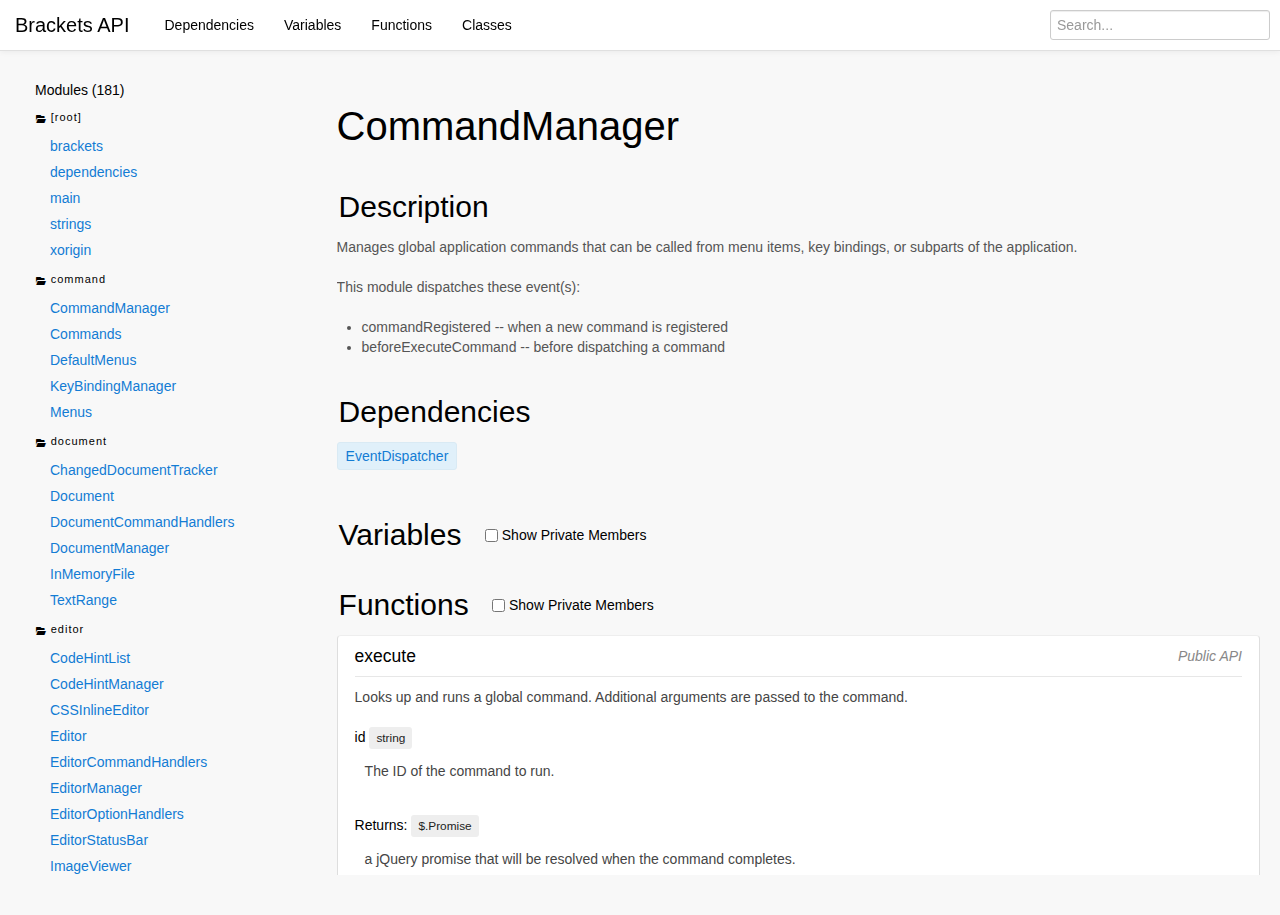
<file: brackets.io/docs/current/modules/command/CommandManager.html>
<!DOCTYPE html>
<html lang="en">
  <head>
    <title>CommandManager - Brackets API</title>
    <link rel="stylesheet" href="../../assets/css/bootstrap.css">
    <link rel="stylesheet" href="../../assets/css/typeahead.js-bootstrap.css">
    <link rel="stylesheet" href="../../assets/css/font-awesome.css">
    <link rel="stylesheet" href="../../assets/css/prism.css">
    <link rel="stylesheet" href="../../assets/css/main.css">
    <!--[if IE 7]>
    <link rel="stylesheet" href="../assets/css/font-awesome-ie7.css">
    <![endif]-->
    <script type="text/javascript" src="../../assets/js/jquery-1.9.1.js"></script>
    <script type="text/javascript" src="../../assets/js/bootstrap.js"></script>
    <script type="text/javascript" src="../../assets/js/typeahead.js"></script>
    <script type="text/javascript" src="../../assets/js/main.js"></script>
    <script src="http://use.edgefonts.net/source-sans-pro:n3,i3,n4,i4;source-code-pro.js"></script>

    <!-- Control the Flash of Unstyled Text (or FOUT) -->
    <style type="text/css">
        .wf-loading h1, .wf-loading h2, .wf-loading h3, .wf-loading h4,
        .wf-loading h5, .wf-loading h6, .wf-loading p, .wf-loading a {
            visibility: hidden;
        }
    </style>
    
    <script>
      window.moduleLevel = "../..";
    </script>
  </head>
  
  <body>
    <div class="row-fluid">
      <div class="navbar navbar-inverse navbar-fixed-top">
        <div class="navbar-inner">
          <div class="container">
            <a class="brand" href="../../index.html">Brackets API</a>
            <div class="nav-collapse collapse">
              <ul class="nav">
                <li><a href="#dependencies">Dependencies</a></li>
                <li><a href="#variables">Variables</a></li>
                <li><a href="#functions">Functions</a></li>
                <li><a href="#classes">Classes</a></li>
              </ul>
            </div>
            <input class="typeahead" placeholder="Search..." type="text" >
          </div>
        </div>
      </div>    </div>
    <div class="container-fluid">
      <div class="row-fluid">
        <div class="span3">
          <div class="left-section">
            <h2 class="number-of-modules">Modules (181)</h2>
            <ul class="nav nav-list package-list">
              <li class="nav-header">
                <a href="javascript:;" class="toggle-package" data-package="package_"><i class="icon-folder-open"></i>[root]</a>
              </li>
            </ul>
            <ul id="package_" class="nav nav-list">
              <li><a href="../../modules/brackets.html">brackets</a></li>
              <li><a href="../../modules/dependencies.html">dependencies</a></li>
              <li><a href="../../modules/main.html">main</a></li>
              <li><a href="../../modules/strings.html">strings</a></li>
              <li><a href="../../modules/xorigin.html">xorigin</a></li>
            </ul>
            <ul class="nav nav-list package-list">
              <li class="nav-header">
                <a href="javascript:;" class="toggle-package" data-package="package_command"><i class="icon-folder-open"></i>command</a>
              </li>
            </ul>
            <ul id="package_command" class="nav nav-list">
              <li><a href="../../modules/command/CommandManager.html">CommandManager</a></li>
              <li><a href="../../modules/command/Commands.html">Commands</a></li>
              <li><a href="../../modules/command/DefaultMenus.html">DefaultMenus</a></li>
              <li><a href="../../modules/command/KeyBindingManager.html">KeyBindingManager</a></li>
              <li><a href="../../modules/command/Menus.html">Menus</a></li>
            </ul>
            <ul class="nav nav-list package-list">
              <li class="nav-header">
                <a href="javascript:;" class="toggle-package" data-package="package_document"><i class="icon-folder-open"></i>document</a>
              </li>
            </ul>
            <ul id="package_document" class="nav nav-list">
              <li><a href="../../modules/document/ChangedDocumentTracker.html">ChangedDocumentTracker</a></li>
              <li><a href="../../modules/document/Document.html">Document</a></li>
              <li><a href="../../modules/document/DocumentCommandHandlers.html">DocumentCommandHandlers</a></li>
              <li><a href="../../modules/document/DocumentManager.html">DocumentManager</a></li>
              <li><a href="../../modules/document/InMemoryFile.html">InMemoryFile</a></li>
              <li><a href="../../modules/document/TextRange.html">TextRange</a></li>
            </ul>
            <ul class="nav nav-list package-list">
              <li class="nav-header">
                <a href="javascript:;" class="toggle-package" data-package="package_editor"><i class="icon-folder-open"></i>editor</a>
              </li>
            </ul>
            <ul id="package_editor" class="nav nav-list">
              <li><a href="../../modules/editor/CodeHintList.html">CodeHintList</a></li>
              <li><a href="../../modules/editor/CodeHintManager.html">CodeHintManager</a></li>
              <li><a href="../../modules/editor/CSSInlineEditor.html">CSSInlineEditor</a></li>
              <li><a href="../../modules/editor/Editor.html">Editor</a></li>
              <li><a href="../../modules/editor/EditorCommandHandlers.html">EditorCommandHandlers</a></li>
              <li><a href="../../modules/editor/EditorManager.html">EditorManager</a></li>
              <li><a href="../../modules/editor/EditorOptionHandlers.html">EditorOptionHandlers</a></li>
              <li><a href="../../modules/editor/EditorStatusBar.html">EditorStatusBar</a></li>
              <li><a href="../../modules/editor/ImageViewer.html">ImageViewer</a></li>
              <li><a href="../../modules/editor/InlineTextEditor.html">InlineTextEditor</a></li>
              <li><a href="../../modules/editor/InlineWidget.html">InlineWidget</a></li>
              <li><a href="../../modules/editor/MultiRangeInlineEditor.html">MultiRangeInlineEditor</a></li>
            </ul>
            <ul class="nav nav-list package-list">
              <li class="nav-header">
                <a href="javascript:;" class="toggle-package" data-package="package_extensibility"><i class="icon-folder-open"></i>extensibility</a>
              </li>
            </ul>
            <ul id="package_extensibility" class="nav nav-list">
              <li><a href="../../modules/extensibility/ExtensionManager.html">ExtensionManager</a></li>
              <li><a href="../../modules/extensibility/ExtensionManagerDialog.html">ExtensionManagerDialog</a></li>
              <li><a href="../../modules/extensibility/ExtensionManagerView.html">ExtensionManagerView</a></li>
              <li><a href="../../modules/extensibility/ExtensionManagerViewModel.html">ExtensionManagerViewModel</a></li>
              <li><a href="../../modules/extensibility/InstallExtensionDialog.html">InstallExtensionDialog</a></li>
              <li><a href="../../modules/extensibility/Package.html">Package</a></li>
              <li><a href="../../modules/extensibility/registry_utils.html">registry_utils</a></li>
            </ul>
            <ul class="nav nav-list package-list">
              <li class="nav-header">
                <a href="javascript:;" class="toggle-package" data-package="package_file"><i class="icon-folder-open"></i>file</a>
              </li>
            </ul>
            <ul id="package_file" class="nav nav-list">
              <li><a href="../../modules/file/FileUtils.html">FileUtils</a></li>
            </ul>
            <ul class="nav nav-list package-list">
              <li class="nav-header">
                <a href="javascript:;" class="toggle-package" data-package="package_filesystem"><i class="icon-folder-open"></i>filesystem</a>
              </li>
            </ul>
            <ul id="package_filesystem" class="nav nav-list">
              <li><a href="../../modules/filesystem/Directory.html">Directory</a></li>
              <li><a href="../../modules/filesystem/File.html">File</a></li>
              <li><a href="../../modules/filesystem/FileIndex.html">FileIndex</a></li>
              <li><a href="../../modules/filesystem/FileSystem.html">FileSystem</a></li>
              <li><a href="../../modules/filesystem/FileSystemEntry.html">FileSystemEntry</a></li>
              <li><a href="../../modules/filesystem/FileSystemError.html">FileSystemError</a></li>
              <li><a href="../../modules/filesystem/FileSystemStats.html">FileSystemStats</a></li>
              <li><a href="../../modules/filesystem/WatchedRoot.html">WatchedRoot</a></li>
            </ul>
            <ul class="nav nav-list package-list">
              <li class="nav-header">
                <a href="javascript:;" class="toggle-package" data-package="package_filesystem_impls_appshell"><i class="icon-folder-open"></i>filesystem&#x2F;impls&#x2F;appshell</a>
              </li>
            </ul>
            <ul id="package_filesystem_impls_appshell" class="nav nav-list">
              <li><a href="../../modules/filesystem/impls/appshell/AppshellFileSystem.html">AppshellFileSystem</a></li>
            </ul>
            <ul class="nav nav-list package-list">
              <li class="nav-header">
                <a href="javascript:;" class="toggle-package" data-package="package_filesystem_impls_appshell_node"><i class="icon-folder-open"></i>filesystem&#x2F;impls&#x2F;appshell&#x2F;node</a>
              </li>
            </ul>
            <ul id="package_filesystem_impls_appshell_node" class="nav nav-list">
              <li><a href="../../modules/filesystem/impls/appshell/node/ChokidarWatcher.html">ChokidarWatcher</a></li>
              <li><a href="../../modules/filesystem/impls/appshell/node/CSharpWatcher.html">CSharpWatcher</a></li>
              <li><a href="../../modules/filesystem/impls/appshell/node/FileWatcherDomain.html">FileWatcherDomain</a></li>
              <li><a href="../../modules/filesystem/impls/appshell/node/FileWatcherManager.html">FileWatcherManager</a></li>
            </ul>
            <ul class="nav nav-list package-list">
              <li class="nav-header">
                <a href="javascript:;" class="toggle-package" data-package="package_help"><i class="icon-folder-open"></i>help</a>
              </li>
            </ul>
            <ul id="package_help" class="nav nav-list">
              <li><a href="../../modules/help/HelpCommandHandlers.html">HelpCommandHandlers</a></li>
            </ul>
            <ul class="nav nav-list package-list">
              <li class="nav-header">
                <a href="javascript:;" class="toggle-package" data-package="package_language"><i class="icon-folder-open"></i>language</a>
              </li>
            </ul>
            <ul id="package_language" class="nav nav-list">
              <li><a href="../../modules/language/CodeInspection.html">CodeInspection</a></li>
              <li><a href="../../modules/language/CSSUtils.html">CSSUtils</a></li>
              <li><a href="../../modules/language/HTMLDOMDiff.html">HTMLDOMDiff</a></li>
              <li><a href="../../modules/language/HTMLInstrumentation.html">HTMLInstrumentation</a></li>
              <li><a href="../../modules/language/HTMLSimpleDOM.html">HTMLSimpleDOM</a></li>
              <li><a href="../../modules/language/HTMLTokenizer.html">HTMLTokenizer</a></li>
              <li><a href="../../modules/language/HTMLUtils.html">HTMLUtils</a></li>
              <li><a href="../../modules/language/JSONUtils.html">JSONUtils</a></li>
              <li><a href="../../modules/language/JSUtils.html">JSUtils</a></li>
              <li><a href="../../modules/language/LanguageManager.html">LanguageManager</a></li>
              <li><a href="../../modules/language/XMLUtils.html">XMLUtils</a></li>
            </ul>
            <ul class="nav nav-list package-list">
              <li class="nav-header">
                <a href="javascript:;" class="toggle-package" data-package="package_LiveDevelopment_Agents"><i class="icon-folder-open"></i>LiveDevelopment&#x2F;Agents</a>
              </li>
            </ul>
            <ul id="package_LiveDevelopment_Agents" class="nav nav-list">
              <li><a href="../../modules/LiveDevelopment/Agents/ConsoleAgent.html">ConsoleAgent</a></li>
              <li><a href="../../modules/LiveDevelopment/Agents/CSSAgent.html">CSSAgent</a></li>
              <li><a href="../../modules/LiveDevelopment/Agents/DOMAgent.html">DOMAgent</a></li>
              <li><a href="../../modules/LiveDevelopment/Agents/DOMHelpers.html">DOMHelpers</a></li>
              <li><a href="../../modules/LiveDevelopment/Agents/DOMNode.html">DOMNode</a></li>
              <li><a href="../../modules/LiveDevelopment/Agents/EditAgent.html">EditAgent</a></li>
              <li><a href="../../modules/LiveDevelopment/Agents/GotoAgent.html">GotoAgent</a></li>
              <li><a href="../../modules/LiveDevelopment/Agents/HighlightAgent.html">HighlightAgent</a></li>
              <li><a href="../../modules/LiveDevelopment/Agents/NetworkAgent.html">NetworkAgent</a></li>
              <li><a href="../../modules/LiveDevelopment/Agents/RemoteAgent.html">RemoteAgent</a></li>
              <li><a href="../../modules/LiveDevelopment/Agents/RemoteFunctions.html">RemoteFunctions</a></li>
              <li><a href="../../modules/LiveDevelopment/Agents/ScriptAgent.html">ScriptAgent</a></li>
            </ul>
            <ul class="nav nav-list package-list">
              <li class="nav-header">
                <a href="javascript:;" class="toggle-package" data-package="package_LiveDevelopment_Documents"><i class="icon-folder-open"></i>LiveDevelopment&#x2F;Documents</a>
              </li>
            </ul>
            <ul id="package_LiveDevelopment_Documents" class="nav nav-list">
              <li><a href="../../modules/LiveDevelopment/Documents/CSSDocument.html">CSSDocument</a></li>
              <li><a href="../../modules/LiveDevelopment/Documents/CSSPreprocessorDocument.html">CSSPreprocessorDocument</a></li>
              <li><a href="../../modules/LiveDevelopment/Documents/HTMLDocument.html">HTMLDocument</a></li>
              <li><a href="../../modules/LiveDevelopment/Documents/JSDocument.html">JSDocument</a></li>
            </ul>
            <ul class="nav nav-list package-list">
              <li class="nav-header">
                <a href="javascript:;" class="toggle-package" data-package="package_LiveDevelopment_Inspector"><i class="icon-folder-open"></i>LiveDevelopment&#x2F;Inspector</a>
              </li>
            </ul>
            <ul id="package_LiveDevelopment_Inspector" class="nav nav-list">
              <li><a href="../../modules/LiveDevelopment/Inspector/Inspector.html">Inspector</a></li>
            </ul>
            <ul class="nav nav-list package-list">
              <li class="nav-header">
                <a href="javascript:;" class="toggle-package" data-package="package_LiveDevelopment"><i class="icon-folder-open"></i>LiveDevelopment</a>
              </li>
            </ul>
            <ul id="package_LiveDevelopment" class="nav nav-list">
              <li><a href="../../modules/LiveDevelopment/LiveDevelopment.html">LiveDevelopment</a></li>
              <li><a href="../../modules/LiveDevelopment/LiveDevelopmentUtils.html">LiveDevelopmentUtils</a></li>
              <li><a href="../../modules/LiveDevelopment/LiveDevMultiBrowser.html">LiveDevMultiBrowser</a></li>
              <li><a href="../../modules/LiveDevelopment/LiveDevServerManager.html">LiveDevServerManager</a></li>
              <li><a href="../../modules/LiveDevelopment/main.html">main</a></li>
            </ul>
            <ul class="nav nav-list package-list">
              <li class="nav-header">
                <a href="javascript:;" class="toggle-package" data-package="package_LiveDevelopment_MultiBrowserImpl_documents"><i class="icon-folder-open"></i>LiveDevelopment&#x2F;MultiBrowserImpl&#x2F;documents</a>
              </li>
            </ul>
            <ul id="package_LiveDevelopment_MultiBrowserImpl_documents" class="nav nav-list">
              <li><a href="../../modules/LiveDevelopment/MultiBrowserImpl/documents/LiveCSSDocument.html">LiveCSSDocument</a></li>
              <li><a href="../../modules/LiveDevelopment/MultiBrowserImpl/documents/LiveDocument.html">LiveDocument</a></li>
              <li><a href="../../modules/LiveDevelopment/MultiBrowserImpl/documents/LiveHTMLDocument.html">LiveHTMLDocument</a></li>
            </ul>
            <ul class="nav nav-list package-list">
              <li class="nav-header">
                <a href="javascript:;" class="toggle-package" data-package="package_LiveDevelopment_MultiBrowserImpl_language"><i class="icon-folder-open"></i>LiveDevelopment&#x2F;MultiBrowserImpl&#x2F;language</a>
              </li>
            </ul>
            <ul id="package_LiveDevelopment_MultiBrowserImpl_language" class="nav nav-list">
              <li><a href="../../modules/LiveDevelopment/MultiBrowserImpl/language/HTMLInstrumentation.html">HTMLInstrumentation</a></li>
              <li><a href="../../modules/LiveDevelopment/MultiBrowserImpl/language/HTMLSimpleDOM.html">HTMLSimpleDOM</a></li>
            </ul>
            <ul class="nav nav-list package-list">
              <li class="nav-header">
                <a href="javascript:;" class="toggle-package" data-package="package_LiveDevelopment_MultiBrowserImpl_launchers"><i class="icon-folder-open"></i>LiveDevelopment&#x2F;MultiBrowserImpl&#x2F;launchers</a>
              </li>
            </ul>
            <ul id="package_LiveDevelopment_MultiBrowserImpl_launchers" class="nav nav-list">
              <li><a href="../../modules/LiveDevelopment/MultiBrowserImpl/launchers/Launcher.html">Launcher</a></li>
            </ul>
            <ul class="nav nav-list package-list">
              <li class="nav-header">
                <a href="javascript:;" class="toggle-package" data-package="package_LiveDevelopment_MultiBrowserImpl_launchers_node"><i class="icon-folder-open"></i>LiveDevelopment&#x2F;MultiBrowserImpl&#x2F;launchers&#x2F;node</a>
              </li>
            </ul>
            <ul id="package_LiveDevelopment_MultiBrowserImpl_launchers_node" class="nav nav-list">
              <li><a href="../../modules/LiveDevelopment/MultiBrowserImpl/launchers/node/LauncherDomain.html">LauncherDomain</a></li>
            </ul>
            <ul class="nav nav-list package-list">
              <li class="nav-header">
                <a href="javascript:;" class="toggle-package" data-package="package_LiveDevelopment_MultiBrowserImpl_protocol"><i class="icon-folder-open"></i>LiveDevelopment&#x2F;MultiBrowserImpl&#x2F;protocol</a>
              </li>
            </ul>
            <ul id="package_LiveDevelopment_MultiBrowserImpl_protocol" class="nav nav-list">
              <li><a href="../../modules/LiveDevelopment/MultiBrowserImpl/protocol/LiveDevProtocol.html">LiveDevProtocol</a></li>
            </ul>
            <ul class="nav nav-list package-list">
              <li class="nav-header">
                <a href="javascript:;" class="toggle-package" data-package="package_LiveDevelopment_MultiBrowserImpl_protocol_remote"><i class="icon-folder-open"></i>LiveDevelopment&#x2F;MultiBrowserImpl&#x2F;protocol&#x2F;remote</a>
              </li>
            </ul>
            <ul id="package_LiveDevelopment_MultiBrowserImpl_protocol_remote" class="nav nav-list">
              <li><a href="../../modules/LiveDevelopment/MultiBrowserImpl/protocol/remote/DocumentObserver.html">DocumentObserver</a></li>
              <li><a href="../../modules/LiveDevelopment/MultiBrowserImpl/protocol/remote/LiveDevProtocolRemote.html">LiveDevProtocolRemote</a></li>
            </ul>
            <ul class="nav nav-list package-list">
              <li class="nav-header">
                <a href="javascript:;" class="toggle-package" data-package="package_LiveDevelopment_MultiBrowserImpl_transports_node"><i class="icon-folder-open"></i>LiveDevelopment&#x2F;MultiBrowserImpl&#x2F;transports&#x2F;node</a>
              </li>
            </ul>
            <ul id="package_LiveDevelopment_MultiBrowserImpl_transports_node" class="nav nav-list">
              <li><a href="../../modules/LiveDevelopment/MultiBrowserImpl/transports/node/NodeSocketTransportDomain.html">NodeSocketTransportDomain</a></li>
            </ul>
            <ul class="nav nav-list package-list">
              <li class="nav-header">
                <a href="javascript:;" class="toggle-package" data-package="package_LiveDevelopment_MultiBrowserImpl_transports"><i class="icon-folder-open"></i>LiveDevelopment&#x2F;MultiBrowserImpl&#x2F;transports</a>
              </li>
            </ul>
            <ul id="package_LiveDevelopment_MultiBrowserImpl_transports" class="nav nav-list">
              <li><a href="../../modules/LiveDevelopment/MultiBrowserImpl/transports/NodeSocketTransport.html">NodeSocketTransport</a></li>
            </ul>
            <ul class="nav nav-list package-list">
              <li class="nav-header">
                <a href="javascript:;" class="toggle-package" data-package="package_LiveDevelopment_MultiBrowserImpl_transports_remote"><i class="icon-folder-open"></i>LiveDevelopment&#x2F;MultiBrowserImpl&#x2F;transports&#x2F;remote</a>
              </li>
            </ul>
            <ul id="package_LiveDevelopment_MultiBrowserImpl_transports_remote" class="nav nav-list">
              <li><a href="../../modules/LiveDevelopment/MultiBrowserImpl/transports/remote/NodeSocketTransportRemote.html">NodeSocketTransportRemote</a></li>
            </ul>
            <ul class="nav nav-list package-list">
              <li class="nav-header">
                <a href="javascript:;" class="toggle-package" data-package="package_LiveDevelopment_Servers"><i class="icon-folder-open"></i>LiveDevelopment&#x2F;Servers</a>
              </li>
            </ul>
            <ul id="package_LiveDevelopment_Servers" class="nav nav-list">
              <li><a href="../../modules/LiveDevelopment/Servers/BaseServer.html">BaseServer</a></li>
              <li><a href="../../modules/LiveDevelopment/Servers/FileServer.html">FileServer</a></li>
              <li><a href="../../modules/LiveDevelopment/Servers/UserServer.html">UserServer</a></li>
            </ul>
            <ul class="nav nav-list package-list">
              <li class="nav-header">
                <a href="javascript:;" class="toggle-package" data-package="package_LiveDevelopment_transports_node"><i class="icon-folder-open"></i>LiveDevelopment&#x2F;transports&#x2F;node</a>
              </li>
            </ul>
            <ul id="package_LiveDevelopment_transports_node" class="nav nav-list">
              <li><a href="../../modules/LiveDevelopment/transports/node/WebSocketTransportDomain.html">WebSocketTransportDomain</a></li>
            </ul>
            <ul class="nav nav-list package-list">
              <li class="nav-header">
                <a href="javascript:;" class="toggle-package" data-package="package_LiveDevelopment_transports"><i class="icon-folder-open"></i>LiveDevelopment&#x2F;transports</a>
              </li>
            </ul>
            <ul id="package_LiveDevelopment_transports" class="nav nav-list">
              <li><a href="../../modules/LiveDevelopment/transports/WebSocketTransport.html">WebSocketTransport</a></li>
            </ul>
            <ul class="nav nav-list package-list">
              <li class="nav-header">
                <a href="javascript:;" class="toggle-package" data-package="package_preferences"><i class="icon-folder-open"></i>preferences</a>
              </li>
            </ul>
            <ul id="package_preferences" class="nav nav-list">
              <li><a href="../../modules/preferences/PreferencesBase.html">PreferencesBase</a></li>
              <li><a href="../../modules/preferences/PreferencesDialogs.html">PreferencesDialogs</a></li>
              <li><a href="../../modules/preferences/PreferencesImpl.html">PreferencesImpl</a></li>
              <li><a href="../../modules/preferences/PreferencesManager.html">PreferencesManager</a></li>
            </ul>
            <ul class="nav nav-list package-list">
              <li class="nav-header">
                <a href="javascript:;" class="toggle-package" data-package="package_project"><i class="icon-folder-open"></i>project</a>
              </li>
            </ul>
            <ul id="package_project" class="nav nav-list">
              <li><a href="../../modules/project/FileSyncManager.html">FileSyncManager</a></li>
              <li><a href="../../modules/project/FileTreeView.html">FileTreeView</a></li>
              <li><a href="../../modules/project/FileTreeViewModel.html">FileTreeViewModel</a></li>
              <li><a href="../../modules/project/FileViewController.html">FileViewController</a></li>
              <li><a href="../../modules/project/ProjectManager.html">ProjectManager</a></li>
              <li><a href="../../modules/project/ProjectModel.html">ProjectModel</a></li>
              <li><a href="../../modules/project/SidebarView.html">SidebarView</a></li>
              <li><a href="../../modules/project/WorkingSetSort.html">WorkingSetSort</a></li>
              <li><a href="../../modules/project/WorkingSetView.html">WorkingSetView</a></li>
            </ul>
            <ul class="nav nav-list package-list">
              <li class="nav-header">
                <a href="javascript:;" class="toggle-package" data-package="package_search"><i class="icon-folder-open"></i>search</a>
              </li>
            </ul>
            <ul id="package_search" class="nav nav-list">
              <li><a href="../../modules/search/FileFilters.html">FileFilters</a></li>
              <li><a href="../../modules/search/FindBar.html">FindBar</a></li>
              <li><a href="../../modules/search/FindInFiles.html">FindInFiles</a></li>
              <li><a href="../../modules/search/FindInFilesUI.html">FindInFilesUI</a></li>
              <li><a href="../../modules/search/FindReplace.html">FindReplace</a></li>
              <li><a href="../../modules/search/FindUtils.html">FindUtils</a></li>
              <li><a href="../../modules/search/QuickOpen.html">QuickOpen</a></li>
              <li><a href="../../modules/search/QuickOpenHelper.html">QuickOpenHelper</a></li>
              <li><a href="../../modules/search/QuickSearchField.html">QuickSearchField</a></li>
              <li><a href="../../modules/search/ScrollTrackMarkers.html">ScrollTrackMarkers</a></li>
              <li><a href="../../modules/search/SearchModel.html">SearchModel</a></li>
              <li><a href="../../modules/search/SearchResultsView.html">SearchResultsView</a></li>
            </ul>
            <ul class="nav nav-list package-list">
              <li class="nav-header">
                <a href="javascript:;" class="toggle-package" data-package="package_search_node"><i class="icon-folder-open"></i>search&#x2F;node</a>
              </li>
            </ul>
            <ul id="package_search_node" class="nav nav-list">
              <li><a href="../../modules/search/node/FindInFilesDomain.html">FindInFilesDomain</a></li>
            </ul>
            <ul class="nav nav-list package-list">
              <li class="nav-header">
                <a href="javascript:;" class="toggle-package" data-package="package_utils"><i class="icon-folder-open"></i>utils</a>
              </li>
            </ul>
            <ul id="package_utils" class="nav nav-list">
              <li><a href="../../modules/utils/AnimationUtils.html">AnimationUtils</a></li>
              <li><a href="../../modules/utils/AppInit.html">AppInit</a></li>
              <li><a href="../../modules/utils/Async.html">Async</a></li>
              <li><a href="../../modules/utils/BuildInfoUtils.html">BuildInfoUtils</a></li>
              <li><a href="../../modules/utils/ColorUtils.html">ColorUtils</a></li>
              <li><a href="../../modules/utils/Compatibility.html">Compatibility</a></li>
              <li><a href="../../modules/utils/DeprecationWarning.html">DeprecationWarning</a></li>
              <li><a href="../../modules/utils/DragAndDrop.html">DragAndDrop</a></li>
              <li><a href="../../modules/utils/DropdownEventHandler.html">DropdownEventHandler</a></li>
              <li><a href="../../modules/utils/EventDispatcher.html">EventDispatcher</a></li>
              <li><a href="../../modules/utils/ExtensionLoader.html">ExtensionLoader</a></li>
              <li><a href="../../modules/utils/ExtensionUtils.html">ExtensionUtils</a></li>
              <li><a href="../../modules/utils/Global.html">Global</a></li>
              <li><a href="../../modules/utils/HealthLogger.html">HealthLogger</a></li>
              <li><a href="../../modules/utils/KeyEvent.html">KeyEvent</a></li>
              <li><a href="../../modules/utils/LocalizationUtils.html">LocalizationUtils</a></li>
              <li><a href="../../modules/utils/NativeApp.html">NativeApp</a></li>
              <li><a href="../../modules/utils/NodeConnection.html">NodeConnection</a></li>
              <li><a href="../../modules/utils/NodeDomain.html">NodeDomain</a></li>
              <li><a href="../../modules/utils/PerfUtils.html">PerfUtils</a></li>
              <li><a href="../../modules/utils/Resizer.html">Resizer</a></li>
              <li><a href="../../modules/utils/ShellAPI.html">ShellAPI</a></li>
              <li><a href="../../modules/utils/StringMatch.html">StringMatch</a></li>
              <li><a href="../../modules/utils/StringUtils.html">StringUtils</a></li>
              <li><a href="../../modules/utils/TokenUtils.html">TokenUtils</a></li>
              <li><a href="../../modules/utils/UpdateNotification.html">UpdateNotification</a></li>
              <li><a href="../../modules/utils/UrlParams.html">UrlParams</a></li>
              <li><a href="../../modules/utils/ValidationUtils.html">ValidationUtils</a></li>
              <li><a href="../../modules/utils/ViewUtils.html">ViewUtils</a></li>
            </ul>
            <ul class="nav nav-list package-list">
              <li class="nav-header">
                <a href="javascript:;" class="toggle-package" data-package="package_view"><i class="icon-folder-open"></i>view</a>
              </li>
            </ul>
            <ul id="package_view" class="nav nav-list">
              <li><a href="../../modules/view/MainViewFactory.html">MainViewFactory</a></li>
              <li><a href="../../modules/view/MainViewManager.html">MainViewManager</a></li>
              <li><a href="../../modules/view/Pane.html">Pane</a></li>
              <li><a href="../../modules/view/PanelManager.html">PanelManager</a></li>
              <li><a href="../../modules/view/ThemeManager.html">ThemeManager</a></li>
              <li><a href="../../modules/view/ThemeSettings.html">ThemeSettings</a></li>
              <li><a href="../../modules/view/ThemeView.html">ThemeView</a></li>
              <li><a href="../../modules/view/ViewCommandHandlers.html">ViewCommandHandlers</a></li>
              <li><a href="../../modules/view/ViewStateManager.html">ViewStateManager</a></li>
              <li><a href="../../modules/view/WorkspaceManager.html">WorkspaceManager</a></li>
            </ul>
            <ul class="nav nav-list package-list">
              <li class="nav-header">
                <a href="javascript:;" class="toggle-package" data-package="package_widgets"><i class="icon-folder-open"></i>widgets</a>
              </li>
            </ul>
            <ul id="package_widgets" class="nav nav-list">
              <li><a href="../../modules/widgets/bootstrap-alerts.html">bootstrap-alerts</a></li>
              <li><a href="../../modules/widgets/bootstrap-button.html">bootstrap-button</a></li>
              <li><a href="../../modules/widgets/bootstrap-dropdown.html">bootstrap-dropdown</a></li>
              <li><a href="../../modules/widgets/bootstrap-modal.html">bootstrap-modal</a></li>
              <li><a href="../../modules/widgets/bootstrap-popover.html">bootstrap-popover</a></li>
              <li><a href="../../modules/widgets/bootstrap-scrollspy.html">bootstrap-scrollspy</a></li>
              <li><a href="../../modules/widgets/bootstrap-tab.html">bootstrap-tab</a></li>
              <li><a href="../../modules/widgets/bootstrap-tooltip.html">bootstrap-tooltip</a></li>
              <li><a href="../../modules/widgets/bootstrap-twipsy-mod.html">bootstrap-twipsy-mod</a></li>
              <li><a href="../../modules/widgets/DefaultDialogs.html">DefaultDialogs</a></li>
              <li><a href="../../modules/widgets/Dialogs.html">Dialogs</a></li>
              <li><a href="../../modules/widgets/DropdownButton.html">DropdownButton</a></li>
              <li><a href="../../modules/widgets/ModalBar.html">ModalBar</a></li>
              <li><a href="../../modules/widgets/PopUpManager.html">PopUpManager</a></li>
              <li><a href="../../modules/widgets/StatusBar.html">StatusBar</a></li>
            </ul>
          </div>
        </div>
        <div class="module span9">
<h1>CommandManager</h1>


<section class="description">
    <h3>Description</h3>
    
    <div><p>Manages global application commands that can be called from menu items, key bindings, or subparts
of the application.</p>
<p>This module dispatches these event(s):</p>
<ul>
<li>commandRegistered  -- when a new command is registered</li>
<li>beforeExecuteCommand -- before dispatching a command</li>
</ul>
</div>
    
</section>

<section id="dependencies">
    <h3>Dependencies</h3>

    <ul class="nav nav-list">
        <li><a href="..&#x2F;../modules/utils/EventDispatcher.html">EventDispatcher</a></li>
    </ul>

</section>
<section id="variables">
    
    <h3>Variables 
<label class="checkbox">
    <input class="toggle-public" type="checkbox"> Show Private Members
</label>    </h3>

<div class="member private">

<span class="pull-right scope">
    Private
    
</span>
    <h4>
        _commands 
        <a class="anchor" href="#-_commands" id="-_commands"><span class="icon-link"></span></a>
    </h4>

    
    <div class="description"><p>Map of all registered global commands</p>
</div>
    
<dl>
    <dt>Type</dt>
    <dd>Object.&lt;commandID: string, Command&gt;</dd>
    <dt>Private</dt>
</dl><dl>
<dl><button class="btn btn-small show-code">Show code</button>
<pre class="code language-javascript"><code class="language-javascript">    var _commands = {};</code></pre></div><div class="member private">

<span class="pull-right scope">
    Private
    
</span>
    <h4>
        _commandsOriginal 
        <a class="anchor" href="#-_commandsOriginal" id="-_commandsOriginal"><span class="icon-link"></span></a>
    </h4>

    
    <div class="description"><p>Temporary copy of commands map for restoring after testing
TODO (issue #1039): implement separate require contexts for unit tests</p>
</div>
    
<dl>
    <dt>Type</dt>
    <dd>Object.&lt;commandID: string, Command&gt;</dd>
    <dt>Private</dt>
</dl><dl>
<dl><button class="btn btn-small show-code">Show code</button>
<pre class="code language-javascript"><code class="language-javascript">    var _commandsOriginal = {};</code></pre></div>
</section>

<section id="functions">

    <h3>Functions 
<label class="checkbox">
    <input class="toggle-public" type="checkbox"> Show Private Members
</label>    </h3>

<div class="member private public">

<span class="pull-right scope">
    Private
    Public API
</span>
    <h4>
        _testReset 
        <a class="anchor" href="#-_testReset" id="-_testReset"><span class="icon-link"></span></a>
    </h4>

    
    <div class="description"><p>Clear all commands for unit testing, but first make copy of commands so that
they can be restored afterward</p>
</div>
    
<dl>
</dl><dl>
</dl>
<dl>
<dl><button class="btn btn-small show-code">Show code</button>
<pre class="code language-javascript"><code class="language-javascript">    function _testReset() {
        _commandsOriginal = _commands;
        _commands = {};
    }</code></pre></div><div class="member private public">

<span class="pull-right scope">
    Private
    Public API
</span>
    <h4>
        _testRestore 
        <a class="anchor" href="#-_testRestore" id="-_testRestore"><span class="icon-link"></span></a>
    </h4>

    
    <div class="description"><p>Restore original commands after test and release copy</p>
</div>
    
<dl>
</dl><dl>
</dl>
<dl>
<dl><button class="btn btn-small show-code">Show code</button>
<pre class="code language-javascript"><code class="language-javascript">    function _testRestore() {
        _commands = _commandsOriginal;
        _commandsOriginal = {};
    }</code></pre></div><div class="member public">

<span class="pull-right scope">
    
    Public API
</span>
    <h4>
        execute 
        <a class="anchor" href="#-execute" id="-execute"><span class="icon-link"></span></a>
    </h4>

    
    <div class="description"><p>Looks up and runs a global command. Additional arguments are passed to the command.</p>
</div>
    
<dl>
    <dt>
        id
        <span class="label label-info">string</span>
    </dt>
    <dd>The ID of the command to run.</dd>
</dl><dl>
    <dt>Returns: <span class="label label-info">$.Promise</span>
</dt>
    <dd>a jQuery promise that will be resolved when the command completes.</dd>
</dl>
<dl>
<dl><button class="btn btn-small show-code">Show code</button>
<pre class="code language-javascript"><code class="language-javascript">    function execute(id) {
        var command = _commands[id];

        if (command) {
            try {
                exports.trigger(&quot;beforeExecuteCommand&quot;, id);
            } catch (err) {
                console.error(err);
            }

            return command.execute.apply(command, Array.prototype.slice.call(arguments, 1));
        } else {
            return (new $.Deferred()).reject().promise();
        }
    }

    EventDispatcher.makeEventDispatcher(exports);

    &#x2F;&#x2F; Define public API
    exports.register            = register;
    exports.registerInternal    = registerInternal;
    exports.execute             = execute;
    exports.get                 = get;
    exports.getAll              = getAll;
    exports._testReset          = _testReset;
    exports._testRestore        = _testRestore;
});</code></pre></div><div class="member public">

<span class="pull-right scope">
    
    Public API
</span>
    <h4>
        get 
        <a class="anchor" href="#-get" id="-get"><span class="icon-link"></span></a>
    </h4>

    
    <div class="description"><p>Retrieves a Command object by id</p>
</div>
    
<dl>
    <dt>
        id
        <span class="label label-info">string</span>
    </dt>
    <dd></dd>
</dl><dl>
    <dt>Returns: <span class="label label-info">Command</span>
</dt>
    <dd></dd>
</dl>
<dl>
<dl><button class="btn btn-small show-code">Show code</button>
<pre class="code language-javascript"><code class="language-javascript">    function get(id) {
        return _commands[id];
    }</code></pre></div><div class="member public">

<span class="pull-right scope">
    
    Public API
</span>
    <h4>
        getAll 
        <a class="anchor" href="#-getAll" id="-getAll"><span class="icon-link"></span></a>
    </h4>

    
    <div class="description"><p>Returns the ids of all registered commands</p>
</div>
    
<dl>
</dl><dl>
    <dt>Returns: <span class="label label-info">Array.&lt;string&gt;</span>
</dt>
    <dd></dd>
</dl>
<dl>
<dl><button class="btn btn-small show-code">Show code</button>
<pre class="code language-javascript"><code class="language-javascript">    function getAll() {
        return Object.keys(_commands);
    }</code></pre></div><div class="member public">

<span class="pull-right scope">
    
    Public API
</span>
    <h4>
        register 
        <a class="anchor" href="#-register" id="-register"><span class="icon-link"></span></a>
    </h4>

    
    <div class="description"><p>Registers a global command.</p>
</div>
    
<dl>
    <dt>
        name
        <span class="label label-info">string</span>
    </dt>
    <dd>- text that will be displayed in the UI to represent command</dd>
    <dt>
        id
        <span class="label label-info">string</span>
    </dt>
    <dd>- unique identifier for command. Core commands in Brackets use a simple command title as an id, for example "open.file". Extensions should use the following format: "author.myextension.mycommandname". For example, "lschmitt.csswizard.format.css".</dd>
    <dt>
        commandFn
        <span class="label label-info">function(...)</span>
    </dt>
    <dd>- the function to call when the command is executed. Any arguments passed to execute() (after the id) are passed as arguments to the function. If the function is asynchronous, it must return a jQuery promise that is resolved when the command completes. Otherwise, the CommandManager will assume it is synchronous, and return a promise that is already resolved.</dd>
</dl><dl>
    <dt>Returns: <span class="label label-info">?Command</span>
</dt>
    <dd></dd>
</dl>
<dl>
<dl><button class="btn btn-small show-code">Show code</button>
<pre class="code language-javascript"><code class="language-javascript">    function register(name, id, commandFn) {
        if (_commands[id]) {
            console.log(&quot;Attempting to register an already-registered command: &quot; + id);
            return null;
        }
        if (!name || !id || !commandFn) {
            console.error(&quot;Attempting to register a command with a missing name, id, or command function:&quot; + name + &quot; &quot; + id);
            return null;
        }

        var command = new Command(name, id, commandFn);
        _commands[id] = command;

        exports.trigger(&quot;commandRegistered&quot;, command);

        return command;
    }</code></pre></div><div class="member public">

<span class="pull-right scope">
    
    Public API
</span>
    <h4>
        registerInternal 
        <a class="anchor" href="#-registerInternal" id="-registerInternal"><span class="icon-link"></span></a>
    </h4>

    
    <div class="description"><p>Registers a global internal only command.</p>
</div>
    
<dl>
    <dt>
        id
        <span class="label label-info">string</span>
    </dt>
    <dd>- unique identifier for command. Core commands in Brackets use a simple command title as an id, for example "app.abort_quit". Extensions should use the following format: "author.myextension.mycommandname". For example, "lschmitt.csswizard.format.css".</dd>
    <dt>
        commandFn
        <span class="label label-info">function(...)</span>
    </dt>
    <dd>- the function to call when the command is executed. Any arguments passed to execute() (after the id) are passed as arguments to the function. If the function is asynchronous, it must return a jQuery promise that is resolved when the command completes. Otherwise, the CommandManager will assume it is synchronous, and return a promise that is already resolved.</dd>
</dl><dl>
    <dt>Returns: <span class="label label-info">?Command</span>
</dt>
    <dd></dd>
</dl>
<dl>
<dl><button class="btn btn-small show-code">Show code</button>
<pre class="code language-javascript"><code class="language-javascript">    function registerInternal(id, commandFn) {
        if (_commands[id]) {
            console.log(&quot;Attempting to register an already-registered command: &quot; + id);
            return null;
        }
        if (!id || !commandFn) {
            console.error(&quot;Attempting to register an internal command with a missing id, or command function: &quot; + id);
            return null;
        }

        var command = new Command(null, id, commandFn);
        _commands[id] = command;

        exports.trigger(&quot;commandRegistered&quot;, command);

        return command;
    }</code></pre></div>
</section>

<section id="classes">
    
    <h2>Classes</h2>

    <div class="well">
        <div class="member public">
            
            <span class="pull-right scope">Constructor</span>
            
            <h4>
                Command
                
            </h4>
            
            <em><p>Events:</p>
<ul>
<li>enabledStateChange</li>
<li>checkedStateChange</li>
<li>keyBindingAdded</li>
<li>keyBindingRemoved</li>
</ul>
</em>
            
            <dl>
                <dt>name <span class="label label-info pull-left">string</span></dt>
                <dd>- text that will be displayed in the UI to represent command</dd>
                <dt>id <span class="label label-info pull-left">string</span></dt>
                <dd></dd>
                <dt>commandFn <span class="label label-info pull-left">function</span></dt>
                <dd>- the function that is called when the command is executed. TODO: where should this be triggered, The Command or Exports?</dd>
            </dl>
          

            <button class="btn btn-small show-code">Show code</button>
            <pre class="code language-javascript"><code class="language-javascript">    function Command(name, id, commandFn) {
        this._name = name;
        this._id = id;
        this._commandFn = commandFn;
        this._checked = undefined;
        this._enabled = true;
    }
    EventDispatcher.makeEventDispatcher(Command.prototype);</code></pre>
        </div>
        

        <section class="methods">

            <h3>Methods 
<label class="checkbox">
    <input class="toggle-public" type="checkbox"> Show Private Members
</label>            </h3>

<div class="member public">

<span class="pull-right scope">
    
    Public API
</span>
    <h4>
        execute 
        <a class="anchor" href="#Command-execute" id="Command-execute"><span class="icon-link"></span></a>
    </h4>

    
    <div class="description"><p>Executes the command. Additional arguments are passed to the executing function</p>
</div>
    
<dl>
</dl><dl>
    <dt>Returns: <span class="label label-info">$.Promise</span>
</dt>
    <dd>a jQuery promise that will be resolved when the command completes.</dd>
</dl>
<dl>
<dl><button class="btn btn-small show-code">Show code</button>
<pre class="code language-javascript"><code class="language-javascript">    Command.prototype.execute = function () {
        if (!this._enabled) {
            return (new $.Deferred()).reject().promise();
        }

        var result = this._commandFn.apply(this, arguments);
        if (!result) {
            &#x2F;&#x2F; If command does not return a promise, assume that it handled the
            &#x2F;&#x2F; command and return a resolved promise
            return (new $.Deferred()).resolve().promise();
        } else {
            return result;
        }
    };</code></pre></div><div class="member">

<span class="pull-right scope">
    
    
</span>
    <h4>
        getChecked 
        <a class="anchor" href="#Command-getChecked" id="Command-getChecked"><span class="icon-link"></span></a>
    </h4>

    
    <div class="description"><p>Is command checked?</p>
</div>
    
<dl>
</dl><dl>
    <dt>Returns: <span class="label label-info">boolean</span>
</dt>
    <dd></dd>
</dl>
<dl>
<dl><button class="btn btn-small show-code">Show code</button>
<pre class="code language-javascript"><code class="language-javascript">    Command.prototype.getChecked = function () {
        return this._checked;
    };</code></pre></div><div class="member">

<span class="pull-right scope">
    
    
</span>
    <h4>
        getEnabled 
        <a class="anchor" href="#Command-getEnabled" id="Command-getEnabled"><span class="icon-link"></span></a>
    </h4>

    
    <div class="description"><p>Is command enabled?</p>
</div>
    
<dl>
</dl><dl>
    <dt>Returns: <span class="label label-info">boolean</span>
</dt>
    <dd></dd>
</dl>
<dl>
<dl><button class="btn btn-small show-code">Show code</button>
<pre class="code language-javascript"><code class="language-javascript">    Command.prototype.getEnabled = function () {
        return this._enabled;
    };</code></pre></div><div class="member">

<span class="pull-right scope">
    
    
</span>
    <h4>
        getID 
        <a class="anchor" href="#Command-getID" id="Command-getID"><span class="icon-link"></span></a>
    </h4>

    
    <div class="description"><p>Get command id</p>
</div>
    
<dl>
</dl><dl>
    <dt>Returns: <span class="label label-info">string</span>
</dt>
    <dd></dd>
</dl>
<dl>
<dl><button class="btn btn-small show-code">Show code</button>
<pre class="code language-javascript"><code class="language-javascript">    Command.prototype.getID = function () {
        return this._id;
    };</code></pre></div><div class="member">

<span class="pull-right scope">
    
    
</span>
    <h4>
        getName 
        <a class="anchor" href="#Command-getName" id="Command-getName"><span class="icon-link"></span></a>
    </h4>

    
    <div class="description"><p>Get command name</p>
</div>
    
<dl>
</dl><dl>
    <dt>Returns: <span class="label label-info">string</span>
</dt>
    <dd></dd>
</dl>
<dl>
<dl><button class="btn btn-small show-code">Show code</button>
<pre class="code language-javascript"><code class="language-javascript">    Command.prototype.getName = function () {
        return this._name;
    };</code></pre></div><div class="member">

<span class="pull-right scope">
    
    
</span>
    <h4>
        setChecked 
        <a class="anchor" href="#Command-setChecked" id="Command-setChecked"><span class="icon-link"></span></a>
    </h4>

    
    <div class="description"><p>Sets enabled state of Command and dispatches &quot;checkedStateChange&quot;
when the enabled state changes.</p>
</div>
    
<dl>
    <dt>
        checked
        <span class="label label-info">boolean</span>
    </dt>
    <dd></dd>
</dl><dl>
</dl>
<dl>
<dl><button class="btn btn-small show-code">Show code</button>
<pre class="code language-javascript"><code class="language-javascript">    Command.prototype.setChecked = function (checked) {
        var changed = this._checked !== checked;
        this._checked = checked;

        if (changed) {
            this.trigger(&quot;checkedStateChange&quot;);
        }
    };</code></pre></div><div class="member">

<span class="pull-right scope">
    
    
</span>
    <h4>
        setEnabled 
        <a class="anchor" href="#Command-setEnabled" id="Command-setEnabled"><span class="icon-link"></span></a>
    </h4>

    
    <div class="description"><p>Sets enabled state of Command and dispatches &quot;enabledStateChange&quot;
when the enabled state changes.</p>
</div>
    
<dl>
    <dt>
        enabled
        <span class="label label-info">boolean</span>
    </dt>
    <dd></dd>
</dl><dl>
</dl>
<dl>
<dl><button class="btn btn-small show-code">Show code</button>
<pre class="code language-javascript"><code class="language-javascript">    Command.prototype.setEnabled = function (enabled) {
        var changed = this._enabled !== enabled;
        this._enabled = enabled;

        if (changed) {
            this.trigger(&quot;enabledStateChange&quot;);
        }
    };</code></pre></div><div class="member">

<span class="pull-right scope">
    
    
</span>
    <h4>
        setName 
        <a class="anchor" href="#Command-setName" id="Command-setName"><span class="icon-link"></span></a>
    </h4>

    
    <div class="description"><p>Sets the name of the Command and dispatches &quot;nameChange&quot; so that
UI that reflects the command name can update.</p>
<p>Note, a Command name can appear in either HTML or native UI
so HTML tags should not be used. To add a Unicode character,
use \uXXXX instead of an HTML entity.</p>
</div>
    
<dl>
    <dt>
        name
        <span class="label label-info">string</span>
    </dt>
    <dd></dd>
</dl><dl>
</dl>
<dl>
<dl><button class="btn btn-small show-code">Show code</button>
<pre class="code language-javascript"><code class="language-javascript">    Command.prototype.setName = function (name) {
        var changed = this._name !== name;
        this._name = name;

        if (changed) {
            this.trigger(&quot;nameChange&quot;);
        }
    };</code></pre></div>
        </section>

    </div>

</section>
        </div>
      </div>
    </div>

    <script type="text/javascript" src="../../assets/js/prism.js"></script>
  </body>
</html>
</file>
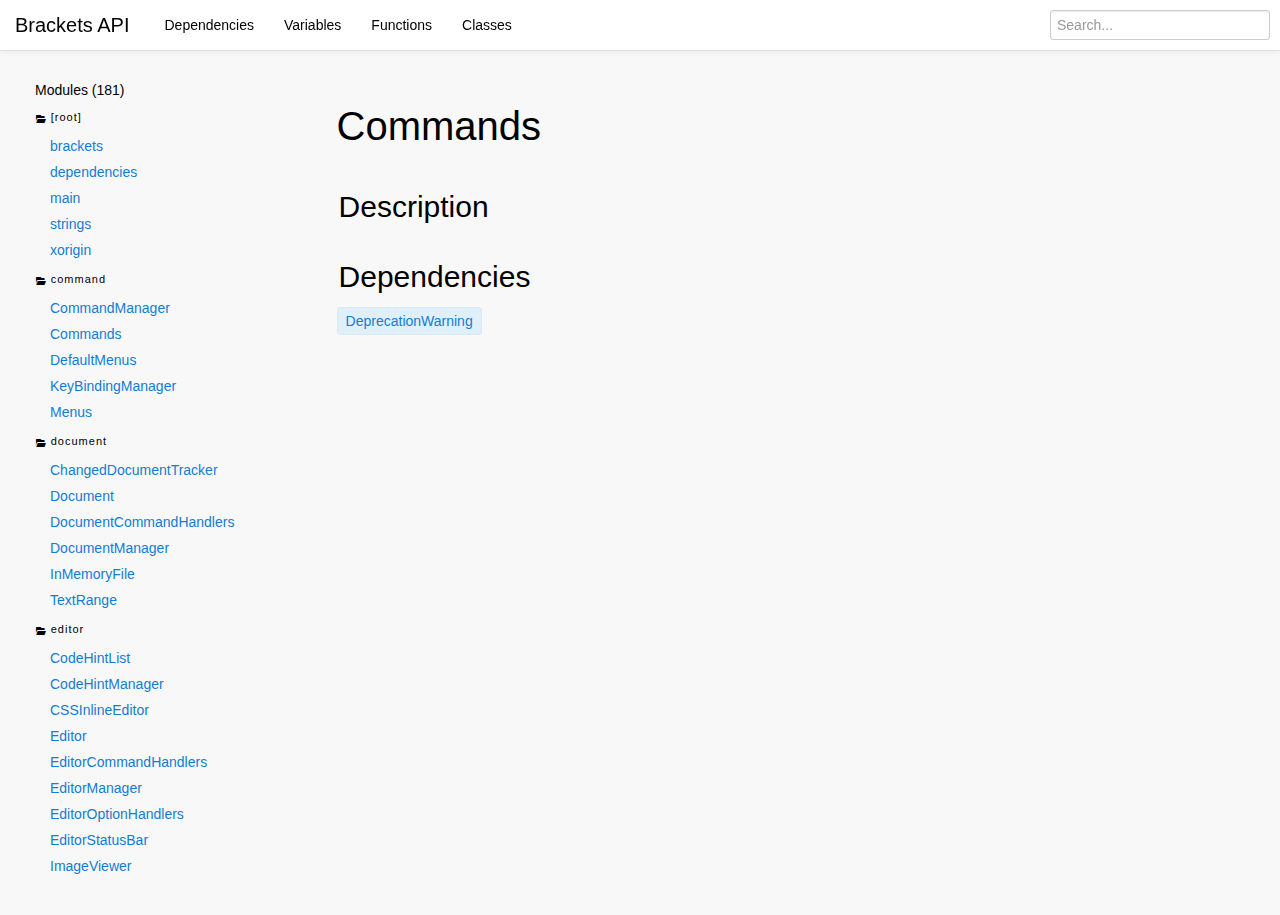
<file: brackets.io/docs/current/modules/command/Commands.html>
<!DOCTYPE html>
<html lang="en">
  <head>
    <title>Commands - Brackets API</title>
    <link rel="stylesheet" href="../../assets/css/bootstrap.css">
    <link rel="stylesheet" href="../../assets/css/typeahead.js-bootstrap.css">
    <link rel="stylesheet" href="../../assets/css/font-awesome.css">
    <link rel="stylesheet" href="../../assets/css/prism.css">
    <link rel="stylesheet" href="../../assets/css/main.css">
    <!--[if IE 7]>
    <link rel="stylesheet" href="../assets/css/font-awesome-ie7.css">
    <![endif]-->
    <script type="text/javascript" src="../../assets/js/jquery-1.9.1.js"></script>
    <script type="text/javascript" src="../../assets/js/bootstrap.js"></script>
    <script type="text/javascript" src="../../assets/js/typeahead.js"></script>
    <script type="text/javascript" src="../../assets/js/main.js"></script>
    <script src="http://use.edgefonts.net/source-sans-pro:n3,i3,n4,i4;source-code-pro.js"></script>

    <!-- Control the Flash of Unstyled Text (or FOUT) -->
    <style type="text/css">
        .wf-loading h1, .wf-loading h2, .wf-loading h3, .wf-loading h4,
        .wf-loading h5, .wf-loading h6, .wf-loading p, .wf-loading a {
            visibility: hidden;
        }
    </style>
    
    <script>
      window.moduleLevel = "../..";
    </script>
  </head>
  
  <body>
    <div class="row-fluid">
      <div class="navbar navbar-inverse navbar-fixed-top">
        <div class="navbar-inner">
          <div class="container">
            <a class="brand" href="../../index.html">Brackets API</a>
            <div class="nav-collapse collapse">
              <ul class="nav">
                <li><a href="#dependencies">Dependencies</a></li>
                <li><a href="#variables">Variables</a></li>
                <li><a href="#functions">Functions</a></li>
                <li><a href="#classes">Classes</a></li>
              </ul>
            </div>
            <input class="typeahead" placeholder="Search..." type="text" >
          </div>
        </div>
      </div>    </div>
    <div class="container-fluid">
      <div class="row-fluid">
        <div class="span3">
          <div class="left-section">
            <h2 class="number-of-modules">Modules (181)</h2>
            <ul class="nav nav-list package-list">
              <li class="nav-header">
                <a href="javascript:;" class="toggle-package" data-package="package_"><i class="icon-folder-open"></i>[root]</a>
              </li>
            </ul>
            <ul id="package_" class="nav nav-list">
              <li><a href="../../modules/brackets.html">brackets</a></li>
              <li><a href="../../modules/dependencies.html">dependencies</a></li>
              <li><a href="../../modules/main.html">main</a></li>
              <li><a href="../../modules/strings.html">strings</a></li>
              <li><a href="../../modules/xorigin.html">xorigin</a></li>
            </ul>
            <ul class="nav nav-list package-list">
              <li class="nav-header">
                <a href="javascript:;" class="toggle-package" data-package="package_command"><i class="icon-folder-open"></i>command</a>
              </li>
            </ul>
            <ul id="package_command" class="nav nav-list">
              <li><a href="../../modules/command/CommandManager.html">CommandManager</a></li>
              <li><a href="../../modules/command/Commands.html">Commands</a></li>
              <li><a href="../../modules/command/DefaultMenus.html">DefaultMenus</a></li>
              <li><a href="../../modules/command/KeyBindingManager.html">KeyBindingManager</a></li>
              <li><a href="../../modules/command/Menus.html">Menus</a></li>
            </ul>
            <ul class="nav nav-list package-list">
              <li class="nav-header">
                <a href="javascript:;" class="toggle-package" data-package="package_document"><i class="icon-folder-open"></i>document</a>
              </li>
            </ul>
            <ul id="package_document" class="nav nav-list">
              <li><a href="../../modules/document/ChangedDocumentTracker.html">ChangedDocumentTracker</a></li>
              <li><a href="../../modules/document/Document.html">Document</a></li>
              <li><a href="../../modules/document/DocumentCommandHandlers.html">DocumentCommandHandlers</a></li>
              <li><a href="../../modules/document/DocumentManager.html">DocumentManager</a></li>
              <li><a href="../../modules/document/InMemoryFile.html">InMemoryFile</a></li>
              <li><a href="../../modules/document/TextRange.html">TextRange</a></li>
            </ul>
            <ul class="nav nav-list package-list">
              <li class="nav-header">
                <a href="javascript:;" class="toggle-package" data-package="package_editor"><i class="icon-folder-open"></i>editor</a>
              </li>
            </ul>
            <ul id="package_editor" class="nav nav-list">
              <li><a href="../../modules/editor/CodeHintList.html">CodeHintList</a></li>
              <li><a href="../../modules/editor/CodeHintManager.html">CodeHintManager</a></li>
              <li><a href="../../modules/editor/CSSInlineEditor.html">CSSInlineEditor</a></li>
              <li><a href="../../modules/editor/Editor.html">Editor</a></li>
              <li><a href="../../modules/editor/EditorCommandHandlers.html">EditorCommandHandlers</a></li>
              <li><a href="../../modules/editor/EditorManager.html">EditorManager</a></li>
              <li><a href="../../modules/editor/EditorOptionHandlers.html">EditorOptionHandlers</a></li>
              <li><a href="../../modules/editor/EditorStatusBar.html">EditorStatusBar</a></li>
              <li><a href="../../modules/editor/ImageViewer.html">ImageViewer</a></li>
              <li><a href="../../modules/editor/InlineTextEditor.html">InlineTextEditor</a></li>
              <li><a href="../../modules/editor/InlineWidget.html">InlineWidget</a></li>
              <li><a href="../../modules/editor/MultiRangeInlineEditor.html">MultiRangeInlineEditor</a></li>
            </ul>
            <ul class="nav nav-list package-list">
              <li class="nav-header">
                <a href="javascript:;" class="toggle-package" data-package="package_extensibility"><i class="icon-folder-open"></i>extensibility</a>
              </li>
            </ul>
            <ul id="package_extensibility" class="nav nav-list">
              <li><a href="../../modules/extensibility/ExtensionManager.html">ExtensionManager</a></li>
              <li><a href="../../modules/extensibility/ExtensionManagerDialog.html">ExtensionManagerDialog</a></li>
              <li><a href="../../modules/extensibility/ExtensionManagerView.html">ExtensionManagerView</a></li>
              <li><a href="../../modules/extensibility/ExtensionManagerViewModel.html">ExtensionManagerViewModel</a></li>
              <li><a href="../../modules/extensibility/InstallExtensionDialog.html">InstallExtensionDialog</a></li>
              <li><a href="../../modules/extensibility/Package.html">Package</a></li>
              <li><a href="../../modules/extensibility/registry_utils.html">registry_utils</a></li>
            </ul>
            <ul class="nav nav-list package-list">
              <li class="nav-header">
                <a href="javascript:;" class="toggle-package" data-package="package_file"><i class="icon-folder-open"></i>file</a>
              </li>
            </ul>
            <ul id="package_file" class="nav nav-list">
              <li><a href="../../modules/file/FileUtils.html">FileUtils</a></li>
            </ul>
            <ul class="nav nav-list package-list">
              <li class="nav-header">
                <a href="javascript:;" class="toggle-package" data-package="package_filesystem"><i class="icon-folder-open"></i>filesystem</a>
              </li>
            </ul>
            <ul id="package_filesystem" class="nav nav-list">
              <li><a href="../../modules/filesystem/Directory.html">Directory</a></li>
              <li><a href="../../modules/filesystem/File.html">File</a></li>
              <li><a href="../../modules/filesystem/FileIndex.html">FileIndex</a></li>
              <li><a href="../../modules/filesystem/FileSystem.html">FileSystem</a></li>
              <li><a href="../../modules/filesystem/FileSystemEntry.html">FileSystemEntry</a></li>
              <li><a href="../../modules/filesystem/FileSystemError.html">FileSystemError</a></li>
              <li><a href="../../modules/filesystem/FileSystemStats.html">FileSystemStats</a></li>
              <li><a href="../../modules/filesystem/WatchedRoot.html">WatchedRoot</a></li>
            </ul>
            <ul class="nav nav-list package-list">
              <li class="nav-header">
                <a href="javascript:;" class="toggle-package" data-package="package_filesystem_impls_appshell"><i class="icon-folder-open"></i>filesystem&#x2F;impls&#x2F;appshell</a>
              </li>
            </ul>
            <ul id="package_filesystem_impls_appshell" class="nav nav-list">
              <li><a href="../../modules/filesystem/impls/appshell/AppshellFileSystem.html">AppshellFileSystem</a></li>
            </ul>
            <ul class="nav nav-list package-list">
              <li class="nav-header">
                <a href="javascript:;" class="toggle-package" data-package="package_filesystem_impls_appshell_node"><i class="icon-folder-open"></i>filesystem&#x2F;impls&#x2F;appshell&#x2F;node</a>
              </li>
            </ul>
            <ul id="package_filesystem_impls_appshell_node" class="nav nav-list">
              <li><a href="../../modules/filesystem/impls/appshell/node/ChokidarWatcher.html">ChokidarWatcher</a></li>
              <li><a href="../../modules/filesystem/impls/appshell/node/CSharpWatcher.html">CSharpWatcher</a></li>
              <li><a href="../../modules/filesystem/impls/appshell/node/FileWatcherDomain.html">FileWatcherDomain</a></li>
              <li><a href="../../modules/filesystem/impls/appshell/node/FileWatcherManager.html">FileWatcherManager</a></li>
            </ul>
            <ul class="nav nav-list package-list">
              <li class="nav-header">
                <a href="javascript:;" class="toggle-package" data-package="package_help"><i class="icon-folder-open"></i>help</a>
              </li>
            </ul>
            <ul id="package_help" class="nav nav-list">
              <li><a href="../../modules/help/HelpCommandHandlers.html">HelpCommandHandlers</a></li>
            </ul>
            <ul class="nav nav-list package-list">
              <li class="nav-header">
                <a href="javascript:;" class="toggle-package" data-package="package_language"><i class="icon-folder-open"></i>language</a>
              </li>
            </ul>
            <ul id="package_language" class="nav nav-list">
              <li><a href="../../modules/language/CodeInspection.html">CodeInspection</a></li>
              <li><a href="../../modules/language/CSSUtils.html">CSSUtils</a></li>
              <li><a href="../../modules/language/HTMLDOMDiff.html">HTMLDOMDiff</a></li>
              <li><a href="../../modules/language/HTMLInstrumentation.html">HTMLInstrumentation</a></li>
              <li><a href="../../modules/language/HTMLSimpleDOM.html">HTMLSimpleDOM</a></li>
              <li><a href="../../modules/language/HTMLTokenizer.html">HTMLTokenizer</a></li>
              <li><a href="../../modules/language/HTMLUtils.html">HTMLUtils</a></li>
              <li><a href="../../modules/language/JSONUtils.html">JSONUtils</a></li>
              <li><a href="../../modules/language/JSUtils.html">JSUtils</a></li>
              <li><a href="../../modules/language/LanguageManager.html">LanguageManager</a></li>
              <li><a href="../../modules/language/XMLUtils.html">XMLUtils</a></li>
            </ul>
            <ul class="nav nav-list package-list">
              <li class="nav-header">
                <a href="javascript:;" class="toggle-package" data-package="package_LiveDevelopment_Agents"><i class="icon-folder-open"></i>LiveDevelopment&#x2F;Agents</a>
              </li>
            </ul>
            <ul id="package_LiveDevelopment_Agents" class="nav nav-list">
              <li><a href="../../modules/LiveDevelopment/Agents/ConsoleAgent.html">ConsoleAgent</a></li>
              <li><a href="../../modules/LiveDevelopment/Agents/CSSAgent.html">CSSAgent</a></li>
              <li><a href="../../modules/LiveDevelopment/Agents/DOMAgent.html">DOMAgent</a></li>
              <li><a href="../../modules/LiveDevelopment/Agents/DOMHelpers.html">DOMHelpers</a></li>
              <li><a href="../../modules/LiveDevelopment/Agents/DOMNode.html">DOMNode</a></li>
              <li><a href="../../modules/LiveDevelopment/Agents/EditAgent.html">EditAgent</a></li>
              <li><a href="../../modules/LiveDevelopment/Agents/GotoAgent.html">GotoAgent</a></li>
              <li><a href="../../modules/LiveDevelopment/Agents/HighlightAgent.html">HighlightAgent</a></li>
              <li><a href="../../modules/LiveDevelopment/Agents/NetworkAgent.html">NetworkAgent</a></li>
              <li><a href="../../modules/LiveDevelopment/Agents/RemoteAgent.html">RemoteAgent</a></li>
              <li><a href="../../modules/LiveDevelopment/Agents/RemoteFunctions.html">RemoteFunctions</a></li>
              <li><a href="../../modules/LiveDevelopment/Agents/ScriptAgent.html">ScriptAgent</a></li>
            </ul>
            <ul class="nav nav-list package-list">
              <li class="nav-header">
                <a href="javascript:;" class="toggle-package" data-package="package_LiveDevelopment_Documents"><i class="icon-folder-open"></i>LiveDevelopment&#x2F;Documents</a>
              </li>
            </ul>
            <ul id="package_LiveDevelopment_Documents" class="nav nav-list">
              <li><a href="../../modules/LiveDevelopment/Documents/CSSDocument.html">CSSDocument</a></li>
              <li><a href="../../modules/LiveDevelopment/Documents/CSSPreprocessorDocument.html">CSSPreprocessorDocument</a></li>
              <li><a href="../../modules/LiveDevelopment/Documents/HTMLDocument.html">HTMLDocument</a></li>
              <li><a href="../../modules/LiveDevelopment/Documents/JSDocument.html">JSDocument</a></li>
            </ul>
            <ul class="nav nav-list package-list">
              <li class="nav-header">
                <a href="javascript:;" class="toggle-package" data-package="package_LiveDevelopment_Inspector"><i class="icon-folder-open"></i>LiveDevelopment&#x2F;Inspector</a>
              </li>
            </ul>
            <ul id="package_LiveDevelopment_Inspector" class="nav nav-list">
              <li><a href="../../modules/LiveDevelopment/Inspector/Inspector.html">Inspector</a></li>
            </ul>
            <ul class="nav nav-list package-list">
              <li class="nav-header">
                <a href="javascript:;" class="toggle-package" data-package="package_LiveDevelopment"><i class="icon-folder-open"></i>LiveDevelopment</a>
              </li>
            </ul>
            <ul id="package_LiveDevelopment" class="nav nav-list">
              <li><a href="../../modules/LiveDevelopment/LiveDevelopment.html">LiveDevelopment</a></li>
              <li><a href="../../modules/LiveDevelopment/LiveDevelopmentUtils.html">LiveDevelopmentUtils</a></li>
              <li><a href="../../modules/LiveDevelopment/LiveDevMultiBrowser.html">LiveDevMultiBrowser</a></li>
              <li><a href="../../modules/LiveDevelopment/LiveDevServerManager.html">LiveDevServerManager</a></li>
              <li><a href="../../modules/LiveDevelopment/main.html">main</a></li>
            </ul>
            <ul class="nav nav-list package-list">
              <li class="nav-header">
                <a href="javascript:;" class="toggle-package" data-package="package_LiveDevelopment_MultiBrowserImpl_documents"><i class="icon-folder-open"></i>LiveDevelopment&#x2F;MultiBrowserImpl&#x2F;documents</a>
              </li>
            </ul>
            <ul id="package_LiveDevelopment_MultiBrowserImpl_documents" class="nav nav-list">
              <li><a href="../../modules/LiveDevelopment/MultiBrowserImpl/documents/LiveCSSDocument.html">LiveCSSDocument</a></li>
              <li><a href="../../modules/LiveDevelopment/MultiBrowserImpl/documents/LiveDocument.html">LiveDocument</a></li>
              <li><a href="../../modules/LiveDevelopment/MultiBrowserImpl/documents/LiveHTMLDocument.html">LiveHTMLDocument</a></li>
            </ul>
            <ul class="nav nav-list package-list">
              <li class="nav-header">
                <a href="javascript:;" class="toggle-package" data-package="package_LiveDevelopment_MultiBrowserImpl_language"><i class="icon-folder-open"></i>LiveDevelopment&#x2F;MultiBrowserImpl&#x2F;language</a>
              </li>
            </ul>
            <ul id="package_LiveDevelopment_MultiBrowserImpl_language" class="nav nav-list">
              <li><a href="../../modules/LiveDevelopment/MultiBrowserImpl/language/HTMLInstrumentation.html">HTMLInstrumentation</a></li>
              <li><a href="../../modules/LiveDevelopment/MultiBrowserImpl/language/HTMLSimpleDOM.html">HTMLSimpleDOM</a></li>
            </ul>
            <ul class="nav nav-list package-list">
              <li class="nav-header">
                <a href="javascript:;" class="toggle-package" data-package="package_LiveDevelopment_MultiBrowserImpl_launchers"><i class="icon-folder-open"></i>LiveDevelopment&#x2F;MultiBrowserImpl&#x2F;launchers</a>
              </li>
            </ul>
            <ul id="package_LiveDevelopment_MultiBrowserImpl_launchers" class="nav nav-list">
              <li><a href="../../modules/LiveDevelopment/MultiBrowserImpl/launchers/Launcher.html">Launcher</a></li>
            </ul>
            <ul class="nav nav-list package-list">
              <li class="nav-header">
                <a href="javascript:;" class="toggle-package" data-package="package_LiveDevelopment_MultiBrowserImpl_launchers_node"><i class="icon-folder-open"></i>LiveDevelopment&#x2F;MultiBrowserImpl&#x2F;launchers&#x2F;node</a>
              </li>
            </ul>
            <ul id="package_LiveDevelopment_MultiBrowserImpl_launchers_node" class="nav nav-list">
              <li><a href="../../modules/LiveDevelopment/MultiBrowserImpl/launchers/node/LauncherDomain.html">LauncherDomain</a></li>
            </ul>
            <ul class="nav nav-list package-list">
              <li class="nav-header">
                <a href="javascript:;" class="toggle-package" data-package="package_LiveDevelopment_MultiBrowserImpl_protocol"><i class="icon-folder-open"></i>LiveDevelopment&#x2F;MultiBrowserImpl&#x2F;protocol</a>
              </li>
            </ul>
            <ul id="package_LiveDevelopment_MultiBrowserImpl_protocol" class="nav nav-list">
              <li><a href="../../modules/LiveDevelopment/MultiBrowserImpl/protocol/LiveDevProtocol.html">LiveDevProtocol</a></li>
            </ul>
            <ul class="nav nav-list package-list">
              <li class="nav-header">
                <a href="javascript:;" class="toggle-package" data-package="package_LiveDevelopment_MultiBrowserImpl_protocol_remote"><i class="icon-folder-open"></i>LiveDevelopment&#x2F;MultiBrowserImpl&#x2F;protocol&#x2F;remote</a>
              </li>
            </ul>
            <ul id="package_LiveDevelopment_MultiBrowserImpl_protocol_remote" class="nav nav-list">
              <li><a href="../../modules/LiveDevelopment/MultiBrowserImpl/protocol/remote/DocumentObserver.html">DocumentObserver</a></li>
              <li><a href="../../modules/LiveDevelopment/MultiBrowserImpl/protocol/remote/LiveDevProtocolRemote.html">LiveDevProtocolRemote</a></li>
            </ul>
            <ul class="nav nav-list package-list">
              <li class="nav-header">
                <a href="javascript:;" class="toggle-package" data-package="package_LiveDevelopment_MultiBrowserImpl_transports_node"><i class="icon-folder-open"></i>LiveDevelopment&#x2F;MultiBrowserImpl&#x2F;transports&#x2F;node</a>
              </li>
            </ul>
            <ul id="package_LiveDevelopment_MultiBrowserImpl_transports_node" class="nav nav-list">
              <li><a href="../../modules/LiveDevelopment/MultiBrowserImpl/transports/node/NodeSocketTransportDomain.html">NodeSocketTransportDomain</a></li>
            </ul>
            <ul class="nav nav-list package-list">
              <li class="nav-header">
                <a href="javascript:;" class="toggle-package" data-package="package_LiveDevelopment_MultiBrowserImpl_transports"><i class="icon-folder-open"></i>LiveDevelopment&#x2F;MultiBrowserImpl&#x2F;transports</a>
              </li>
            </ul>
            <ul id="package_LiveDevelopment_MultiBrowserImpl_transports" class="nav nav-list">
              <li><a href="../../modules/LiveDevelopment/MultiBrowserImpl/transports/NodeSocketTransport.html">NodeSocketTransport</a></li>
            </ul>
            <ul class="nav nav-list package-list">
              <li class="nav-header">
                <a href="javascript:;" class="toggle-package" data-package="package_LiveDevelopment_MultiBrowserImpl_transports_remote"><i class="icon-folder-open"></i>LiveDevelopment&#x2F;MultiBrowserImpl&#x2F;transports&#x2F;remote</a>
              </li>
            </ul>
            <ul id="package_LiveDevelopment_MultiBrowserImpl_transports_remote" class="nav nav-list">
              <li><a href="../../modules/LiveDevelopment/MultiBrowserImpl/transports/remote/NodeSocketTransportRemote.html">NodeSocketTransportRemote</a></li>
            </ul>
            <ul class="nav nav-list package-list">
              <li class="nav-header">
                <a href="javascript:;" class="toggle-package" data-package="package_LiveDevelopment_Servers"><i class="icon-folder-open"></i>LiveDevelopment&#x2F;Servers</a>
              </li>
            </ul>
            <ul id="package_LiveDevelopment_Servers" class="nav nav-list">
              <li><a href="../../modules/LiveDevelopment/Servers/BaseServer.html">BaseServer</a></li>
              <li><a href="../../modules/LiveDevelopment/Servers/FileServer.html">FileServer</a></li>
              <li><a href="../../modules/LiveDevelopment/Servers/UserServer.html">UserServer</a></li>
            </ul>
            <ul class="nav nav-list package-list">
              <li class="nav-header">
                <a href="javascript:;" class="toggle-package" data-package="package_LiveDevelopment_transports_node"><i class="icon-folder-open"></i>LiveDevelopment&#x2F;transports&#x2F;node</a>
              </li>
            </ul>
            <ul id="package_LiveDevelopment_transports_node" class="nav nav-list">
              <li><a href="../../modules/LiveDevelopment/transports/node/WebSocketTransportDomain.html">WebSocketTransportDomain</a></li>
            </ul>
            <ul class="nav nav-list package-list">
              <li class="nav-header">
                <a href="javascript:;" class="toggle-package" data-package="package_LiveDevelopment_transports"><i class="icon-folder-open"></i>LiveDevelopment&#x2F;transports</a>
              </li>
            </ul>
            <ul id="package_LiveDevelopment_transports" class="nav nav-list">
              <li><a href="../../modules/LiveDevelopment/transports/WebSocketTransport.html">WebSocketTransport</a></li>
            </ul>
            <ul class="nav nav-list package-list">
              <li class="nav-header">
                <a href="javascript:;" class="toggle-package" data-package="package_preferences"><i class="icon-folder-open"></i>preferences</a>
              </li>
            </ul>
            <ul id="package_preferences" class="nav nav-list">
              <li><a href="../../modules/preferences/PreferencesBase.html">PreferencesBase</a></li>
              <li><a href="../../modules/preferences/PreferencesDialogs.html">PreferencesDialogs</a></li>
              <li><a href="../../modules/preferences/PreferencesImpl.html">PreferencesImpl</a></li>
              <li><a href="../../modules/preferences/PreferencesManager.html">PreferencesManager</a></li>
            </ul>
            <ul class="nav nav-list package-list">
              <li class="nav-header">
                <a href="javascript:;" class="toggle-package" data-package="package_project"><i class="icon-folder-open"></i>project</a>
              </li>
            </ul>
            <ul id="package_project" class="nav nav-list">
              <li><a href="../../modules/project/FileSyncManager.html">FileSyncManager</a></li>
              <li><a href="../../modules/project/FileTreeView.html">FileTreeView</a></li>
              <li><a href="../../modules/project/FileTreeViewModel.html">FileTreeViewModel</a></li>
              <li><a href="../../modules/project/FileViewController.html">FileViewController</a></li>
              <li><a href="../../modules/project/ProjectManager.html">ProjectManager</a></li>
              <li><a href="../../modules/project/ProjectModel.html">ProjectModel</a></li>
              <li><a href="../../modules/project/SidebarView.html">SidebarView</a></li>
              <li><a href="../../modules/project/WorkingSetSort.html">WorkingSetSort</a></li>
              <li><a href="../../modules/project/WorkingSetView.html">WorkingSetView</a></li>
            </ul>
            <ul class="nav nav-list package-list">
              <li class="nav-header">
                <a href="javascript:;" class="toggle-package" data-package="package_search"><i class="icon-folder-open"></i>search</a>
              </li>
            </ul>
            <ul id="package_search" class="nav nav-list">
              <li><a href="../../modules/search/FileFilters.html">FileFilters</a></li>
              <li><a href="../../modules/search/FindBar.html">FindBar</a></li>
              <li><a href="../../modules/search/FindInFiles.html">FindInFiles</a></li>
              <li><a href="../../modules/search/FindInFilesUI.html">FindInFilesUI</a></li>
              <li><a href="../../modules/search/FindReplace.html">FindReplace</a></li>
              <li><a href="../../modules/search/FindUtils.html">FindUtils</a></li>
              <li><a href="../../modules/search/QuickOpen.html">QuickOpen</a></li>
              <li><a href="../../modules/search/QuickOpenHelper.html">QuickOpenHelper</a></li>
              <li><a href="../../modules/search/QuickSearchField.html">QuickSearchField</a></li>
              <li><a href="../../modules/search/ScrollTrackMarkers.html">ScrollTrackMarkers</a></li>
              <li><a href="../../modules/search/SearchModel.html">SearchModel</a></li>
              <li><a href="../../modules/search/SearchResultsView.html">SearchResultsView</a></li>
            </ul>
            <ul class="nav nav-list package-list">
              <li class="nav-header">
                <a href="javascript:;" class="toggle-package" data-package="package_search_node"><i class="icon-folder-open"></i>search&#x2F;node</a>
              </li>
            </ul>
            <ul id="package_search_node" class="nav nav-list">
              <li><a href="../../modules/search/node/FindInFilesDomain.html">FindInFilesDomain</a></li>
            </ul>
            <ul class="nav nav-list package-list">
              <li class="nav-header">
                <a href="javascript:;" class="toggle-package" data-package="package_utils"><i class="icon-folder-open"></i>utils</a>
              </li>
            </ul>
            <ul id="package_utils" class="nav nav-list">
              <li><a href="../../modules/utils/AnimationUtils.html">AnimationUtils</a></li>
              <li><a href="../../modules/utils/AppInit.html">AppInit</a></li>
              <li><a href="../../modules/utils/Async.html">Async</a></li>
              <li><a href="../../modules/utils/BuildInfoUtils.html">BuildInfoUtils</a></li>
              <li><a href="../../modules/utils/ColorUtils.html">ColorUtils</a></li>
              <li><a href="../../modules/utils/Compatibility.html">Compatibility</a></li>
              <li><a href="../../modules/utils/DeprecationWarning.html">DeprecationWarning</a></li>
              <li><a href="../../modules/utils/DragAndDrop.html">DragAndDrop</a></li>
              <li><a href="../../modules/utils/DropdownEventHandler.html">DropdownEventHandler</a></li>
              <li><a href="../../modules/utils/EventDispatcher.html">EventDispatcher</a></li>
              <li><a href="../../modules/utils/ExtensionLoader.html">ExtensionLoader</a></li>
              <li><a href="../../modules/utils/ExtensionUtils.html">ExtensionUtils</a></li>
              <li><a href="../../modules/utils/Global.html">Global</a></li>
              <li><a href="../../modules/utils/HealthLogger.html">HealthLogger</a></li>
              <li><a href="../../modules/utils/KeyEvent.html">KeyEvent</a></li>
              <li><a href="../../modules/utils/LocalizationUtils.html">LocalizationUtils</a></li>
              <li><a href="../../modules/utils/NativeApp.html">NativeApp</a></li>
              <li><a href="../../modules/utils/NodeConnection.html">NodeConnection</a></li>
              <li><a href="../../modules/utils/NodeDomain.html">NodeDomain</a></li>
              <li><a href="../../modules/utils/PerfUtils.html">PerfUtils</a></li>
              <li><a href="../../modules/utils/Resizer.html">Resizer</a></li>
              <li><a href="../../modules/utils/ShellAPI.html">ShellAPI</a></li>
              <li><a href="../../modules/utils/StringMatch.html">StringMatch</a></li>
              <li><a href="../../modules/utils/StringUtils.html">StringUtils</a></li>
              <li><a href="../../modules/utils/TokenUtils.html">TokenUtils</a></li>
              <li><a href="../../modules/utils/UpdateNotification.html">UpdateNotification</a></li>
              <li><a href="../../modules/utils/UrlParams.html">UrlParams</a></li>
              <li><a href="../../modules/utils/ValidationUtils.html">ValidationUtils</a></li>
              <li><a href="../../modules/utils/ViewUtils.html">ViewUtils</a></li>
            </ul>
            <ul class="nav nav-list package-list">
              <li class="nav-header">
                <a href="javascript:;" class="toggle-package" data-package="package_view"><i class="icon-folder-open"></i>view</a>
              </li>
            </ul>
            <ul id="package_view" class="nav nav-list">
              <li><a href="../../modules/view/MainViewFactory.html">MainViewFactory</a></li>
              <li><a href="../../modules/view/MainViewManager.html">MainViewManager</a></li>
              <li><a href="../../modules/view/Pane.html">Pane</a></li>
              <li><a href="../../modules/view/PanelManager.html">PanelManager</a></li>
              <li><a href="../../modules/view/ThemeManager.html">ThemeManager</a></li>
              <li><a href="../../modules/view/ThemeSettings.html">ThemeSettings</a></li>
              <li><a href="../../modules/view/ThemeView.html">ThemeView</a></li>
              <li><a href="../../modules/view/ViewCommandHandlers.html">ViewCommandHandlers</a></li>
              <li><a href="../../modules/view/ViewStateManager.html">ViewStateManager</a></li>
              <li><a href="../../modules/view/WorkspaceManager.html">WorkspaceManager</a></li>
            </ul>
            <ul class="nav nav-list package-list">
              <li class="nav-header">
                <a href="javascript:;" class="toggle-package" data-package="package_widgets"><i class="icon-folder-open"></i>widgets</a>
              </li>
            </ul>
            <ul id="package_widgets" class="nav nav-list">
              <li><a href="../../modules/widgets/bootstrap-alerts.html">bootstrap-alerts</a></li>
              <li><a href="../../modules/widgets/bootstrap-button.html">bootstrap-button</a></li>
              <li><a href="../../modules/widgets/bootstrap-dropdown.html">bootstrap-dropdown</a></li>
              <li><a href="../../modules/widgets/bootstrap-modal.html">bootstrap-modal</a></li>
              <li><a href="../../modules/widgets/bootstrap-popover.html">bootstrap-popover</a></li>
              <li><a href="../../modules/widgets/bootstrap-scrollspy.html">bootstrap-scrollspy</a></li>
              <li><a href="../../modules/widgets/bootstrap-tab.html">bootstrap-tab</a></li>
              <li><a href="../../modules/widgets/bootstrap-tooltip.html">bootstrap-tooltip</a></li>
              <li><a href="../../modules/widgets/bootstrap-twipsy-mod.html">bootstrap-twipsy-mod</a></li>
              <li><a href="../../modules/widgets/DefaultDialogs.html">DefaultDialogs</a></li>
              <li><a href="../../modules/widgets/Dialogs.html">Dialogs</a></li>
              <li><a href="../../modules/widgets/DropdownButton.html">DropdownButton</a></li>
              <li><a href="../../modules/widgets/ModalBar.html">ModalBar</a></li>
              <li><a href="../../modules/widgets/PopUpManager.html">PopUpManager</a></li>
              <li><a href="../../modules/widgets/StatusBar.html">StatusBar</a></li>
            </ul>
          </div>
        </div>
        <div class="module span9">
<h1>Commands</h1>


<section class="description">
    <h3>Description</h3>
    
    <div></div>
    
</section>

<section id="dependencies">
    <h3>Dependencies</h3>

    <ul class="nav nav-list">
        <li><a href="..&#x2F;../modules/utils/DeprecationWarning.html">DeprecationWarning</a></li>
    </ul>

</section>


        </div>
      </div>
    </div>

    <script type="text/javascript" src="../../assets/js/prism.js"></script>
  </body>
</html>
</file>
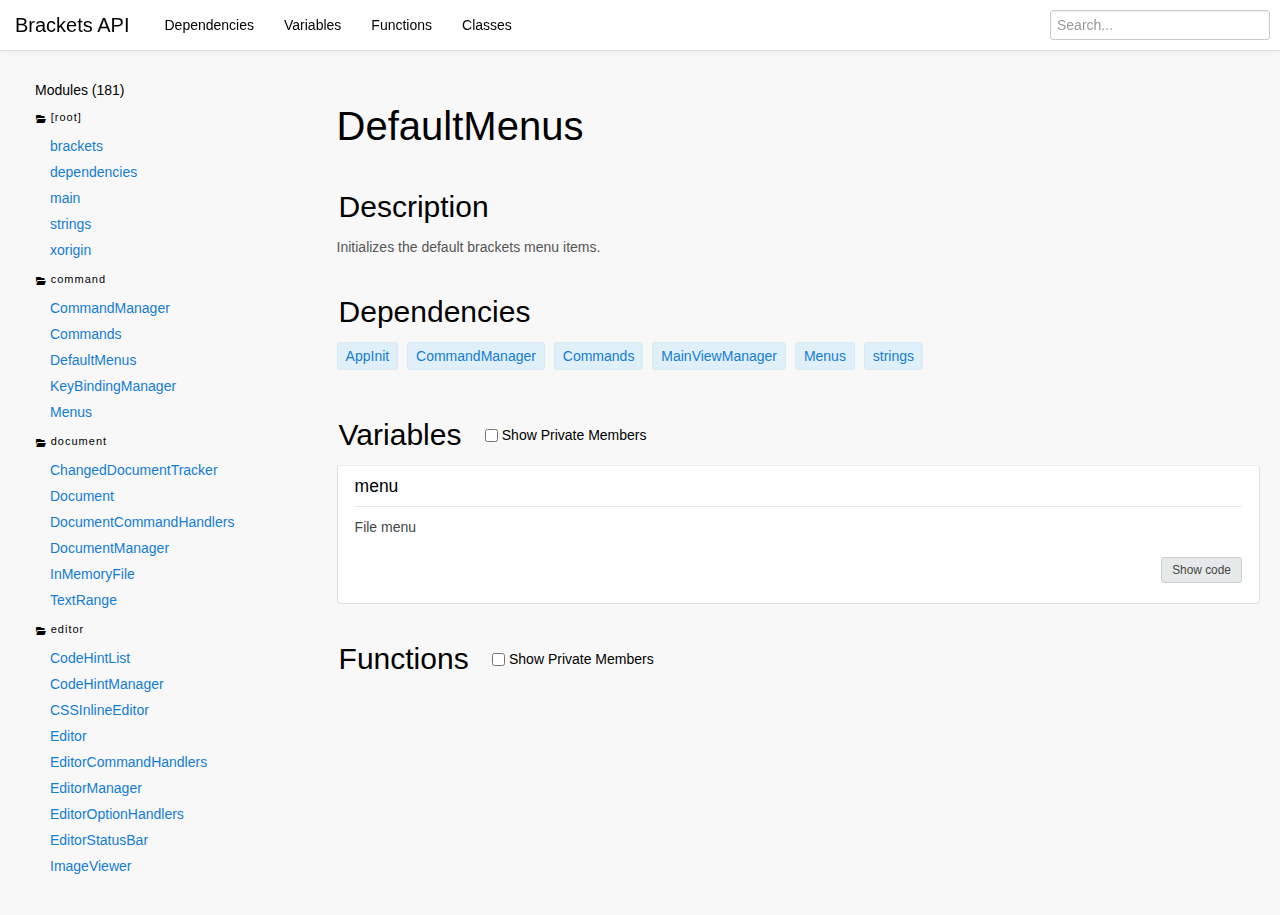
<file: brackets.io/docs/current/modules/command/DefaultMenus.html>
<!DOCTYPE html>
<html lang="en">
  <head>
    <title>DefaultMenus - Brackets API</title>
    <link rel="stylesheet" href="../../assets/css/bootstrap.css">
    <link rel="stylesheet" href="../../assets/css/typeahead.js-bootstrap.css">
    <link rel="stylesheet" href="../../assets/css/font-awesome.css">
    <link rel="stylesheet" href="../../assets/css/prism.css">
    <link rel="stylesheet" href="../../assets/css/main.css">
    <!--[if IE 7]>
    <link rel="stylesheet" href="../assets/css/font-awesome-ie7.css">
    <![endif]-->
    <script type="text/javascript" src="../../assets/js/jquery-1.9.1.js"></script>
    <script type="text/javascript" src="../../assets/js/bootstrap.js"></script>
    <script type="text/javascript" src="../../assets/js/typeahead.js"></script>
    <script type="text/javascript" src="../../assets/js/main.js"></script>
    <script src="http://use.edgefonts.net/source-sans-pro:n3,i3,n4,i4;source-code-pro.js"></script>

    <!-- Control the Flash of Unstyled Text (or FOUT) -->
    <style type="text/css">
        .wf-loading h1, .wf-loading h2, .wf-loading h3, .wf-loading h4,
        .wf-loading h5, .wf-loading h6, .wf-loading p, .wf-loading a {
            visibility: hidden;
        }
    </style>
    
    <script>
      window.moduleLevel = "../..";
    </script>
  </head>
  
  <body>
    <div class="row-fluid">
      <div class="navbar navbar-inverse navbar-fixed-top">
        <div class="navbar-inner">
          <div class="container">
            <a class="brand" href="../../index.html">Brackets API</a>
            <div class="nav-collapse collapse">
              <ul class="nav">
                <li><a href="#dependencies">Dependencies</a></li>
                <li><a href="#variables">Variables</a></li>
                <li><a href="#functions">Functions</a></li>
                <li><a href="#classes">Classes</a></li>
              </ul>
            </div>
            <input class="typeahead" placeholder="Search..." type="text" >
          </div>
        </div>
      </div>    </div>
    <div class="container-fluid">
      <div class="row-fluid">
        <div class="span3">
          <div class="left-section">
            <h2 class="number-of-modules">Modules (181)</h2>
            <ul class="nav nav-list package-list">
              <li class="nav-header">
                <a href="javascript:;" class="toggle-package" data-package="package_"><i class="icon-folder-open"></i>[root]</a>
              </li>
            </ul>
            <ul id="package_" class="nav nav-list">
              <li><a href="../../modules/brackets.html">brackets</a></li>
              <li><a href="../../modules/dependencies.html">dependencies</a></li>
              <li><a href="../../modules/main.html">main</a></li>
              <li><a href="../../modules/strings.html">strings</a></li>
              <li><a href="../../modules/xorigin.html">xorigin</a></li>
            </ul>
            <ul class="nav nav-list package-list">
              <li class="nav-header">
                <a href="javascript:;" class="toggle-package" data-package="package_command"><i class="icon-folder-open"></i>command</a>
              </li>
            </ul>
            <ul id="package_command" class="nav nav-list">
              <li><a href="../../modules/command/CommandManager.html">CommandManager</a></li>
              <li><a href="../../modules/command/Commands.html">Commands</a></li>
              <li><a href="../../modules/command/DefaultMenus.html">DefaultMenus</a></li>
              <li><a href="../../modules/command/KeyBindingManager.html">KeyBindingManager</a></li>
              <li><a href="../../modules/command/Menus.html">Menus</a></li>
            </ul>
            <ul class="nav nav-list package-list">
              <li class="nav-header">
                <a href="javascript:;" class="toggle-package" data-package="package_document"><i class="icon-folder-open"></i>document</a>
              </li>
            </ul>
            <ul id="package_document" class="nav nav-list">
              <li><a href="../../modules/document/ChangedDocumentTracker.html">ChangedDocumentTracker</a></li>
              <li><a href="../../modules/document/Document.html">Document</a></li>
              <li><a href="../../modules/document/DocumentCommandHandlers.html">DocumentCommandHandlers</a></li>
              <li><a href="../../modules/document/DocumentManager.html">DocumentManager</a></li>
              <li><a href="../../modules/document/InMemoryFile.html">InMemoryFile</a></li>
              <li><a href="../../modules/document/TextRange.html">TextRange</a></li>
            </ul>
            <ul class="nav nav-list package-list">
              <li class="nav-header">
                <a href="javascript:;" class="toggle-package" data-package="package_editor"><i class="icon-folder-open"></i>editor</a>
              </li>
            </ul>
            <ul id="package_editor" class="nav nav-list">
              <li><a href="../../modules/editor/CodeHintList.html">CodeHintList</a></li>
              <li><a href="../../modules/editor/CodeHintManager.html">CodeHintManager</a></li>
              <li><a href="../../modules/editor/CSSInlineEditor.html">CSSInlineEditor</a></li>
              <li><a href="../../modules/editor/Editor.html">Editor</a></li>
              <li><a href="../../modules/editor/EditorCommandHandlers.html">EditorCommandHandlers</a></li>
              <li><a href="../../modules/editor/EditorManager.html">EditorManager</a></li>
              <li><a href="../../modules/editor/EditorOptionHandlers.html">EditorOptionHandlers</a></li>
              <li><a href="../../modules/editor/EditorStatusBar.html">EditorStatusBar</a></li>
              <li><a href="../../modules/editor/ImageViewer.html">ImageViewer</a></li>
              <li><a href="../../modules/editor/InlineTextEditor.html">InlineTextEditor</a></li>
              <li><a href="../../modules/editor/InlineWidget.html">InlineWidget</a></li>
              <li><a href="../../modules/editor/MultiRangeInlineEditor.html">MultiRangeInlineEditor</a></li>
            </ul>
            <ul class="nav nav-list package-list">
              <li class="nav-header">
                <a href="javascript:;" class="toggle-package" data-package="package_extensibility"><i class="icon-folder-open"></i>extensibility</a>
              </li>
            </ul>
            <ul id="package_extensibility" class="nav nav-list">
              <li><a href="../../modules/extensibility/ExtensionManager.html">ExtensionManager</a></li>
              <li><a href="../../modules/extensibility/ExtensionManagerDialog.html">ExtensionManagerDialog</a></li>
              <li><a href="../../modules/extensibility/ExtensionManagerView.html">ExtensionManagerView</a></li>
              <li><a href="../../modules/extensibility/ExtensionManagerViewModel.html">ExtensionManagerViewModel</a></li>
              <li><a href="../../modules/extensibility/InstallExtensionDialog.html">InstallExtensionDialog</a></li>
              <li><a href="../../modules/extensibility/Package.html">Package</a></li>
              <li><a href="../../modules/extensibility/registry_utils.html">registry_utils</a></li>
            </ul>
            <ul class="nav nav-list package-list">
              <li class="nav-header">
                <a href="javascript:;" class="toggle-package" data-package="package_file"><i class="icon-folder-open"></i>file</a>
              </li>
            </ul>
            <ul id="package_file" class="nav nav-list">
              <li><a href="../../modules/file/FileUtils.html">FileUtils</a></li>
            </ul>
            <ul class="nav nav-list package-list">
              <li class="nav-header">
                <a href="javascript:;" class="toggle-package" data-package="package_filesystem"><i class="icon-folder-open"></i>filesystem</a>
              </li>
            </ul>
            <ul id="package_filesystem" class="nav nav-list">
              <li><a href="../../modules/filesystem/Directory.html">Directory</a></li>
              <li><a href="../../modules/filesystem/File.html">File</a></li>
              <li><a href="../../modules/filesystem/FileIndex.html">FileIndex</a></li>
              <li><a href="../../modules/filesystem/FileSystem.html">FileSystem</a></li>
              <li><a href="../../modules/filesystem/FileSystemEntry.html">FileSystemEntry</a></li>
              <li><a href="../../modules/filesystem/FileSystemError.html">FileSystemError</a></li>
              <li><a href="../../modules/filesystem/FileSystemStats.html">FileSystemStats</a></li>
              <li><a href="../../modules/filesystem/WatchedRoot.html">WatchedRoot</a></li>
            </ul>
            <ul class="nav nav-list package-list">
              <li class="nav-header">
                <a href="javascript:;" class="toggle-package" data-package="package_filesystem_impls_appshell"><i class="icon-folder-open"></i>filesystem&#x2F;impls&#x2F;appshell</a>
              </li>
            </ul>
            <ul id="package_filesystem_impls_appshell" class="nav nav-list">
              <li><a href="../../modules/filesystem/impls/appshell/AppshellFileSystem.html">AppshellFileSystem</a></li>
            </ul>
            <ul class="nav nav-list package-list">
              <li class="nav-header">
                <a href="javascript:;" class="toggle-package" data-package="package_filesystem_impls_appshell_node"><i class="icon-folder-open"></i>filesystem&#x2F;impls&#x2F;appshell&#x2F;node</a>
              </li>
            </ul>
            <ul id="package_filesystem_impls_appshell_node" class="nav nav-list">
              <li><a href="../../modules/filesystem/impls/appshell/node/ChokidarWatcher.html">ChokidarWatcher</a></li>
              <li><a href="../../modules/filesystem/impls/appshell/node/CSharpWatcher.html">CSharpWatcher</a></li>
              <li><a href="../../modules/filesystem/impls/appshell/node/FileWatcherDomain.html">FileWatcherDomain</a></li>
              <li><a href="../../modules/filesystem/impls/appshell/node/FileWatcherManager.html">FileWatcherManager</a></li>
            </ul>
            <ul class="nav nav-list package-list">
              <li class="nav-header">
                <a href="javascript:;" class="toggle-package" data-package="package_help"><i class="icon-folder-open"></i>help</a>
              </li>
            </ul>
            <ul id="package_help" class="nav nav-list">
              <li><a href="../../modules/help/HelpCommandHandlers.html">HelpCommandHandlers</a></li>
            </ul>
            <ul class="nav nav-list package-list">
              <li class="nav-header">
                <a href="javascript:;" class="toggle-package" data-package="package_language"><i class="icon-folder-open"></i>language</a>
              </li>
            </ul>
            <ul id="package_language" class="nav nav-list">
              <li><a href="../../modules/language/CodeInspection.html">CodeInspection</a></li>
              <li><a href="../../modules/language/CSSUtils.html">CSSUtils</a></li>
              <li><a href="../../modules/language/HTMLDOMDiff.html">HTMLDOMDiff</a></li>
              <li><a href="../../modules/language/HTMLInstrumentation.html">HTMLInstrumentation</a></li>
              <li><a href="../../modules/language/HTMLSimpleDOM.html">HTMLSimpleDOM</a></li>
              <li><a href="../../modules/language/HTMLTokenizer.html">HTMLTokenizer</a></li>
              <li><a href="../../modules/language/HTMLUtils.html">HTMLUtils</a></li>
              <li><a href="../../modules/language/JSONUtils.html">JSONUtils</a></li>
              <li><a href="../../modules/language/JSUtils.html">JSUtils</a></li>
              <li><a href="../../modules/language/LanguageManager.html">LanguageManager</a></li>
              <li><a href="../../modules/language/XMLUtils.html">XMLUtils</a></li>
            </ul>
            <ul class="nav nav-list package-list">
              <li class="nav-header">
                <a href="javascript:;" class="toggle-package" data-package="package_LiveDevelopment_Agents"><i class="icon-folder-open"></i>LiveDevelopment&#x2F;Agents</a>
              </li>
            </ul>
            <ul id="package_LiveDevelopment_Agents" class="nav nav-list">
              <li><a href="../../modules/LiveDevelopment/Agents/ConsoleAgent.html">ConsoleAgent</a></li>
              <li><a href="../../modules/LiveDevelopment/Agents/CSSAgent.html">CSSAgent</a></li>
              <li><a href="../../modules/LiveDevelopment/Agents/DOMAgent.html">DOMAgent</a></li>
              <li><a href="../../modules/LiveDevelopment/Agents/DOMHelpers.html">DOMHelpers</a></li>
              <li><a href="../../modules/LiveDevelopment/Agents/DOMNode.html">DOMNode</a></li>
              <li><a href="../../modules/LiveDevelopment/Agents/EditAgent.html">EditAgent</a></li>
              <li><a href="../../modules/LiveDevelopment/Agents/GotoAgent.html">GotoAgent</a></li>
              <li><a href="../../modules/LiveDevelopment/Agents/HighlightAgent.html">HighlightAgent</a></li>
              <li><a href="../../modules/LiveDevelopment/Agents/NetworkAgent.html">NetworkAgent</a></li>
              <li><a href="../../modules/LiveDevelopment/Agents/RemoteAgent.html">RemoteAgent</a></li>
              <li><a href="../../modules/LiveDevelopment/Agents/RemoteFunctions.html">RemoteFunctions</a></li>
              <li><a href="../../modules/LiveDevelopment/Agents/ScriptAgent.html">ScriptAgent</a></li>
            </ul>
            <ul class="nav nav-list package-list">
              <li class="nav-header">
                <a href="javascript:;" class="toggle-package" data-package="package_LiveDevelopment_Documents"><i class="icon-folder-open"></i>LiveDevelopment&#x2F;Documents</a>
              </li>
            </ul>
            <ul id="package_LiveDevelopment_Documents" class="nav nav-list">
              <li><a href="../../modules/LiveDevelopment/Documents/CSSDocument.html">CSSDocument</a></li>
              <li><a href="../../modules/LiveDevelopment/Documents/CSSPreprocessorDocument.html">CSSPreprocessorDocument</a></li>
              <li><a href="../../modules/LiveDevelopment/Documents/HTMLDocument.html">HTMLDocument</a></li>
              <li><a href="../../modules/LiveDevelopment/Documents/JSDocument.html">JSDocument</a></li>
            </ul>
            <ul class="nav nav-list package-list">
              <li class="nav-header">
                <a href="javascript:;" class="toggle-package" data-package="package_LiveDevelopment_Inspector"><i class="icon-folder-open"></i>LiveDevelopment&#x2F;Inspector</a>
              </li>
            </ul>
            <ul id="package_LiveDevelopment_Inspector" class="nav nav-list">
              <li><a href="../../modules/LiveDevelopment/Inspector/Inspector.html">Inspector</a></li>
            </ul>
            <ul class="nav nav-list package-list">
              <li class="nav-header">
                <a href="javascript:;" class="toggle-package" data-package="package_LiveDevelopment"><i class="icon-folder-open"></i>LiveDevelopment</a>
              </li>
            </ul>
            <ul id="package_LiveDevelopment" class="nav nav-list">
              <li><a href="../../modules/LiveDevelopment/LiveDevelopment.html">LiveDevelopment</a></li>
              <li><a href="../../modules/LiveDevelopment/LiveDevelopmentUtils.html">LiveDevelopmentUtils</a></li>
              <li><a href="../../modules/LiveDevelopment/LiveDevMultiBrowser.html">LiveDevMultiBrowser</a></li>
              <li><a href="../../modules/LiveDevelopment/LiveDevServerManager.html">LiveDevServerManager</a></li>
              <li><a href="../../modules/LiveDevelopment/main.html">main</a></li>
            </ul>
            <ul class="nav nav-list package-list">
              <li class="nav-header">
                <a href="javascript:;" class="toggle-package" data-package="package_LiveDevelopment_MultiBrowserImpl_documents"><i class="icon-folder-open"></i>LiveDevelopment&#x2F;MultiBrowserImpl&#x2F;documents</a>
              </li>
            </ul>
            <ul id="package_LiveDevelopment_MultiBrowserImpl_documents" class="nav nav-list">
              <li><a href="../../modules/LiveDevelopment/MultiBrowserImpl/documents/LiveCSSDocument.html">LiveCSSDocument</a></li>
              <li><a href="../../modules/LiveDevelopment/MultiBrowserImpl/documents/LiveDocument.html">LiveDocument</a></li>
              <li><a href="../../modules/LiveDevelopment/MultiBrowserImpl/documents/LiveHTMLDocument.html">LiveHTMLDocument</a></li>
            </ul>
            <ul class="nav nav-list package-list">
              <li class="nav-header">
                <a href="javascript:;" class="toggle-package" data-package="package_LiveDevelopment_MultiBrowserImpl_language"><i class="icon-folder-open"></i>LiveDevelopment&#x2F;MultiBrowserImpl&#x2F;language</a>
              </li>
            </ul>
            <ul id="package_LiveDevelopment_MultiBrowserImpl_language" class="nav nav-list">
              <li><a href="../../modules/LiveDevelopment/MultiBrowserImpl/language/HTMLInstrumentation.html">HTMLInstrumentation</a></li>
              <li><a href="../../modules/LiveDevelopment/MultiBrowserImpl/language/HTMLSimpleDOM.html">HTMLSimpleDOM</a></li>
            </ul>
            <ul class="nav nav-list package-list">
              <li class="nav-header">
                <a href="javascript:;" class="toggle-package" data-package="package_LiveDevelopment_MultiBrowserImpl_launchers"><i class="icon-folder-open"></i>LiveDevelopment&#x2F;MultiBrowserImpl&#x2F;launchers</a>
              </li>
            </ul>
            <ul id="package_LiveDevelopment_MultiBrowserImpl_launchers" class="nav nav-list">
              <li><a href="../../modules/LiveDevelopment/MultiBrowserImpl/launchers/Launcher.html">Launcher</a></li>
            </ul>
            <ul class="nav nav-list package-list">
              <li class="nav-header">
                <a href="javascript:;" class="toggle-package" data-package="package_LiveDevelopment_MultiBrowserImpl_launchers_node"><i class="icon-folder-open"></i>LiveDevelopment&#x2F;MultiBrowserImpl&#x2F;launchers&#x2F;node</a>
              </li>
            </ul>
            <ul id="package_LiveDevelopment_MultiBrowserImpl_launchers_node" class="nav nav-list">
              <li><a href="../../modules/LiveDevelopment/MultiBrowserImpl/launchers/node/LauncherDomain.html">LauncherDomain</a></li>
            </ul>
            <ul class="nav nav-list package-list">
              <li class="nav-header">
                <a href="javascript:;" class="toggle-package" data-package="package_LiveDevelopment_MultiBrowserImpl_protocol"><i class="icon-folder-open"></i>LiveDevelopment&#x2F;MultiBrowserImpl&#x2F;protocol</a>
              </li>
            </ul>
            <ul id="package_LiveDevelopment_MultiBrowserImpl_protocol" class="nav nav-list">
              <li><a href="../../modules/LiveDevelopment/MultiBrowserImpl/protocol/LiveDevProtocol.html">LiveDevProtocol</a></li>
            </ul>
            <ul class="nav nav-list package-list">
              <li class="nav-header">
                <a href="javascript:;" class="toggle-package" data-package="package_LiveDevelopment_MultiBrowserImpl_protocol_remote"><i class="icon-folder-open"></i>LiveDevelopment&#x2F;MultiBrowserImpl&#x2F;protocol&#x2F;remote</a>
              </li>
            </ul>
            <ul id="package_LiveDevelopment_MultiBrowserImpl_protocol_remote" class="nav nav-list">
              <li><a href="../../modules/LiveDevelopment/MultiBrowserImpl/protocol/remote/DocumentObserver.html">DocumentObserver</a></li>
              <li><a href="../../modules/LiveDevelopment/MultiBrowserImpl/protocol/remote/LiveDevProtocolRemote.html">LiveDevProtocolRemote</a></li>
            </ul>
            <ul class="nav nav-list package-list">
              <li class="nav-header">
                <a href="javascript:;" class="toggle-package" data-package="package_LiveDevelopment_MultiBrowserImpl_transports_node"><i class="icon-folder-open"></i>LiveDevelopment&#x2F;MultiBrowserImpl&#x2F;transports&#x2F;node</a>
              </li>
            </ul>
            <ul id="package_LiveDevelopment_MultiBrowserImpl_transports_node" class="nav nav-list">
              <li><a href="../../modules/LiveDevelopment/MultiBrowserImpl/transports/node/NodeSocketTransportDomain.html">NodeSocketTransportDomain</a></li>
            </ul>
            <ul class="nav nav-list package-list">
              <li class="nav-header">
                <a href="javascript:;" class="toggle-package" data-package="package_LiveDevelopment_MultiBrowserImpl_transports"><i class="icon-folder-open"></i>LiveDevelopment&#x2F;MultiBrowserImpl&#x2F;transports</a>
              </li>
            </ul>
            <ul id="package_LiveDevelopment_MultiBrowserImpl_transports" class="nav nav-list">
              <li><a href="../../modules/LiveDevelopment/MultiBrowserImpl/transports/NodeSocketTransport.html">NodeSocketTransport</a></li>
            </ul>
            <ul class="nav nav-list package-list">
              <li class="nav-header">
                <a href="javascript:;" class="toggle-package" data-package="package_LiveDevelopment_MultiBrowserImpl_transports_remote"><i class="icon-folder-open"></i>LiveDevelopment&#x2F;MultiBrowserImpl&#x2F;transports&#x2F;remote</a>
              </li>
            </ul>
            <ul id="package_LiveDevelopment_MultiBrowserImpl_transports_remote" class="nav nav-list">
              <li><a href="../../modules/LiveDevelopment/MultiBrowserImpl/transports/remote/NodeSocketTransportRemote.html">NodeSocketTransportRemote</a></li>
            </ul>
            <ul class="nav nav-list package-list">
              <li class="nav-header">
                <a href="javascript:;" class="toggle-package" data-package="package_LiveDevelopment_Servers"><i class="icon-folder-open"></i>LiveDevelopment&#x2F;Servers</a>
              </li>
            </ul>
            <ul id="package_LiveDevelopment_Servers" class="nav nav-list">
              <li><a href="../../modules/LiveDevelopment/Servers/BaseServer.html">BaseServer</a></li>
              <li><a href="../../modules/LiveDevelopment/Servers/FileServer.html">FileServer</a></li>
              <li><a href="../../modules/LiveDevelopment/Servers/UserServer.html">UserServer</a></li>
            </ul>
            <ul class="nav nav-list package-list">
              <li class="nav-header">
                <a href="javascript:;" class="toggle-package" data-package="package_LiveDevelopment_transports_node"><i class="icon-folder-open"></i>LiveDevelopment&#x2F;transports&#x2F;node</a>
              </li>
            </ul>
            <ul id="package_LiveDevelopment_transports_node" class="nav nav-list">
              <li><a href="../../modules/LiveDevelopment/transports/node/WebSocketTransportDomain.html">WebSocketTransportDomain</a></li>
            </ul>
            <ul class="nav nav-list package-list">
              <li class="nav-header">
                <a href="javascript:;" class="toggle-package" data-package="package_LiveDevelopment_transports"><i class="icon-folder-open"></i>LiveDevelopment&#x2F;transports</a>
              </li>
            </ul>
            <ul id="package_LiveDevelopment_transports" class="nav nav-list">
              <li><a href="../../modules/LiveDevelopment/transports/WebSocketTransport.html">WebSocketTransport</a></li>
            </ul>
            <ul class="nav nav-list package-list">
              <li class="nav-header">
                <a href="javascript:;" class="toggle-package" data-package="package_preferences"><i class="icon-folder-open"></i>preferences</a>
              </li>
            </ul>
            <ul id="package_preferences" class="nav nav-list">
              <li><a href="../../modules/preferences/PreferencesBase.html">PreferencesBase</a></li>
              <li><a href="../../modules/preferences/PreferencesDialogs.html">PreferencesDialogs</a></li>
              <li><a href="../../modules/preferences/PreferencesImpl.html">PreferencesImpl</a></li>
              <li><a href="../../modules/preferences/PreferencesManager.html">PreferencesManager</a></li>
            </ul>
            <ul class="nav nav-list package-list">
              <li class="nav-header">
                <a href="javascript:;" class="toggle-package" data-package="package_project"><i class="icon-folder-open"></i>project</a>
              </li>
            </ul>
            <ul id="package_project" class="nav nav-list">
              <li><a href="../../modules/project/FileSyncManager.html">FileSyncManager</a></li>
              <li><a href="../../modules/project/FileTreeView.html">FileTreeView</a></li>
              <li><a href="../../modules/project/FileTreeViewModel.html">FileTreeViewModel</a></li>
              <li><a href="../../modules/project/FileViewController.html">FileViewController</a></li>
              <li><a href="../../modules/project/ProjectManager.html">ProjectManager</a></li>
              <li><a href="../../modules/project/ProjectModel.html">ProjectModel</a></li>
              <li><a href="../../modules/project/SidebarView.html">SidebarView</a></li>
              <li><a href="../../modules/project/WorkingSetSort.html">WorkingSetSort</a></li>
              <li><a href="../../modules/project/WorkingSetView.html">WorkingSetView</a></li>
            </ul>
            <ul class="nav nav-list package-list">
              <li class="nav-header">
                <a href="javascript:;" class="toggle-package" data-package="package_search"><i class="icon-folder-open"></i>search</a>
              </li>
            </ul>
            <ul id="package_search" class="nav nav-list">
              <li><a href="../../modules/search/FileFilters.html">FileFilters</a></li>
              <li><a href="../../modules/search/FindBar.html">FindBar</a></li>
              <li><a href="../../modules/search/FindInFiles.html">FindInFiles</a></li>
              <li><a href="../../modules/search/FindInFilesUI.html">FindInFilesUI</a></li>
              <li><a href="../../modules/search/FindReplace.html">FindReplace</a></li>
              <li><a href="../../modules/search/FindUtils.html">FindUtils</a></li>
              <li><a href="../../modules/search/QuickOpen.html">QuickOpen</a></li>
              <li><a href="../../modules/search/QuickOpenHelper.html">QuickOpenHelper</a></li>
              <li><a href="../../modules/search/QuickSearchField.html">QuickSearchField</a></li>
              <li><a href="../../modules/search/ScrollTrackMarkers.html">ScrollTrackMarkers</a></li>
              <li><a href="../../modules/search/SearchModel.html">SearchModel</a></li>
              <li><a href="../../modules/search/SearchResultsView.html">SearchResultsView</a></li>
            </ul>
            <ul class="nav nav-list package-list">
              <li class="nav-header">
                <a href="javascript:;" class="toggle-package" data-package="package_search_node"><i class="icon-folder-open"></i>search&#x2F;node</a>
              </li>
            </ul>
            <ul id="package_search_node" class="nav nav-list">
              <li><a href="../../modules/search/node/FindInFilesDomain.html">FindInFilesDomain</a></li>
            </ul>
            <ul class="nav nav-list package-list">
              <li class="nav-header">
                <a href="javascript:;" class="toggle-package" data-package="package_utils"><i class="icon-folder-open"></i>utils</a>
              </li>
            </ul>
            <ul id="package_utils" class="nav nav-list">
              <li><a href="../../modules/utils/AnimationUtils.html">AnimationUtils</a></li>
              <li><a href="../../modules/utils/AppInit.html">AppInit</a></li>
              <li><a href="../../modules/utils/Async.html">Async</a></li>
              <li><a href="../../modules/utils/BuildInfoUtils.html">BuildInfoUtils</a></li>
              <li><a href="../../modules/utils/ColorUtils.html">ColorUtils</a></li>
              <li><a href="../../modules/utils/Compatibility.html">Compatibility</a></li>
              <li><a href="../../modules/utils/DeprecationWarning.html">DeprecationWarning</a></li>
              <li><a href="../../modules/utils/DragAndDrop.html">DragAndDrop</a></li>
              <li><a href="../../modules/utils/DropdownEventHandler.html">DropdownEventHandler</a></li>
              <li><a href="../../modules/utils/EventDispatcher.html">EventDispatcher</a></li>
              <li><a href="../../modules/utils/ExtensionLoader.html">ExtensionLoader</a></li>
              <li><a href="../../modules/utils/ExtensionUtils.html">ExtensionUtils</a></li>
              <li><a href="../../modules/utils/Global.html">Global</a></li>
              <li><a href="../../modules/utils/HealthLogger.html">HealthLogger</a></li>
              <li><a href="../../modules/utils/KeyEvent.html">KeyEvent</a></li>
              <li><a href="../../modules/utils/LocalizationUtils.html">LocalizationUtils</a></li>
              <li><a href="../../modules/utils/NativeApp.html">NativeApp</a></li>
              <li><a href="../../modules/utils/NodeConnection.html">NodeConnection</a></li>
              <li><a href="../../modules/utils/NodeDomain.html">NodeDomain</a></li>
              <li><a href="../../modules/utils/PerfUtils.html">PerfUtils</a></li>
              <li><a href="../../modules/utils/Resizer.html">Resizer</a></li>
              <li><a href="../../modules/utils/ShellAPI.html">ShellAPI</a></li>
              <li><a href="../../modules/utils/StringMatch.html">StringMatch</a></li>
              <li><a href="../../modules/utils/StringUtils.html">StringUtils</a></li>
              <li><a href="../../modules/utils/TokenUtils.html">TokenUtils</a></li>
              <li><a href="../../modules/utils/UpdateNotification.html">UpdateNotification</a></li>
              <li><a href="../../modules/utils/UrlParams.html">UrlParams</a></li>
              <li><a href="../../modules/utils/ValidationUtils.html">ValidationUtils</a></li>
              <li><a href="../../modules/utils/ViewUtils.html">ViewUtils</a></li>
            </ul>
            <ul class="nav nav-list package-list">
              <li class="nav-header">
                <a href="javascript:;" class="toggle-package" data-package="package_view"><i class="icon-folder-open"></i>view</a>
              </li>
            </ul>
            <ul id="package_view" class="nav nav-list">
              <li><a href="../../modules/view/MainViewFactory.html">MainViewFactory</a></li>
              <li><a href="../../modules/view/MainViewManager.html">MainViewManager</a></li>
              <li><a href="../../modules/view/Pane.html">Pane</a></li>
              <li><a href="../../modules/view/PanelManager.html">PanelManager</a></li>
              <li><a href="../../modules/view/ThemeManager.html">ThemeManager</a></li>
              <li><a href="../../modules/view/ThemeSettings.html">ThemeSettings</a></li>
              <li><a href="../../modules/view/ThemeView.html">ThemeView</a></li>
              <li><a href="../../modules/view/ViewCommandHandlers.html">ViewCommandHandlers</a></li>
              <li><a href="../../modules/view/ViewStateManager.html">ViewStateManager</a></li>
              <li><a href="../../modules/view/WorkspaceManager.html">WorkspaceManager</a></li>
            </ul>
            <ul class="nav nav-list package-list">
              <li class="nav-header">
                <a href="javascript:;" class="toggle-package" data-package="package_widgets"><i class="icon-folder-open"></i>widgets</a>
              </li>
            </ul>
            <ul id="package_widgets" class="nav nav-list">
              <li><a href="../../modules/widgets/bootstrap-alerts.html">bootstrap-alerts</a></li>
              <li><a href="../../modules/widgets/bootstrap-button.html">bootstrap-button</a></li>
              <li><a href="../../modules/widgets/bootstrap-dropdown.html">bootstrap-dropdown</a></li>
              <li><a href="../../modules/widgets/bootstrap-modal.html">bootstrap-modal</a></li>
              <li><a href="../../modules/widgets/bootstrap-popover.html">bootstrap-popover</a></li>
              <li><a href="../../modules/widgets/bootstrap-scrollspy.html">bootstrap-scrollspy</a></li>
              <li><a href="../../modules/widgets/bootstrap-tab.html">bootstrap-tab</a></li>
              <li><a href="../../modules/widgets/bootstrap-tooltip.html">bootstrap-tooltip</a></li>
              <li><a href="../../modules/widgets/bootstrap-twipsy-mod.html">bootstrap-twipsy-mod</a></li>
              <li><a href="../../modules/widgets/DefaultDialogs.html">DefaultDialogs</a></li>
              <li><a href="../../modules/widgets/Dialogs.html">Dialogs</a></li>
              <li><a href="../../modules/widgets/DropdownButton.html">DropdownButton</a></li>
              <li><a href="../../modules/widgets/ModalBar.html">ModalBar</a></li>
              <li><a href="../../modules/widgets/PopUpManager.html">PopUpManager</a></li>
              <li><a href="../../modules/widgets/StatusBar.html">StatusBar</a></li>
            </ul>
          </div>
        </div>
        <div class="module span9">
<h1>DefaultMenus</h1>


<section class="description">
    <h3>Description</h3>
    
    <div><p>Initializes the default brackets menu items.</p>
</div>
    
</section>

<section id="dependencies">
    <h3>Dependencies</h3>

    <ul class="nav nav-list">
        <li><a href="..&#x2F;../modules/utils/AppInit.html">AppInit</a></li>
        <li><a href="..&#x2F;../modules/command/CommandManager.html">CommandManager</a></li>
        <li><a href="..&#x2F;../modules/command/Commands.html">Commands</a></li>
        <li><a href="..&#x2F;../modules/view/MainViewManager.html">MainViewManager</a></li>
        <li><a href="..&#x2F;../modules/command/Menus.html">Menus</a></li>
        <li><a href="..&#x2F;../modules/strings.html">strings</a></li>
    </ul>

</section>
<section id="variables">
    
    <h3>Variables 
<label class="checkbox">
    <input class="toggle-public" type="checkbox"> Show Private Members
</label>    </h3>

<div class="member">

<span class="pull-right scope">
    
    
</span>
    <h4>
        menu 
        <a class="anchor" href="#-menu" id="-menu"><span class="icon-link"></span></a>
    </h4>

    
    <div class="description"><p>File menu</p>
</div>
    
<dl>
</dl><dl>
<dl><button class="btn btn-small show-code">Show code</button>
<pre class="code language-javascript"><code class="language-javascript">        var menu;
        menu = Menus.addMenu(Strings.FILE_MENU, Menus.AppMenuBar.FILE_MENU);
        menu.addMenuItem(Commands.FILE_NEW_UNTITLED);
        menu.addMenuItem(Commands.FILE_OPEN);
        menu.addMenuItem(Commands.FILE_OPEN_FOLDER);
        menu.addMenuItem(Commands.FILE_CLOSE);
        menu.addMenuItem(Commands.FILE_CLOSE_ALL);
        menu.addMenuDivider();
        menu.addMenuItem(Commands.FILE_SAVE);
        menu.addMenuItem(Commands.FILE_SAVE_ALL);
        menu.addMenuItem(Commands.FILE_SAVE_AS);
        menu.addMenuDivider();
        menu.addMenuItem(Commands.FILE_LIVE_FILE_PREVIEW);
        menu.addMenuItem(Commands.TOGGLE_LIVE_PREVIEW_MB_MODE);
        menu.addMenuItem(Commands.FILE_PROJECT_SETTINGS);
        menu.addMenuDivider();
        menu.addMenuItem(Commands.FILE_EXTENSION_MANAGER);

        &#x2F;&#x2F; suppress redundant quit menu item on mac
        if (brackets.platform !== &quot;mac&quot; || !brackets.nativeMenus) {
            menu.addMenuDivider();
            menu.addMenuItem(Commands.FILE_QUIT);
        }</code></pre></div>
</section>

<section id="functions">

    <h3>Functions 
<label class="checkbox">
    <input class="toggle-public" type="checkbox"> Show Private Members
</label>    </h3>

<div class="member private">

<span class="pull-right scope">
    Private
    
</span>
    <h4>
        _setContextMenuItemsVisible 
        <a class="anchor" href="#-_setContextMenuItemsVisible" id="-_setContextMenuItemsVisible"><span class="icon-link"></span></a>
    </h4>

    
    <div class="description"><p>Disables menu items present in items if enabled is true.
enabled is true if file is saved and present on user system.</p>
</div>
    
<dl>
    <dt>
        enabled
        <span class="label label-info">boolean</span>
    </dt>
    <dd></dd>
    <dt>
        items
        <span class="label label-info">array</span>
    </dt>
    <dd></dd>
</dl><dl>
</dl>
<dl>
<dl><button class="btn btn-small show-code">Show code</button>
<pre class="code language-javascript"><code class="language-javascript">    function _setContextMenuItemsVisible(enabled, items) {
        items.forEach(function (item) {
            CommandManager.get(item).setEnabled(enabled);
        });
    }</code></pre></div><div class="member private">

<span class="pull-right scope">
    Private
    
</span>
    <h4>
        _setMenuItemsVisible 
        <a class="anchor" href="#-_setMenuItemsVisible" id="-_setMenuItemsVisible"><span class="icon-link"></span></a>
    </h4>

    
    <div class="description"><p>Checks if file saved and present on system and
disables menu items accordingly</p>
</div>
    
<dl>
</dl><dl>
</dl>
<dl>
<dl><button class="btn btn-small show-code">Show code</button>
<pre class="code language-javascript"><code class="language-javascript">    function _setMenuItemsVisible() {
        var file = MainViewManager.getCurrentlyViewedFile(MainViewManager.ACTIVE_PANE);
        if (file) {
            file.exists(function (err, isPresent) {
                if (err) {
                    return err;
                }
                _setContextMenuItemsVisible(isPresent, [Commands.FILE_RENAME, Commands.NAVIGATE_SHOW_IN_FILE_TREE, Commands.NAVIGATE_SHOW_IN_OS]);   
            });
        }
    }

    AppInit.htmlReady(function () {</code></pre></div>
</section>

        </div>
      </div>
    </div>

    <script type="text/javascript" src="../../assets/js/prism.js"></script>
  </body>
</html>
</file>
<file: brackets.io/docs/current/assets/css/prism.css>
.token.comment,
.token.prolog,
.token.doctype,
.token.cdata {
	color: slategray;
}

.token.punctuation {
	color: #999;
}

.namespace {
	opacity: .7;
}

.token.property,
.token.tag,
.token.boolean,
.token.number,
.token.constant,
.token.symbol {
	color: #905;
}

.token.selector,
.token.attr-name,
.token.string,
.token.builtin {
	color: #690;
}

.token.operator,
.token.entity,
.token.url,
.language-css .token.string,
.style .token.string,
.token.variable {
	color: #a67f59;
	background: hsla(0,0%,100%,.5);
}

.token.atrule,
.token.attr-value,
.token.keyword {
	color: #07a;
}


.token.regex,
.token.important {
	color: #e90;
}

.token.important {
	font-weight: bold;
}

.token.entity {
	cursor: help;
}
</file>
<file: brackets.io/docs/current/assets/css/main.css>
/* bootstrap.css override 
---------------------------------------------------------*/

body {
  margin: 0;
  font-family: source-sans-pro, Helvetica, Arial, sans-serif !imporant;
  font-size: 14px;
  font-weight: 400;
  color: #555;
  background-color: #F8F8F8;
  -webkit-font-smoothing: antialiased;
}

.module, .left-section {
    overflow-y: auto;
    height: calc(100vh - 95px);
}

a {
  color: #137cd4;
}

a:focus {
    outline: none;
      -webkit-box-shadow: inset 0 1px 1px rgba(0, 0, 0, 0.075), 0 0 0 2px #6fb5f1;
     -moz-box-shadow: inset 0 1px 1px rgba(0, 0, 0, 0.075), 0 0 0 2px #6fb5f1;
          box-shadow: inset 0 1px 1px rgba(0, 0, 0, 0.075), 0 0 0 2px #6fb5f1; 
}

p {
    margin-bottom: 20px;
}

code,
pre {
  padding: 20px;
  font-family: source-code-pro, Monaco, Menlo, Consolas, "Courier New", monospace;
  font-size: 12px;
  color: #454545;
  -webkit-border-radius: 3px;
     -moz-border-radius: 3px;
          border-radius: 3px;
}

p code,
p pre,
li code,
li pre {
    border-radius: 2px;
    padding: 0;
}

h1,
h2,
h3,
h4,
h5,
h6 {
  margin: 10px 0 0;
  font-weight: 300;
  line-height: 20px;
  color: #000;
  text-rendering: optimizelegibility;
}

h1 small,
h2 small,
h3 small,
h4 small,
h5 small,
h6 small {
  color: #888;
}

h1,
h2,
h3 {
  line-height: 1.3em;
}

h1 {
  font-size: 40px;
  font-weight: 400;
  margin-top: 30px;
}

h2 {
  font-size: 30px;
}

h3 {
  font-size: 27px;
}

h4 {
  font-size: 17.5px;
}

h5 {
  font-size: 14px;
}

h6 {
  font-size: 11.9px;
}

h1 small {
  font-size: 24.5px;
}

dl {
  margin-bottom: 0;
}

dt,
dd {
  line-height: 20px;
}

dt {
  color: #000;
  font-weight: 400;
  margin-bottom: 5px;
  -webkit-font-smoothing: subpixel-antialiased; /* this makes it slightly bolder */    
}

dd {
  display: inline-block;
  margin-bottom: 20px;
}

input,
button,
select,
textarea {
  font-family: source-sans-pro, Helvetica, Arial, sans-serif;
}

.btn {
  padding: 4px 12px;
  margin-bottom: 0;
  *margin-left: .3em;
  font-size: 14px;
  line-height: 20px;
  color: #454545;
  text-align: center;
  text-shadow: none;
  background-color: #e5e9e9;
  *background-color: #e5e9e9;
  background-image: none;

  border: 1px solid #cdcdcd;
  -webkit-border-radius: 3px;
     -moz-border-radius: 3px;
          border-radius: 3px;
          
  -webkit-box-shadow: none;
     -moz-box-shadow: none;
          box-shadow: none;
}

.btn:hover,
.btn:focus,
.btn:active,
.btn.active,
.btn.disabled,
.btn[disabled] {
  color: #454545;
  background-color: #e5e9e9;
  *background-color: #e5e9e9;
}

.btn:active,
.btn.active {
  background-color: #d3d7d7;
}

.btn:first-child {
  *margin-left: 0;
}

.btn:hover,
.btn:focus {
  color: #454545;
  text-decoration: none;
  background-position: 0 -15px;
  -webkit-transition: background-position 0.1s linear;
     -moz-transition: background-position 0.1s linear;
       -o-transition: background-position 0.1s linear;
          transition: background-position 0.1s linear;
}

.btn:focus {
  border: 1px solid #2893ef;
  outline: 0;
  outline: thin dotted \9;
  /* IE6-9 */

  -webkit-box-shadow: 0 0 0 1px #94ceff;
     -moz-box-shadow: 0 0 0 1px #94ceff;
          box-shadow: 0 0 0 1px #94ceff;
}

.btn.active,
.btn:active {
  background-image: none;
  outline: 0;
  -webkit-box-shadow: inset 0 1px 0 rgba(0, 0, 0, 0.15);
     -moz-box-shadow: inset 0 1px 0 rgba(0, 0, 0, 0.15);
          box-shadow: inset 0 1px 0 rgba(0, 0, 0, 0.15);
}

.btn.disabled,
.btn[disabled] {
  cursor: default;
  background-image: none;
  opacity: 0.65;
  filter: alpha(opacity=65);
  -webkit-box-shadow: none;
     -moz-box-shadow: none;
          box-shadow: none;
}

.btn-large {
  padding: 11px 19px;
  font-size: 17.5px;
  -webkit-border-radius: 6px;
     -moz-border-radius: 6px;
          border-radius: 6px;
}

.btn-large [class^="icon-"],
.btn-large [class*=" icon-"] {
  margin-top: 4px;
}

.btn-small {
  padding: 2px 10px;
  font-size: 11.9px;
  -webkit-border-radius: 3px;
     -moz-border-radius: 3px;
          border-radius: 3px;
}

.btn-small [class^="icon-"],
.btn-small [class*=" icon-"] {
  margin-top: 0;
}

.btn-mini [class^="icon-"],
.btn-mini [class*=" icon-"] {
  margin-top: -1px;
}

.btn-mini {
  padding: 0 6px;
  font-size: 10.5px;
  -webkit-border-radius: 3px;
     -moz-border-radius: 3px;
          border-radius: 3px;
}

.btn-block {
  display: block;
  width: 100%;
  padding-right: 0;
  padding-left: 0;
  -webkit-box-sizing: border-box;
     -moz-box-sizing: border-box;
          box-sizing: border-box;
}

.btn-block + .btn-block {
  margin-top: 5px;
}

input[type="submit"].btn-block,
input[type="reset"].btn-block,
input[type="button"].btn-block {
  width: 100%;
}

.btn-primary.active,
.btn-warning.active,
.btn-danger.active,
.btn-success.active,
.btn-info.active,
.btn-inverse.active {
  color: rgba(255, 255, 255, 0.75);
}

.btn-primary {
  color: #ffffff;
  text-shadow: 0 -1px 0 rgba(0, 0, 0, 0.25);
  background-color: #006dcc;
  *background-color: #0044cc;
  background-image: -moz-linear-gradient(top, #0088cc, #0044cc);
  background-image: -webkit-gradient(linear, 0 0, 0 100%, from(#0088cc), to(#0044cc));
  background-image: -webkit-linear-gradient(top, #0088cc, #0044cc);
  background-image: -o-linear-gradient(top, #0088cc, #0044cc);
  background-image: linear-gradient(to bottom, #0088cc, #0044cc);
  background-repeat: repeat-x;
  border-color: #0044cc #0044cc #002a80;
  border-color: rgba(0, 0, 0, 0.1) rgba(0, 0, 0, 0.1) rgba(0, 0, 0, 0.25);
  filter: progid:DXImageTransform.Microsoft.gradient(startColorstr='#ff0088cc', endColorstr='#ff0044cc', GradientType=0);
  filter: progid:DXImageTransform.Microsoft.gradient(enabled=false);
}

.btn-primary:hover,
.btn-primary:focus,
.btn-primary:active,
.btn-primary.active,
.btn-primary.disabled,
.btn-primary[disabled] {
  color: #ffffff;
  background-color: #0044cc;
  *background-color: #003bb3;
}

.btn-primary:active,
.btn-primary.active {
  background-color: #003399 \9;
}


select,
textarea,
input[type="text"],
input[type="password"],
input[type="datetime"],
input[type="datetime-local"],
input[type="date"],
input[type="month"],
input[type="time"],
input[type="week"],
input[type="number"],
input[type="email"],
input[type="url"],
input[type="search"],
input[type="tel"],
input[type="color"],
.uneditable-input {
  color: #454545;
  -webkit-border-radius: 3px;
     -moz-border-radius: 3px;
          border-radius: 3px;
}

textarea:focus,
input[type="text"]:focus,
input[type="password"]:focus,
input[type="datetime"]:focus,
input[type="datetime-local"]:focus,
input[type="date"]:focus,
input[type="month"]:focus,
input[type="time"]:focus,
input[type="week"]:focus,
input[type="number"]:focus,
input[type="email"]:focus,
input[type="url"]:focus,
input[type="search"]:focus,
input[type="tel"]:focus,
input[type="color"]:focus,
.uneditable-input:focus {
  border-color: #2893ef;
  outline: 0;
  outline: thin dotted \9;
  /* IE6-9 */

  -webkit-box-shadow: inset 0 1px 1px rgba(0, 0, 0, 0.075), 0 0 0 1px #94ceff;
     -moz-box-shadow: inset 0 1px 1px rgba(0, 0, 0, 0.075), 0 0 0 1px #94ceff;
          box-shadow: inset 0 1px 1px rgba(0, 0, 0, 0.075), 0 0 0 1px #94ceff;
}

.nav > li > a:hover,
.nav > li > a:focus {
  background-color: #e0f0fa;
  border-radius: 3px;
  color: #137cd4;
  text-decoration: none;
}

.navbar .nav > li > a {
  padding: 10px 15px 10px;
  color: #000;
  font-weight: 300;
  text-shadow: none;
}

.nav-list {
    margin-left: 15px;
}

.package-list.nav-list {
    margin-left: 0;
}

.nav-list > li > a,
.nav-list .nav-header {
    text-shadow: none;
}

.nav-header a,
.nav-header a:hover {
    color: #000 !important;
}

.navbar .brand {
  font-weight: 500;
  color: #000;
  text-shadow: none;
}

.navbar-inner {
  min-height: 40px;
  border: none;
  -webkit-border-radius: 0;
     -moz-border-radius: 0;
          border-radius: 0;
}

.navbar-inverse .navbar-inner {
    background-image: none;
    background: #fff;
    border-bottom: 1px solid rgba(0, 0, 0, 0.12);
    
  -webkit-box-shadow: 0 1px 6px rgba(0, 0, 0, 0.06);
     -moz-box-shadow: 0 1px 6px rgba(0, 0, 0, 0.06);
          box-shadow: 0 1px 6px rgba(0, 0, 0, 0.06);    
}

.navbar-inverse .brand,
.navbar-inverse .nav > li > a {
  color: #000;
  text-shadow: none;
}

.navbar-inverse .brand:hover,
.navbar-inverse .nav > li > a:hover,
.navbar-inverse .brand:focus,
.navbar-inverse .nav > li > a:focus {
  color: #000;
}

.navbar-inverse .brand {
  color: #000;
  margin-left: -10px;
}

.navbar-inverse .navbar-text {
  color: #454545;
}

.navbar-inverse .nav > li > a:focus,
.navbar-inverse .nav > li > a:hover {
  color: #000;
  background-color: transparent;
}

.navbar-inverse .nav .active > a,
.navbar-inverse .nav .active > a:hover,
.navbar-inverse .nav .active > a:focus {
  color: #000;
  background-color: transparent;
}

.navbar-inverse .navbar-link {
  color: #000;
}

.navbar-inverse .navbar-link:hover,
.navbar-inverse .navbar-link:focus {
  color: #000;
}

.nav-header {
  padding: 3px 15px;
  font-size: 11px;
  font-weight: 400;
  line-height: 20px;
  color: #999999;
  text-shadow: 0 1px 0 rgba(255, 255, 255, 0.5);
  text-transform: none;
  letter-spacing: 1px;
}

.page-header {
  padding-bottom: 0;
  margin: 10px 0 40px;
  border-bottom: 1px solid #d7d7d7;
}


.page-header h1 {
  background: #F8F8F8;
  display: inline-block;
  position: relative;
  bottom: -19px;
}

.alert {
    padding: 4px 7px;
}

.alert-info {
    color: #000;
    background-color: #e0f0fa;
    border-color: #d9eaf4;
    border-radius: 3px;
    font-size: 12px;
    text-shadow: none;
}

.radio input[type="radio"],
.checkbox input[type="checkbox"] {
    float: left;
    margin-left: -15px;
}

.label,
badge {
    padding: 4px 7px;
    font-weight: 400;
    color: #ffffff;
    text-shadow: none;
}

.label-non-nullable,
.label-nullable,
.label-optional,
.label-info,
.badge-info {
    background-color: #eee;
    color: #222;
    text-shadow: none;
}

.well {
    padding: 19px 19px 0;
}

    

    
/* non-bootstrap css
---------------------------------------------------------*/

[class^="icon-"]{
    background: none;
}
body{
    padding-bottom: 40px;
    padding-top: 70px;
}

.number-of-modules {
    font-size: 14px;
    font-weight: 400;
    line-height: 1.5em;
    margin: 10px 0 0 15px;
}

#other-module{
    display: none;
    overflow: scroll;
}
#toggle-other-modules i{
    font-size: 28px;
}
.nav-header{
}

#description {
    font-size: 14px;
    line-height: 22px;
}

section > h2,
section > h3{
    font-size: 30px;
    line-height: 30px;
    margin-bottom: 15px;
    margin-top: 40px;
    text-indent: 2px;
}
.methods > h3{
    font-size: 20px;
    line-height: 20px;
    margin-bottom: 15px;
    margin-top: 30px;
    text-indent: 2px;
}
h3 .checkbox{
    display: inline-block;
    font-weight: 300;
    margin-left: 10px;
    vertical-align: middle;
    width: auto;
}
#dependencies ul{
    margin: 0;
    padding: 0;
}
#dependencies ul li {
    display: inline-block;
    padding: 3px 8px;
    margin-bottom: 10px;
    margin-right: 5px;
    font-size: 14px;
    line-height: 20px;
    color: #454545;
    text-align: center;
    background-color: #e0f0fa;
    *background-color: #e0f0fa;
    border: 1px solid #d9eaf4;
    background-image: none;

    -webkit-border-radius: 3px;
       -moz-border-radius: 3px;
            border-radius: 3px;
}
#dependencies ul li a {
    padding-top:0;
    padding-bottom:0;
}
#dependencies ul li a:hover {
    background: transparent;
}
.member{
    background: #fff;
    color: #454545;
    margin-bottom: 20px;
    overflow: hidden; /* clearfix */
    padding: 20px 17px;
    border-radius: 4px;
    border: 1px solid #dedede;
    border-top: 1px solid #eee;
}
/*.member:last-of-type{*/
    /*margin-bottom: 0;*/
/*}*/
.member h4{
    border-bottom: 1px solid #e7e7e7;
    font-weight: 400;
    padding-bottom: 10px;
    margin-top: -10px;
    margin-bottom: 10px;
}
.member .code,
.member .code {
    background: #f9f9f9;
    border: 1px solid #eee;
    border-top: 1px solid #e7e7e7;
    display: none;
    margin-top: 0;
    margin-bottom: 0;
}

.member .example {
    display: block;
    margin-bottom: 15px;
    position: relative;
}

.member .example:before {
    color: #888;
    content:  'Example';
    font-style: italic;
    position: absolute;
    right: 10px;
    top: 10px;
}

.member.private{
    display: none;
    background: #fff;
}
.show-private .member.private{
    display: block;
}
.member .scope{
    color: #888;
    font-style: italic;
    padding-bottom: 10px;
    margin-top: -10px;
}

.member .anchor {
    color: inherit;
    visibility: hidden
}

.member .anchor:hover {
    text-decoration: none;
}

.member .anchor:focus {
    box-shadow: none;
}

.member .anchor .icon-link {
    line-height: 24px;
}

.member:hover .anchor {
    visibility: visible;
}

.deprecated {
    background: #EBEBEB;
    background-image: repeating-linear-gradient(135deg, transparent, transparent 35px, rgba(255,255,255,.5) 35px, rgba(255,255,255,.5) 70px);
}

.deprecated .label-deprecated {
    margin-right: 10px;
}

.deprecated .scope {
    text-decoration: line-through;
}

.show-code {
    float: right;
}

/* Typeahead styles (Bootstrap conflicts) */

.twitter-typeahead .tt-query,
.twitter-typeahead .tt-hint {
  margin-bottom: 0;
}

.tt-dropdown-menu {
  min-width: 160px;
  margin-top: 0;
  padding: 5px 0;
  background-color: #fff;
  border: 1px solid #d7d7d7;
  *border-right-width: 2px;
  *border-bottom-width: 2px;
  -webkit-border-radius: 4px;
     -moz-border-radius: 4px;
          border-radius: 4px;
  -webkit-box-shadow: 0 1px 6px rgba(0, 0, 0, 0.12);
     -moz-box-shadow: 0 1px 6px rgba(0, 0, 0, 0.12);
          box-shadow: 0 1px 6px rgba(0, 0, 0, 0.12); 
  -webkit-background-clip: padding-box;
     -moz-background-clip: padding;
          background-clip: padding-box;
}

.tt-suggestion {
  display: block;
  font-family: source-sans-pro, Helvetica, Arial, sans-serif;
  font-size: 14px;
  padding: 3px 10px;
}

.tt-suggestion.tt-is-under-cursor {
  color: #000;
  background-color: #e0f0fa;
  background-image: none;
}

.tt-suggestion.tt-is-under-cursor a {
  color: #fff;
}

.tt-suggestion p {
  margin: 0;
}

.navbar-fixed-top .container {
    margin: 5px;
    width: auto;
}

span.twitter-typeahead {
    float: right;
    margin: 5px;
}

input.typeahead, input.tt-hint {
    margin: 0;
}

input.tt-hint {
    color: #999;
}

dl .label {
    margin-bottom: 7px;
}
</file>
